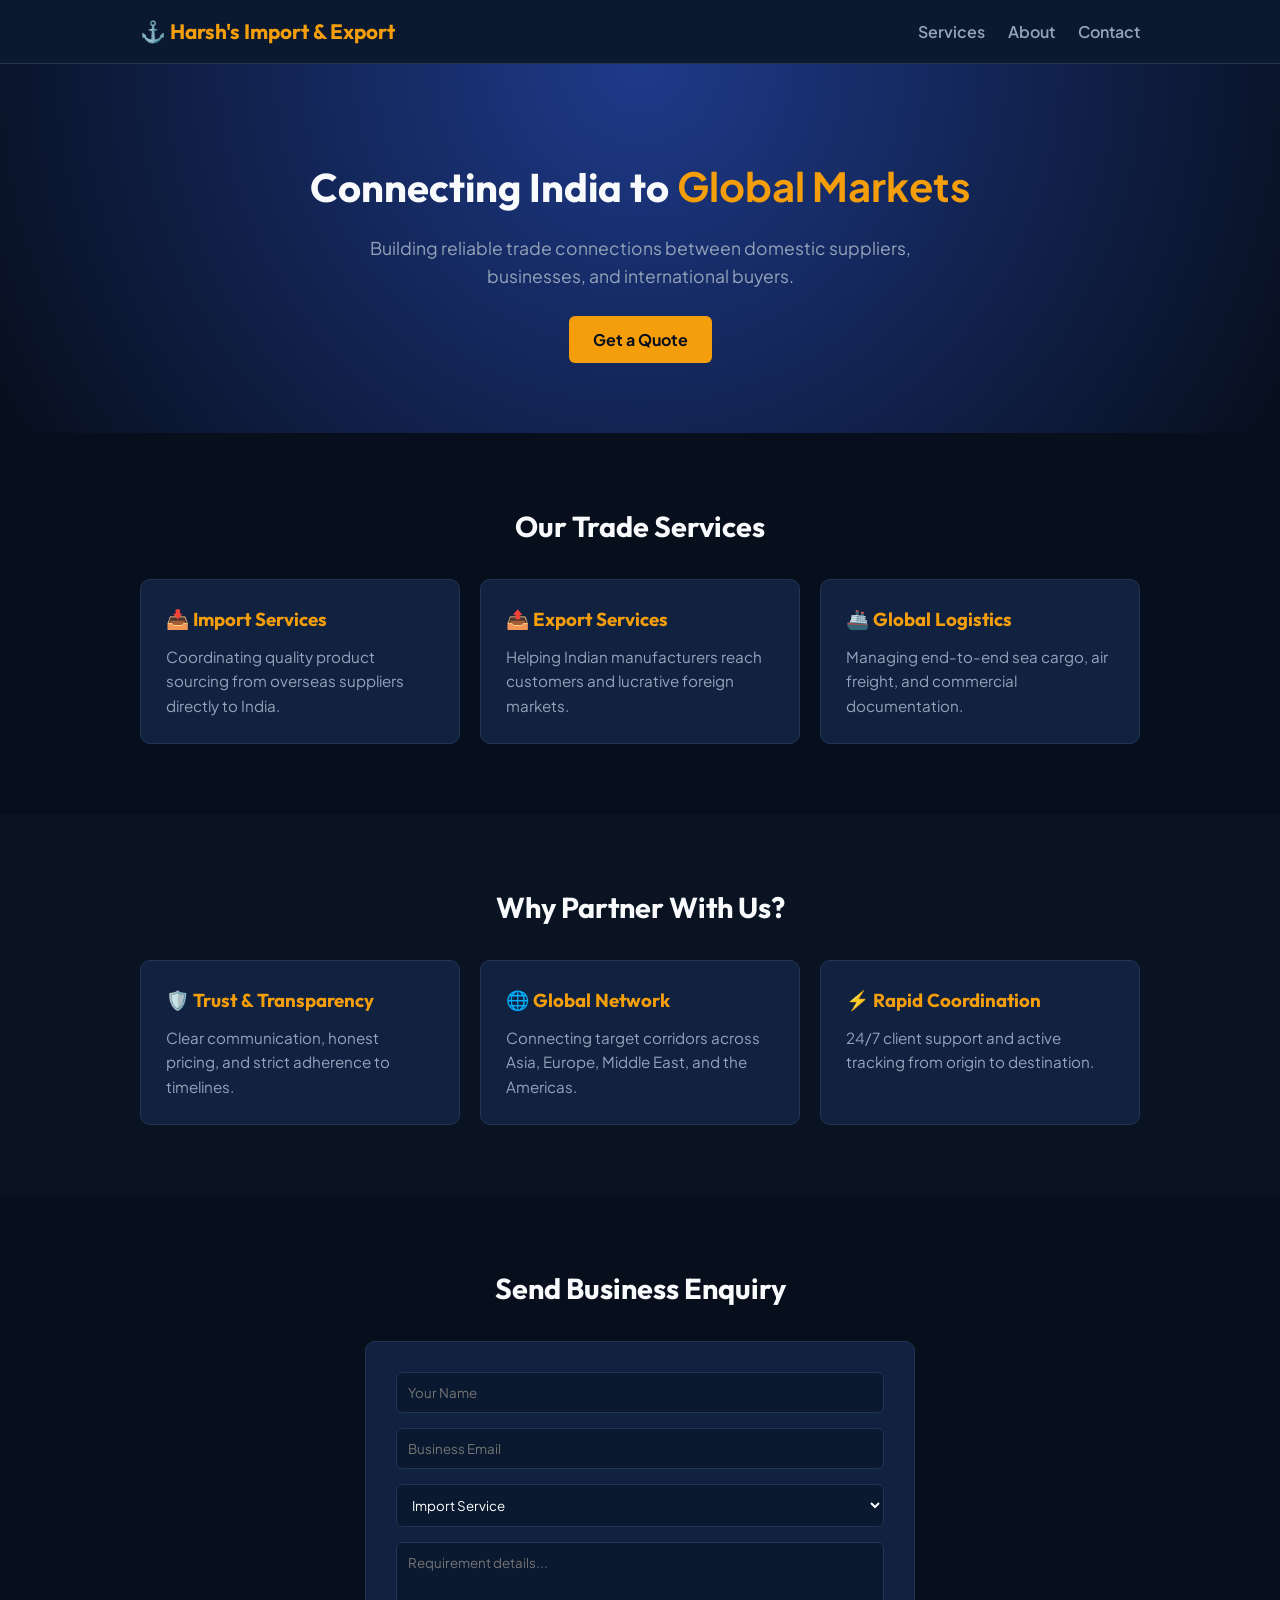
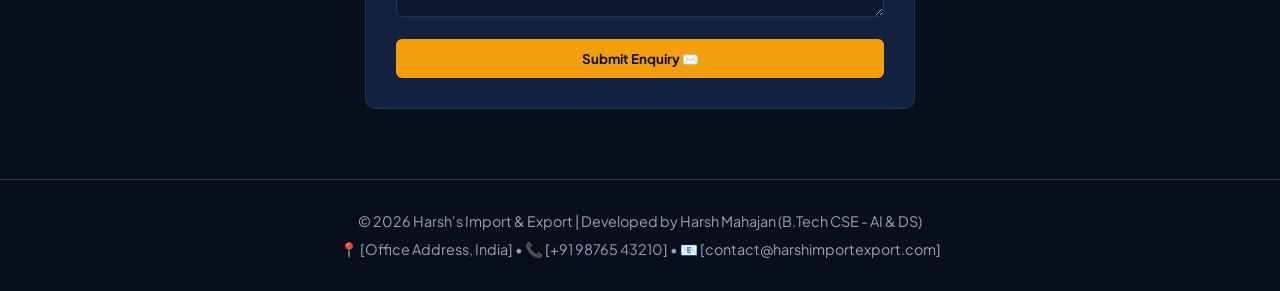
<file: index.html>
<!DOCTYPE html>
<html lang="en">

<head>

  <meta charset="UTF-8">
  <meta name="viewport" content="width=device-width, initial-scale=1.0">
  <title>Harsh's Import & Export | Connecting India to Global Markets</title>
  <!-- Modern Google Fonts: Outfit for titles, Plus Jakarta Sans for body text -->
  <link
    href="https://fonts.googleapis.com/css2?family=Outfit:wght@600;700&family=Plus+Jakarta+Sans:wght@400;600&display=swap"
    rel="stylesheet">
  <style>
    /* 1. COLOR VARIABLES & BASE RESET */
    :root {
      --navy: #0a192f;
      --card-bg: #112240;
      --gold: #f59e0b;
      --text: #f8fafc;
      --muted: #94a3b8;
    }

    * {
      margin: 0;
      padding: 0;
      box-sizing: border-box;
      font-family: 'Plus Jakarta Sans', sans-serif;
    }

    body {
      background: #070e1c;
      color: var(--text);
      line-height: 1.6;
    }

    .container {
      width: 90%;
      max-width: 1000px;
      margin: auto;
      padding: 20px 0;
    }

    /* 2. NAVIGATION BAR */
    header {
      background: var(--navy);
      border-bottom: 1px solid #233554;
      position: sticky;
      top: 0;
      z-index: 100;
    }

    .nav {
      display: flex;
      justify-content: space-between;
      align-items: center;
      padding: 15px 0;
    }

    .logo {
      font-family: 'Outfit', sans-serif;
      font-size: 1.3rem;
      font-weight: 700;
      color: var(--gold);
    }

    .nav a {
      color: var(--muted);
      text-decoration: none;
      margin-left: 20px;
      font-weight: 600;
      transition: 0.3s;
    }

    .nav a:hover {
      color: var(--gold);
    }

    /* 3. HERO SECTION */
    .hero {
      text-align: center;
      padding: 70px 0 50px;
      background: radial-gradient(circle at top, #1e3a8a, #070e1c);
    }

    .hero h1 {
      font-family: 'Outfit', sans-serif;
      font-size: 2.5rem;
      margin-bottom: 15px;
    }

    .hero span {
      color: var(--gold);
    }

    .hero p {
      color: var(--muted);
      max-width: 600px;
      margin: auto auto 25px;
      font-size: 1.1rem;
    }

    /* 4. BUTTONS */
    .btn {
      background: var(--gold);
      color: #070e1c;
      padding: 11px 24px;
      border-radius: 6px;
      text-decoration: none;
      font-weight: 700;
      border: none;
      cursor: pointer;
      transition: 0.3s;
      display: inline-block;
    }

    .btn:hover {
      background: #d97706;
      transform: translateY(-2px);
    }

    /* 5. SECTIONS & RESPONSIVE CARDS GRID */
    .section {
      padding: 50px 0;
    }

    .section-title {
      font-family: 'Outfit', sans-serif;
      text-align: center;
      font-size: 1.8rem;
      margin-bottom: 30px;
    }

    .grid {
      display: grid;
      grid-template-columns: repeat(auto-fit, minmax(260px, 1fr));
      gap: 20px;
    }

    .card {
      background: var(--card-bg);
      border: 1px solid #233554;
      border-radius: 10px;
      padding: 25px;
      transition: 0.3s;
    }

    .card:hover {
      transform: translateY(-5px);
      border-color: var(--gold);
    }

    .card h3 {
      color: var(--gold);
      margin-bottom: 10px;
      font-family: 'Outfit', sans-serif;
    }

    .card p {
      color: var(--muted);
      font-size: 0.95rem;
    }

    /* 6. BUSINESS ENQUIRY FORM */
    .form-box {
      background: var(--card-bg);
      border: 1px solid #233554;
      padding: 30px;
      border-radius: 10px;
      max-width: 550px;
      margin: auto;
    }

    .form-box input,
    .form-box textarea,
    .form-box select {
      width: 100%;
      padding: 11px;
      margin-bottom: 15px;
      border-radius: 6px;
      border: 1px solid #233554;
      background: #0a192f;
      color: #fff;
      outline: none;
    }

    .form-box input:focus,
    .form-box textarea:focus {
      border-color: var(--gold);
    }

    /* 7. FOOTER */
    footer {
      text-align: center;
      padding: 30px 0;
      border-top: 1px solid #233554;
      color: var(--muted);
      font-size: 0.9rem;
    }
  </style>
</head>

<body>
  <!-- HEADER NAVIGATION -->
  <header>
    <div class="container nav">
      <div class="logo">⚓ Harsh's Import & Export</div>
      <nav>
        <a href="#services">Services</a>
        <a href="#about">About</a>
        <a href="#contact">Contact</a>
      </nav>
    </div>
  </header>
  <!-- HERO SECTION -->
  <section class="hero">
    <div class="container">
      <h1>Connecting India to <span>Global Markets</span></h1>
      <p>Building reliable trade connections between domestic suppliers, businesses, and international buyers.</p>
      <a href="#contact" class="btn">Get a Quote</a>
    </div>
  </section>
  <!-- SERVICES SECTION -->
  <section id="services" class="section">
    <div class="container">
      <h2 class="section-title">Our Trade Services</h2>
      <div class="grid">
        <div class="card">
          <h3>📥 Import Services</h3>
          <p>Coordinating quality product sourcing from overseas suppliers directly to India.</p>
        </div>
        <div class="card">
          <h3>📤 Export Services</h3>
          <p>Helping Indian manufacturers reach customers and lucrative foreign markets.</p>
        </div>
        <div class="card">
          <h3>🚢 Global Logistics</h3>
          <p>Managing end-to-end sea cargo, air freight, and commercial documentation.</p>
        </div>
      </div>
    </div>
  </section>
  <!-- ABOUT SECTION -->
  <section id="about" class="section" style="background: #091322;">
    <div class="container">
      <h2 class="section-title">Why Partner With Us?</h2>
      <div class="grid">
        <div class="card">
          <h3>🛡️ Trust & Transparency</h3>
          <p>Clear communication, honest pricing, and strict adherence to timelines.</p>
        </div>
        <div class="card">
          <h3>🌐 Global Network</h3>
          <p>Connecting target corridors across Asia, Europe, Middle East, and the Americas.</p>
        </div>
        <div class="card">
          <h3>⚡ Rapid Coordination</h3>
          <p>24/7 client support and active tracking from origin to destination.</p>
        </div>
      </div>
    </div>
  </section>
  <!-- CONTACT ENQUIRY FORM -->
  <section id="contact" class="section">
    <div class="container">
      <h2 class="section-title">Send Business Enquiry</h2>
      <form class="form-box" id="tradeForm">
        <input type="text" id="name" placeholder="Your Name" required>
        <input type="email" id="email" placeholder="Business Email" required>
        <select id="service">
          <option value="Import">Import Service</option>
          <option value="Export">Export Service</option>
          <option value="Logistics">Logistics</option>
        </select>
        <textarea id="msg" rows="3" placeholder="Requirement details..." required></textarea>
        <button type="submit" class="btn" style="width: 100%;">Submit Enquiry ✉️</button>
      </form>
    </div>
  </section>
  <!-- FOOTER -->
  <footer>
    <p>© 2026 Harsh's Import & Export | Developed by Harsh Mahajan (B.Tech CSE - AI & DS)</p>
    <p style="margin-top: 5px;">📍 [Office Address, India] • 📞 [+91 98765 43210] • 📧 [contact@harshimportexport.com]
    </p>
  </footer>
  <!-- JAVASCRIPT LOGIC -->
  <script>
    document.getElementById('tradeForm').addEventListener('submit', function (e) {
      e.preventDefault();
      const clientName = document.getElementById('name').value;
      alert('Thank you ' + clientName + '! Your trade enquiry has been received. We will contact you soon.');
      this.reset();
    });
  </script>
</body>

</html>
</file>
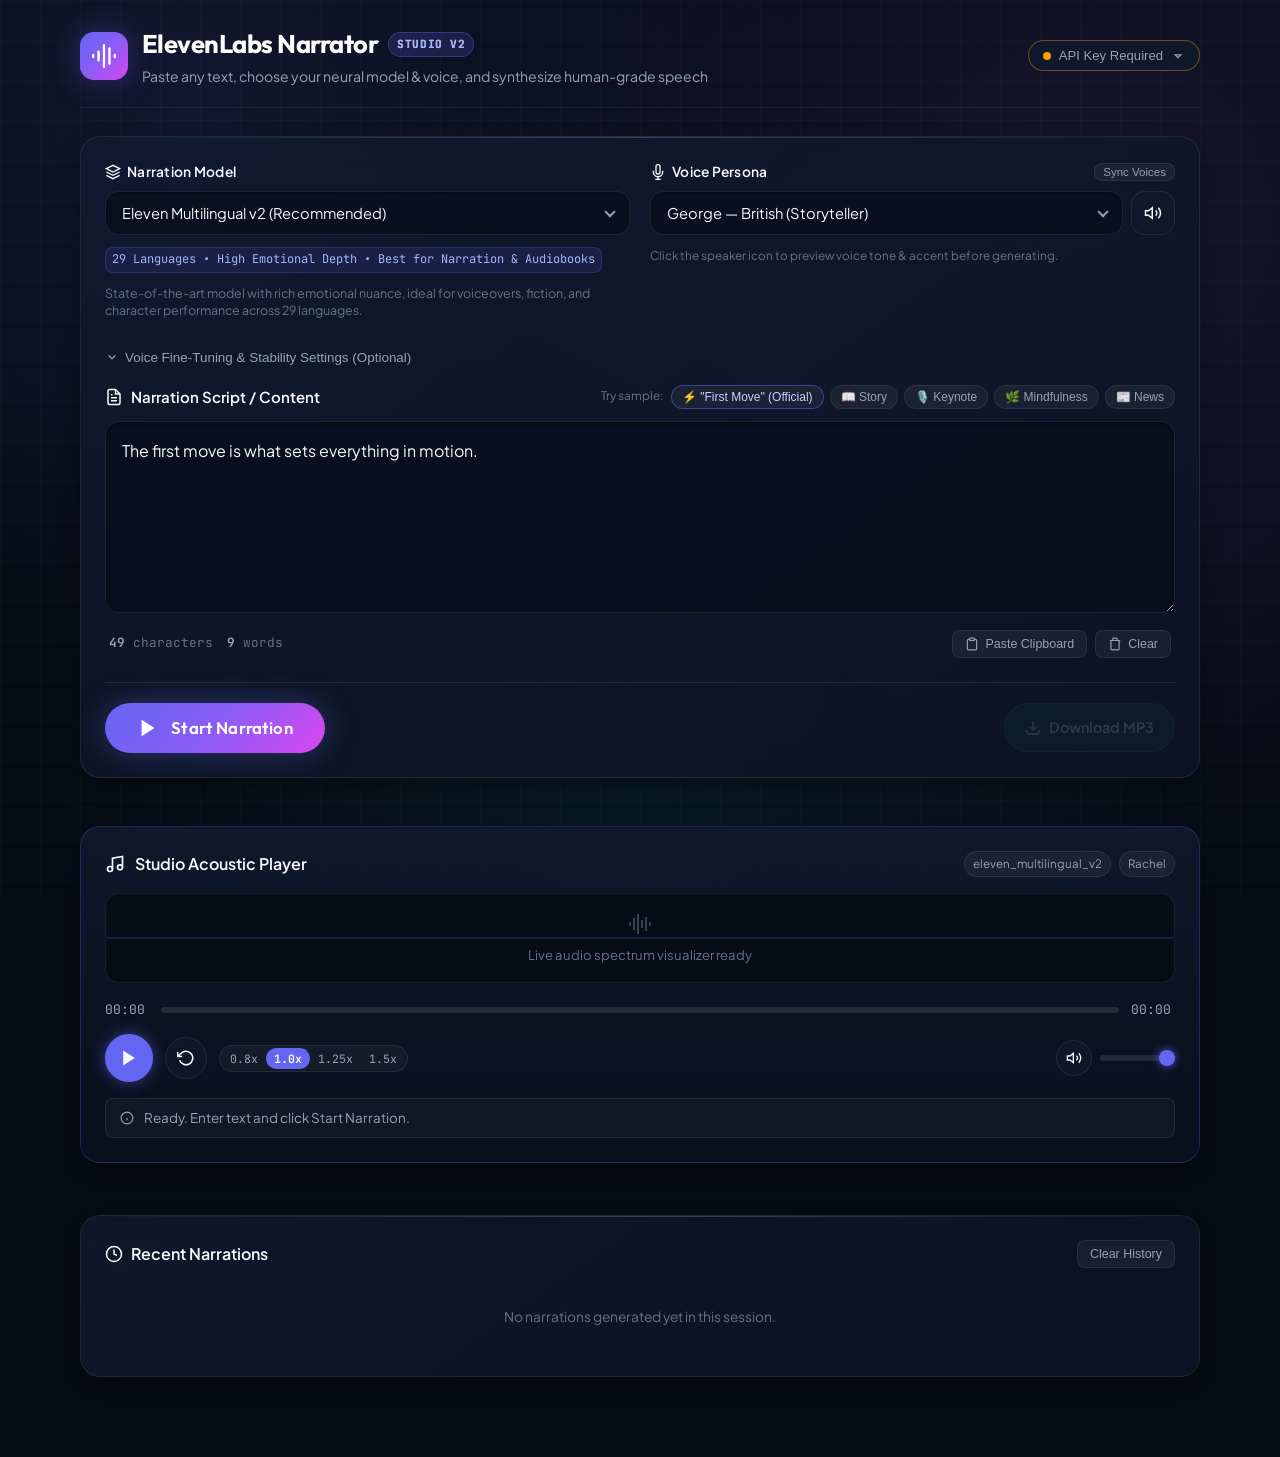
<file: elevenlabs-narrator/index.html>
<!DOCTYPE html>
<html lang="en">

<head>
  <meta charset="UTF-8">
  <meta name="viewport" content="width=device-width, initial-scale=1.0">
  <meta name="description"
    content="ElevenLabs Voice Narrator Studio — Synthesize lifelike speech from any text using ElevenLabs deep-learning TTS models with real-time waveform visualization.">
  <title>ElevenLabs Voice Narrator Studio</title>

  <!-- Premium Typography: Outfit for headers, Plus Jakarta Sans for UI, JetBrains Mono for stats -->
  <link rel="preconnect" href="https://fonts.googleapis.com">
  <link rel="preconnect" href="https://fonts.gstatic.com" crossorigin>
  <link
    href="https://fonts.googleapis.com/css2?family=JetBrains+Mono:wght@400;500;600&family=Outfit:wght@500;600;700;800&family=Plus+Jakarta+Sans:wght@400;500;600;700&display=swap"
    rel="stylesheet">

  <link rel="stylesheet" href="style.css">

  <!-- Import Map to resolve '@elevenlabs/elevenlabs-js' in standard ES Module imports -->
  <script type="importmap">
  {
    "imports": {
      "@elevenlabs/elevenlabs-js": "./elevenlabs-sdk.js",
      "elevenlabs": "./elevenlabs-sdk.js"
    }
  }
  </script>
</head>

<body>
  <div class="app-container">

    <!-- Top Header -->
    <header class="app-header">
      <div class="brand-section">
        <div class="brand-icon-box" aria-hidden="true">
          <!-- Sound Wave Icon -->
          <svg viewBox="0 0 24 24" fill="none" stroke="currentColor" stroke-width="2.2" stroke-linecap="round"
            stroke-linejoin="round">
            <path d="M12 2v20M17 5v14M7 8v8M2 11v2M22 11v2"></path>
          </svg>
        </div>
        <div class="brand-text">
          <h1>
            ElevenLabs Narrator
            <span class="badge-tag">Studio v2</span>
          </h1>
          <p class="brand-subtitle">Paste any text, choose your neural model & voice, and synthesize human-grade speech
          </p>
        </div>
      </div>

      <div class="header-actions">
        <!-- API Status Indicator & Toggle -->
        <button id="apiStatusPill" class="api-status-pill" title="Click to configure your ElevenLabs API Key"
          aria-expanded="false">
          <span id="statusDot" class="status-dot"></span>
          <span id="statusText">API Key Required</span>
          <svg width="14" height="14" viewBox="0 0 24 24" fill="none" stroke="currentColor" stroke-width="2">
            <path d="M12 15l-5-5h10l-5 5z"></path>
          </svg>
        </button>
      </div>
    </header>

    <!-- Collapsible API Key Configuration Drawer -->
    <section id="apiDrawer" class="api-config-drawer" aria-label="ElevenLabs API Configuration">
      <div class="drawer-header">
        <h3>
          <svg width="18" height="18" viewBox="0 0 24 24" fill="none" stroke="currentColor" stroke-width="2">
            <rect x="3" y="11" width="18" height="11" rx="2" ry="2"></rect>
            <path d="M7 11V7a5 5 0 0 1 10 0v4"></path>
          </svg>
          ElevenLabs API Authentication
        </h3>
        <button id="closeDrawerBtn" class="btn-secondary-sm" title="Close API Drawer">
          <svg width="14" height="14" viewBox="0 0 24 24" fill="none" stroke="currentColor" stroke-width="2">
            <line x1="18" y1="6" x2="6" y2="18"></line>
            <line x1="6" y1="6" x2="18" y2="18"></line>
          </svg>
          Close
        </button>
      </div>
      <p class="drawer-help-text">
        Your API key communicates directly with the official ElevenLabs endpoint (<code>api.elevenlabs.io</code>). It is
        securely stored only in your local browser storage.
        Don't have an API key? Get one for free at <a href="https://elevenlabs.io/app/speech-synthesis" target="_blank"
          rel="noopener noreferrer">elevenlabs.io</a>.
      </p>
      <div class="api-input-group">
        <div class="input-wrapper-key">
          <input type="password" id="apiKeyInput" placeholder="sk_... Enter your ElevenLabs API Key" autocomplete="off"
            spellcheck="false">
          <button id="toggleKeyVisibilityBtn" class="toggle-visibility-btn" type="button" title="Toggle visibility">
            <svg width="16" height="16" viewBox="0 0 24 24" fill="none" stroke="currentColor" stroke-width="2">
              <path d="M1 12s4-8 11-8 11 8 11 8-4 8-11 8-11-8-11-8z"></path>
              <circle cx="12" cy="12" r="3"></circle>
            </svg>
          </button>
        </div>
        <button id="saveApiKeyBtn" class="btn-secondary-sm"
          style="background: var(--accent-primary); color: #fff; border: none; padding: 10px 18px;">
          Save Key
        </button>
        <button id="testKeyBtn" class="btn-secondary-sm">
          Test & Sync
        </button>
        <button id="clearKeyBtn" class="btn-secondary-sm" style="color: var(--accent-rose);">
          Clear
        </button>
        <div id="keyQuotaBadge" class="key-badge-quota"></div>
      </div>
    </section>

    <!-- Main Workspace Studio Grid -->
    <main class="studio-grid">

      <!-- Studio Configuration Card -->
      <section class="glass-card">

        <!-- Model and Voice Selectors -->
        <div class="controls-row">

          <!-- ElevenLabs Model Selection -->
          <div class="control-group">
            <label class="control-label" for="modelSelect">
              <span>
                <svg width="16" height="16" viewBox="0 0 24 24" fill="none" stroke="currentColor" stroke-width="2">
                  <polygon points="12 2 2 7 12 12 22 7 12 2"></polygon>
                  <polyline points="2 17 12 22 22 17"></polyline>
                  <polyline points="2 12 12 17 22 12"></polyline>
                </svg>
                Narration Model
              </span>
            </label>
            <div class="select-wrapper">
              <select id="modelSelect" class="custom-select" aria-label="Select ElevenLabs Narration Model">
                <!-- Dynamically populated via app.js with ElevenLabs models -->
              </select>
            </div>
            <div class="model-meta-info">
              <span id="modelMetaBadge" class="model-tag">Loading models...</span>
            </div>
            <p id="modelDescription"
              style="font-size: 0.78rem; color: var(--text-dim); margin-top: 4px; line-height: 1.4;"></p>
          </div>

          <!-- ElevenLabs Voice Selection -->
          <div class="control-group">
            <label class="control-label" for="voiceSelect">
              <span>
                <svg width="16" height="16" viewBox="0 0 24 24" fill="none" stroke="currentColor" stroke-width="2">
                  <path d="M12 1a3 3 0 0 0-3 3v8a3 3 0 0 0 6 0V4a3 3 0 0 0-3-3z"></path>
                  <path d="M19 10v2a7 7 0 0 1-14 0v-2"></path>
                  <line x1="12" y1="19" x2="12" y2="23"></line>
                  <line x1="8" y1="23" x2="16" y2="23"></line>
                </svg>
                Voice Persona
              </span>
              <button id="refreshVoicesBtn" class="btn-secondary-sm" style="padding: 2px 8px; font-size: 0.72rem;"
                title="Fetch all voices from ElevenLabs account">
                Sync Voices
              </button>
            </label>
            <div class="voice-select-row">
              <div class="select-wrapper" style="flex: 1;">
                <select id="voiceSelect" class="custom-select" aria-label="Select ElevenLabs Voice">
                  <!-- Dynamically populated via app.js -->
                </select>
              </div>
              <button id="previewVoiceBtn" class="preview-voice-btn" type="button"
                title="Listen to voice preview sample">
                <svg width="18" height="18" viewBox="0 0 24 24" fill="none" stroke="currentColor" stroke-width="2">
                  <polygon points="11 5 6 9 2 9 2 15 6 15 11 19 11 5"></polygon>
                  <path d="M15.54 8.46a5 5 0 0 1 0 7.07"></path>
                  <path d="M19.07 4.93a10 10 0 0 1 0 14.14"></path>
                </svg>
              </button>
            </div>
            <div style="font-size: 0.74rem; color: var(--text-dim); margin-top: 4px;">
              Click the speaker icon to preview voice tone & accent before generating.
            </div>
          </div>

        </div>

        <!-- Advanced Voice Tuning Accordion -->
        <button id="tuningToggleBtn" class="accordion-toggle" type="button" aria-expanded="false">
          <svg width="14" height="14" viewBox="0 0 24 24" fill="none" stroke="currentColor" stroke-width="2">
            <polyline points="6 9 12 15 18 9"></polyline>
          </svg>
          Voice Fine-Tuning & Stability Settings (Optional)
        </button>

        <div id="tuningDrawer" class="tuning-drawer">
          <!-- Stability Slider -->
          <div class="slider-group">
            <div class="slider-label">
              <span>Stability (Consistency vs Expressiveness)</span>
              <span id="stabilityVal" class="slider-val">0.50</span>
            </div>
            <input type="range" id="stabilitySlider" min="0" max="1" step="0.05" value="0.50">
          </div>

          <!-- Similarity Slider -->
          <div class="slider-group">
            <div class="slider-label">
              <span>Clarity & Similarity Boost</span>
              <span id="similarityVal" class="slider-val">0.75</span>
            </div>
            <input type="range" id="similaritySlider" min="0" max="1" step="0.05" value="0.75">
          </div>

          <!-- Style Exaggeration Slider -->
          <div class="slider-group">
            <div class="slider-label">
              <span>Style Exaggeration</span>
              <span id="styleVal" class="slider-val">0.00</span>
            </div>
            <input type="range" id="styleSlider" min="0" max="1" step="0.05" value="0.00">
          </div>

          <!-- Speaker Boost Checkbox -->
          <div style="display: flex; align-items: center; justify-content: space-between; padding-top: 14px;">
            <label
              style="font-size: 0.82rem; color: var(--text-muted); display: flex; align-items: center; gap: 8px; cursor: pointer;">
              <input type="checkbox" id="speakerBoostCheckbox" checked
                style="accent-color: var(--accent-primary); width: 16px; height: 16px;">
              Enable Speaker Boost (Improves similarity)
            </label>
            <button id="resetTuningBtn" class="btn-secondary-sm" type="button">Reset</button>
          </div>
        </div>

        <!-- Text Input Area -->
        <div class="input-header">
          <label for="textInput" class="input-header-title">
            <svg width="18" height="18" viewBox="0 0 24 24" fill="none" stroke="currentColor" stroke-width="2">
              <path d="M14 2H6a2 2 0 0 0-2 2v16a2 2 0 0 0 2 2h12a2 2 0 0 0 2-2V8z"></path>
              <polyline points="14 2 14 8 20 8"></polyline>
              <line x1="16" y1="13" x2="8" y2="13"></line>
              <line x1="16" y1="17" x2="8" y2="17"></line>
              <polyline points="10 9 9 9 8 9"></polyline>
            </svg>
            Narration Script / Content
          </label>

          <!-- Quick Preset Prompts -->
          <div class="sample-prompts-bar">
            <span style="font-size: 0.74rem; color: var(--text-dim); margin-right: 2px;">Try sample:</span>
            <button class="preset-chip" data-preset="firstMove" type="button"
              style="border-color: rgba(99, 102, 241, 0.5); color: #c7d2fe;">⚡ "First Move" (Official)</button>
            <button class="preset-chip" data-preset="fantasy" type="button">📖 Story</button>
            <button class="preset-chip" data-preset="tech" type="button">🎙️ Keynote</button>
            <button class="preset-chip" data-preset="meditation" type="button">🌿 Mindfulness</button>
            <button class="preset-chip" data-preset="news" type="button">📰 News</button>
          </div>
        </div>

        <div class="textarea-container">
          <textarea id="textInput" class="main-textarea" rows="6"
            placeholder="Paste any article, dialogue, book chapter, speech, or script here to narrate using ElevenLabs AI..."
            aria-label="Text to narrate">The first move is what sets everything in motion.</textarea>
        </div>

        <!-- Textarea Toolbar -->
        <div class="textarea-toolbar">
          <div class="text-stats">
            <span class="stat-item"><strong id="charCount">0</strong> characters</span>
            <span class="stat-item"><strong id="wordCount">0</strong> words</span>
          </div>

          <div class="textarea-actions">
            <button id="pasteTextBtn" class="btn-secondary-sm" type="button">
              <svg width="14" height="14" viewBox="0 0 24 24" fill="none" stroke="currentColor" stroke-width="2">
                <path d="M16 4h2a2 2 0 0 1 2 2v14a2 2 0 0 1-2 2H6a2 2 0 0 1-2-2V6a2 2 0 0 1 2-2h2"></path>
                <rect x="8" y="2" width="8" height="4" rx="1" ry="1"></rect>
              </svg>
              Paste Clipboard
            </button>
            <button id="clearTextBtn" class="btn-secondary-sm" type="button">
              <svg width="14" height="14" viewBox="0 0 24 24" fill="none" stroke="currentColor" stroke-width="2">
                <polyline points="3 6 5 6 21 6"></polyline>
                <path d="M19 6v14a2 2 0 0 1-2 2H7a2 2 0 0 1-2-2V6m3 0V4a2 2 0 0 1 2-2h4a2 2 0 0 1 2 2v2"></path>
              </svg>
              Clear
            </button>
          </div>
        </div>

        <!-- Primary Action Trigger -->
        <div class="action-bar">
          <button id="playNarrationBtn" class="play-narration-btn" type="button">
            <span class="spinner" aria-hidden="true"></span>
            <svg class="btn-icon" width="22" height="22" viewBox="0 0 24 24" fill="currentColor">
              <polygon points="5 3 19 12 5 21 5 3"></polygon>
            </svg>
            <span id="btnText">Start Narration</span>
          </button>

          <div class="action-auxiliary">
            <a id="downloadBtn" class="download-btn disabled" href="#" download="narration.mp3">
              <svg width="16" height="16" viewBox="0 0 24 24" fill="none" stroke="currentColor" stroke-width="2">
                <path d="M21 15v4a2 2 0 0 1-2 2H5a2 2 0 0 1-2-2v-4"></path>
                <polyline points="7 10 12 15 17 10"></polyline>
                <line x1="12" y1="15" x2="12" y2="3"></line>
              </svg>
              Download MP3
            </a>
          </div>
        </div>

      </section>

      <!-- Audio Player & Live Visualizer Card -->
      <section id="playerCard" class="player-card" aria-label="Audio Playback & Visualization">
        <div class="player-header">
          <div class="player-title">
            <svg width="20" height="20" viewBox="0 0 24 24" fill="none" stroke="currentColor" stroke-width="2">
              <path d="M9 18V5l12-2v13"></path>
              <circle cx="6" cy="18" r="3"></circle>
              <circle cx="18" cy="16" r="3"></circle>
            </svg>
            Studio Acoustic Player
          </div>

          <div class="player-meta-badges">
            <span id="playerModelBadge" class="badge-info">eleven_multilingual_v2</span>
            <span id="playerVoiceBadge" class="badge-info">Rachel</span>
          </div>
        </div>

        <!-- Real-Time Waveform Visualizer Canvas -->
        <div class="waveform-container">
          <canvas id="waveformCanvas"></canvas>
          <div id="waveformPlaceholder" class="waveform-placeholder">
            <svg viewBox="0 0 24 24" fill="none" stroke="currentColor" stroke-width="2">
              <path d="M2 10v4M6 6v12M10 2v20M14 8v8M18 5v14M22 10v4"></path>
            </svg>
            <span>Live audio spectrum visualizer ready</span>
          </div>
        </div>

        <!-- Playback Timeline / Scrubber -->
        <div class="playback-timeline">
          <span id="currentTimeDisplay" class="time-display">00:00</span>
          <div class="timeline-slider-wrap">
            <div id="timelineProgressBar" class="timeline-progress-bar">
              <div id="timelineFilled" class="timeline-filled"></div>
            </div>
          </div>
          <span id="totalDurationDisplay" class="time-display">00:00</span>
        </div>

        <!-- Player Controls -->
        <div class="player-controls">
          <div class="left-controls">
            <!-- Play / Pause Main Button -->
            <button id="playerPlayBtn" class="audio-ctrl-btn play-pause-main" type="button" title="Play / Pause Audio">
              <svg width="20" height="20" viewBox="0 0 24 24" fill="currentColor">
                <polygon points="5 3 19 12 5 21 5 3"></polygon>
              </svg>
            </button>

            <!-- Replay Button -->
            <button id="playerReplayBtn" class="audio-ctrl-btn" type="button" title="Replay from beginning">
              <svg width="18" height="18" viewBox="0 0 24 24" fill="none" stroke="currentColor" stroke-width="2">
                <polyline points="1 4 1 10 7 10"></polyline>
                <path d="M3.51 15a9 9 0 1 0 2.13-9.36L1 10"></path>
              </svg>
            </button>

            <!-- Speed Chips -->
            <div class="speed-group" title="Playback speed">
              <button class="speed-chip" data-speed="0.8">0.8x</button>
              <button class="speed-chip active" data-speed="1.0">1.0x</button>
              <button class="speed-chip" data-speed="1.25">1.25x</button>
              <button class="speed-chip" data-speed="1.5">1.5x</button>
            </div>
          </div>

          <div class="right-controls">
            <!-- Volume Control -->
            <div class="volume-group">
              <button id="muteBtn" class="audio-ctrl-btn" style="width: 36px; height: 36px;" type="button"
                title="Mute / Unmute">
                <svg width="16" height="16" viewBox="0 0 24 24" fill="none" stroke="currentColor" stroke-width="2">
                  <polygon points="11 5 6 9 2 9 2 15 6 15 11 19 11 5"></polygon>
                  <path d="M19.07 4.93a10 10 0 0 1 0 14.14M15.54 8.46a5 5 0 0 1 0 7.07"></path>
                </svg>
              </button>
              <input type="range" id="volumeSlider" class="volume-slider" min="0" max="1" step="0.05" value="1"
                title="Volume">
            </div>
          </div>
        </div>

        <!-- Status & Telemetry Bar -->
        <div id="statusBar" class="status-bar">
          <svg width="14" height="14" viewBox="0 0 24 24" fill="none" stroke="currentColor" stroke-width="2">
            <circle cx="12" cy="12" r="10"></circle>
            <line x1="12" y1="16" x2="12" y2="12"></line>
            <line x1="12" y1="8" x2="12.01" y2="8"></line>
          </svg>
          <span id="statusLogText">Ready. Enter text and click Start Narration.</span>
        </div>
      </section>

      <!-- Narration Session History -->
      <section class="glass-card history-section" aria-label="Session Audio History">
        <div class="history-header">
          <h3>
            <svg width="18" height="18" viewBox="0 0 24 24" fill="none" stroke="currentColor" stroke-width="2">
              <circle cx="12" cy="12" r="10"></circle>
              <polyline points="12 6 12 12 16 14"></polyline>
            </svg>
            Recent Narrations
          </h3>
          <button id="clearHistoryBtn" class="btn-secondary-sm" type="button">Clear History</button>
        </div>
        <div id="historyList" class="history-list">
          <!-- Populated by app.js -->
        </div>
      </section>

    </main>

  </div>

  <!-- Floating Toast Notifications Container -->
  <div id="toastContainer" class="toast-container" aria-live="polite"></div>

  <!-- ElevenLabs Official SDK Browser Interface & Application Engine -->
  <script src="elevenlabs-sdk.js"></script>
  <script type="module" src="app.js"></script>
</body>

</html>
</file>
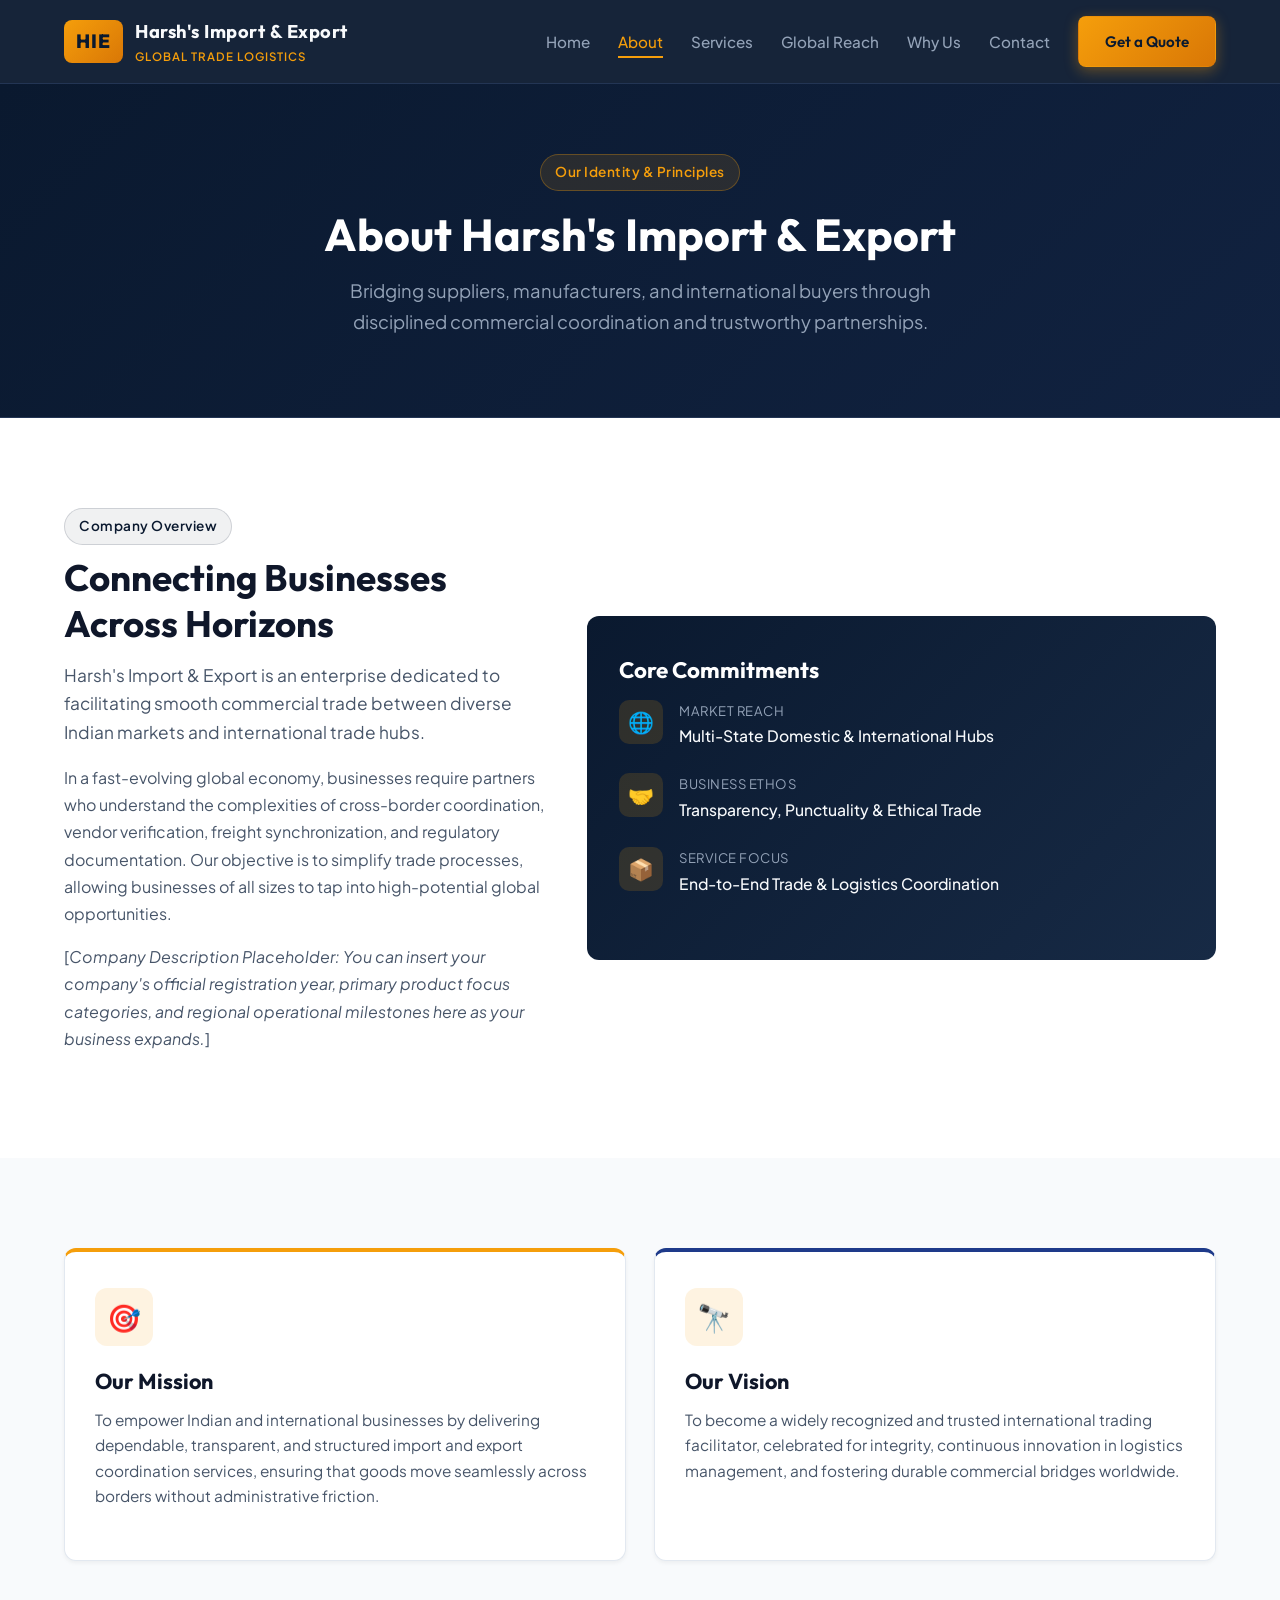
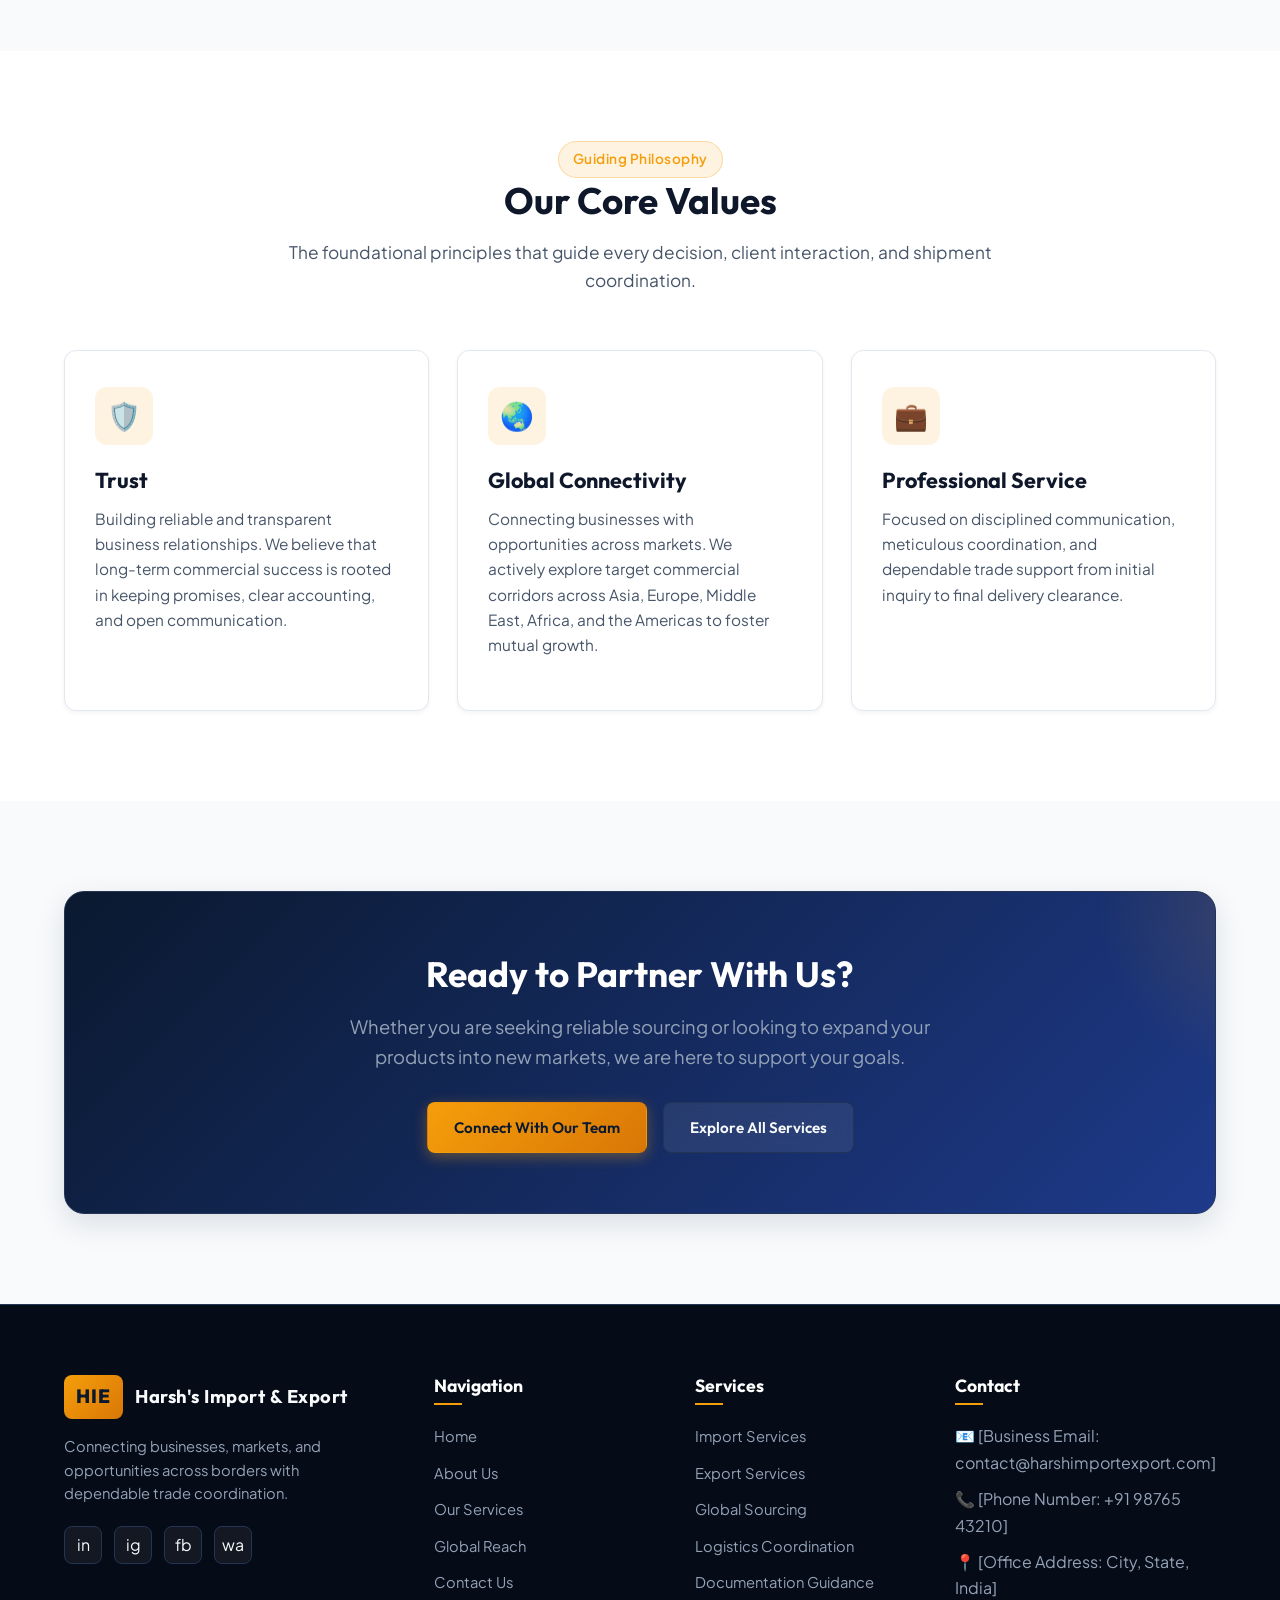
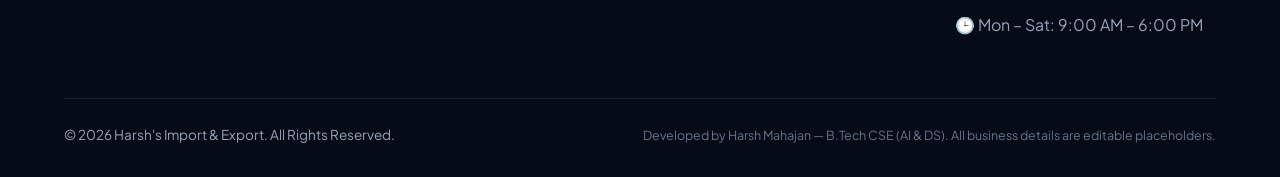
<file: about.html>
<!DOCTYPE html>
<html lang="en">
<head>
  <meta charset="UTF-8" />
  <meta name="viewport" content="width=device-width, initial-scale=1.0" />
  <title>About Us | Harsh's Import & Export — Global Trading Partner</title>
  
  <meta name="description" content="Learn about Harsh's Import & Export — our mission, vision, and core values in bridging Indian domestic markets with international commercial opportunities." />
  <meta name="author" content="Harsh's Import & Export" />

  <!-- Google Fonts -->
  <link rel="preconnect" href="https://fonts.googleapis.com" />
  <link rel="preconnect" href="https://fonts.gstatic.com" crossorigin />
  <link href="https://fonts.googleapis.com/css2?family=Outfit:wght@500;600;700;800&family=Plus+Jakarta+Sans:wght@400;500;600;700&display=swap" rel="stylesheet" />

  <!-- Stylesheet -->
  <link rel="stylesheet" href="css/style.css" />
</head>
<body>

  <!-- Navigation Bar -->
  <header class="header" id="header">
    <div class="container nav-container">
      <a href="index.html" class="logo" aria-label="Harsh's Import & Export Homepage">
        <div class="logo-badge">HIE</div>
        <div class="logo-text">
          <span class="logo-name">Harsh's Import & Export</span>
          <span class="logo-tagline">Global Trade Logistics</span>
        </div>
      </a>

      <nav class="nav-menu" id="navMenu">
        <a href="index.html" class="nav-link">Home</a>
        <a href="about.html" class="nav-link active">About</a>
        <a href="services.html" class="nav-link">Services</a>
        <a href="index.html#global-reach" class="nav-link">Global Reach</a>
        <a href="index.html#why-us" class="nav-link">Why Us</a>
        <a href="contact.html" class="nav-link">Contact</a>
        <a href="contact.html" class="btn btn-primary nav-cta-btn">Get a Quote</a>
      </nav>

      <button class="hamburger" id="hamburger" aria-label="Open Navigation Menu" aria-expanded="false">
        <span class="hamburger-line"></span>
        <span class="hamburger-line"></span>
        <span class="hamburger-line"></span>
      </button>
    </div>
  </header>

  <!-- Page Header -->
  <section class="page-hero">
    <div class="container">
      <div class="badge badge-gold" style="margin-bottom: 16px;">Our Identity & Principles</div>
      <h1 class="page-hero-title">About Harsh's Import & Export</h1>
      <p class="page-hero-subtitle">
        Bridging suppliers, manufacturers, and international buyers through disciplined commercial coordination and trustworthy partnerships.
      </p>
    </div>
  </section>

  <!-- Company Overview -->
  <section class="section section-white">
    <div class="container">
      <div class="contact-layout" style="align-items: center;">
        <div class="reveal">
          <div class="badge badge-navy">Company Overview</div>
          <h2 class="section-title" style="margin-top: 10px;">Connecting Businesses Across Horizons</h2>
          <p class="section-description" style="margin-bottom: 18px;">
            Harsh's Import & Export is an enterprise dedicated to facilitating smooth commercial trade between diverse Indian markets and international trade hubs.
          </p>
          <p style="color: var(--text-dark-body); line-height: 1.7;">
            In a fast-evolving global economy, businesses require partners who understand the complexities of cross-border coordination, vendor verification, freight synchronization, and regulatory documentation. Our objective is to simplify trade processes, allowing businesses of all sizes to tap into high-potential global opportunities.
          </p>
          <p style="color: var(--text-dark-body); line-height: 1.7;">
            [<em>Company Description Placeholder: You can insert your company's official registration year, primary product focus categories, and regional operational milestones here as your business expands.</em>]
          </p>
        </div>

        <div class="contact-info-card reveal" style="background: linear-gradient(135deg, #0a192f 0%, #172a45 100%);">
          <h3 style="color: #ffffff; font-size: 1.4rem; margin-bottom: 16px;">Core Commitments</h3>
          
          <div class="contact-item">
            <div class="contact-icon">🌐</div>
            <div>
              <div class="contact-label">Market Reach</div>
              <p class="contact-value">Multi-State Domestic & International Hubs</p>
            </div>
          </div>

          <div class="contact-item">
            <div class="contact-icon">🤝</div>
            <div>
              <div class="contact-label">Business Ethos</div>
              <p class="contact-value">Transparency, Punctuality & Ethical Trade</p>
            </div>
          </div>

          <div class="contact-item">
            <div class="contact-icon">📦</div>
            <div>
              <div class="contact-label">Service Focus</div>
              <p class="contact-value">End-to-End Trade & Logistics Coordination</p>
            </div>
          </div>
        </div>
      </div>
    </div>
  </section>

  <!-- Mission & Vision -->
  <section class="section section-light">
    <div class="container">
      <div class="cards-grid">
        <!-- Mission Card -->
        <div class="card reveal" style="border-top: 4px solid var(--accent-gold);">
          <div class="card-icon">🎯</div>
          <h3 class="card-title">Our Mission</h3>
          <p class="card-text">
            To empower Indian and international businesses by delivering dependable, transparent, and structured import and export coordination services, ensuring that goods move seamlessly across borders without administrative friction.
          </p>
        </div>

        <!-- Vision Card -->
        <div class="card reveal" style="border-top: 4px solid var(--primary-blue);">
          <div class="card-icon">🔭</div>
          <h3 class="card-title">Our Vision</h3>
          <p class="card-text">
            To become a widely recognized and trusted international trading facilitator, celebrated for integrity, continuous innovation in logistics management, and fostering durable commercial bridges worldwide.
          </p>
        </div>
      </div>
    </div>
  </section>

  <!-- Core Values (3 Value Cards) -->
  <section class="section section-white">
    <div class="container">
      <div class="section-header reveal">
        <div class="badge badge-gold">Guiding Philosophy</div>
        <h2 class="section-title">Our Core Values</h2>
        <p class="section-description">
          The foundational principles that guide every decision, client interaction, and shipment coordination.
        </p>
      </div>

      <div class="cards-grid">
        <!-- Value 1: Trust -->
        <div class="card reveal">
          <div class="card-icon">🛡️</div>
          <h3 class="card-title">Trust</h3>
          <p class="card-text">
            Building reliable and transparent business relationships. We believe that long-term commercial success is rooted in keeping promises, clear accounting, and open communication.
          </p>
        </div>

        <!-- Value 2: Global Connectivity -->
        <div class="card reveal">
          <div class="card-icon">🌏</div>
          <h3 class="card-title">Global Connectivity</h3>
          <p class="card-text">
            Connecting businesses with opportunities across markets. We actively explore target commercial corridors across Asia, Europe, Middle East, Africa, and the Americas to foster mutual growth.
          </p>
        </div>

        <!-- Value 3: Professional Service -->
        <div class="card reveal">
          <div class="card-icon">💼</div>
          <h3 class="card-title">Professional Service</h3>
          <p class="card-text">
            Focused on disciplined communication, meticulous coordination, and dependable trade support from initial inquiry to final delivery clearance.
          </p>
        </div>
      </div>
    </div>
  </section>

  <!-- CTA Banner -->
  <section class="section section-light">
    <div class="container">
      <div class="cta-banner reveal">
        <h2 class="cta-title">Ready to Partner With Us?</h2>
        <p class="cta-text">
          Whether you are seeking reliable sourcing or looking to expand your products into new markets, we are here to support your goals.
        </p>
        <div class="cta-actions">
          <a href="contact.html" class="btn btn-primary">Connect With Our Team</a>
          <a href="services.html" class="btn btn-secondary">Explore All Services</a>
        </div>
      </div>
    </div>
  </section>

  <!-- Footer -->
  <footer class="footer">
    <div class="container">
      <div class="footer-grid">
        <div class="footer-brand">
          <div class="logo">
            <div class="logo-badge">HIE</div>
            <div class="logo-text">
              <span class="logo-name">Harsh's Import & Export</span>
            </div>
          </div>
          <p class="footer-desc">
            Connecting businesses, markets, and opportunities across borders with dependable trade coordination.
          </p>
          <div class="social-links">
            <a href="https://linkedin.com" target="_blank" rel="noopener" class="social-link" aria-label="LinkedIn">in</a>
            <a href="https://instagram.com" target="_blank" rel="noopener" class="social-link" aria-label="Instagram">ig</a>
            <a href="https://facebook.com" target="_blank" rel="noopener" class="social-link" aria-label="Facebook">fb</a>
            <a href="https://whatsapp.com" target="_blank" rel="noopener" class="social-link" aria-label="WhatsApp">wa</a>
          </div>
        </div>

        <div>
          <h4 class="footer-title">Navigation</h4>
          <ul class="footer-links">
            <li><a href="index.html">Home</a></li>
            <li><a href="about.html">About Us</a></li>
            <li><a href="services.html">Our Services</a></li>
            <li><a href="index.html#global-reach">Global Reach</a></li>
            <li><a href="contact.html">Contact Us</a></li>
          </ul>
        </div>

        <div>
          <h4 class="footer-title">Services</h4>
          <ul class="footer-links">
            <li><a href="services.html#import">Import Services</a></li>
            <li><a href="services.html#export">Export Services</a></li>
            <li><a href="services.html#sourcing">Global Sourcing</a></li>
            <li><a href="services.html#logistics">Logistics Coordination</a></li>
            <li><a href="services.html#documentation">Documentation Guidance</a></li>
          </ul>
        </div>

        <div>
          <h4 class="footer-title">Contact</h4>
          <ul class="footer-links">
            <li>📧 [Business Email: contact@harshimportexport.com]</li>
            <li>📞 [Phone Number: +91 98765 43210]</li>
            <li>📍 [Office Address: City, State, India]</li>
            <li>🕒 Mon – Sat: 9:00 AM – 6:00 PM</li>
          </ul>
        </div>
      </div>

      <div class="footer-bottom">
        <p class="copyright">© 2026 Harsh's Import & Export. All Rights Reserved.</p>
        <p class="disclaimer">Developed by Harsh Mahajan — B.Tech CSE (AI & DS). All business details are editable placeholders.</p>
      </div>
    </div>
  </footer>

  <button class="back-to-top" id="backToTop" aria-label="Scroll back to top">↑</button>
  <script src="js/script.js"></script>
</body>
</html>
</file>
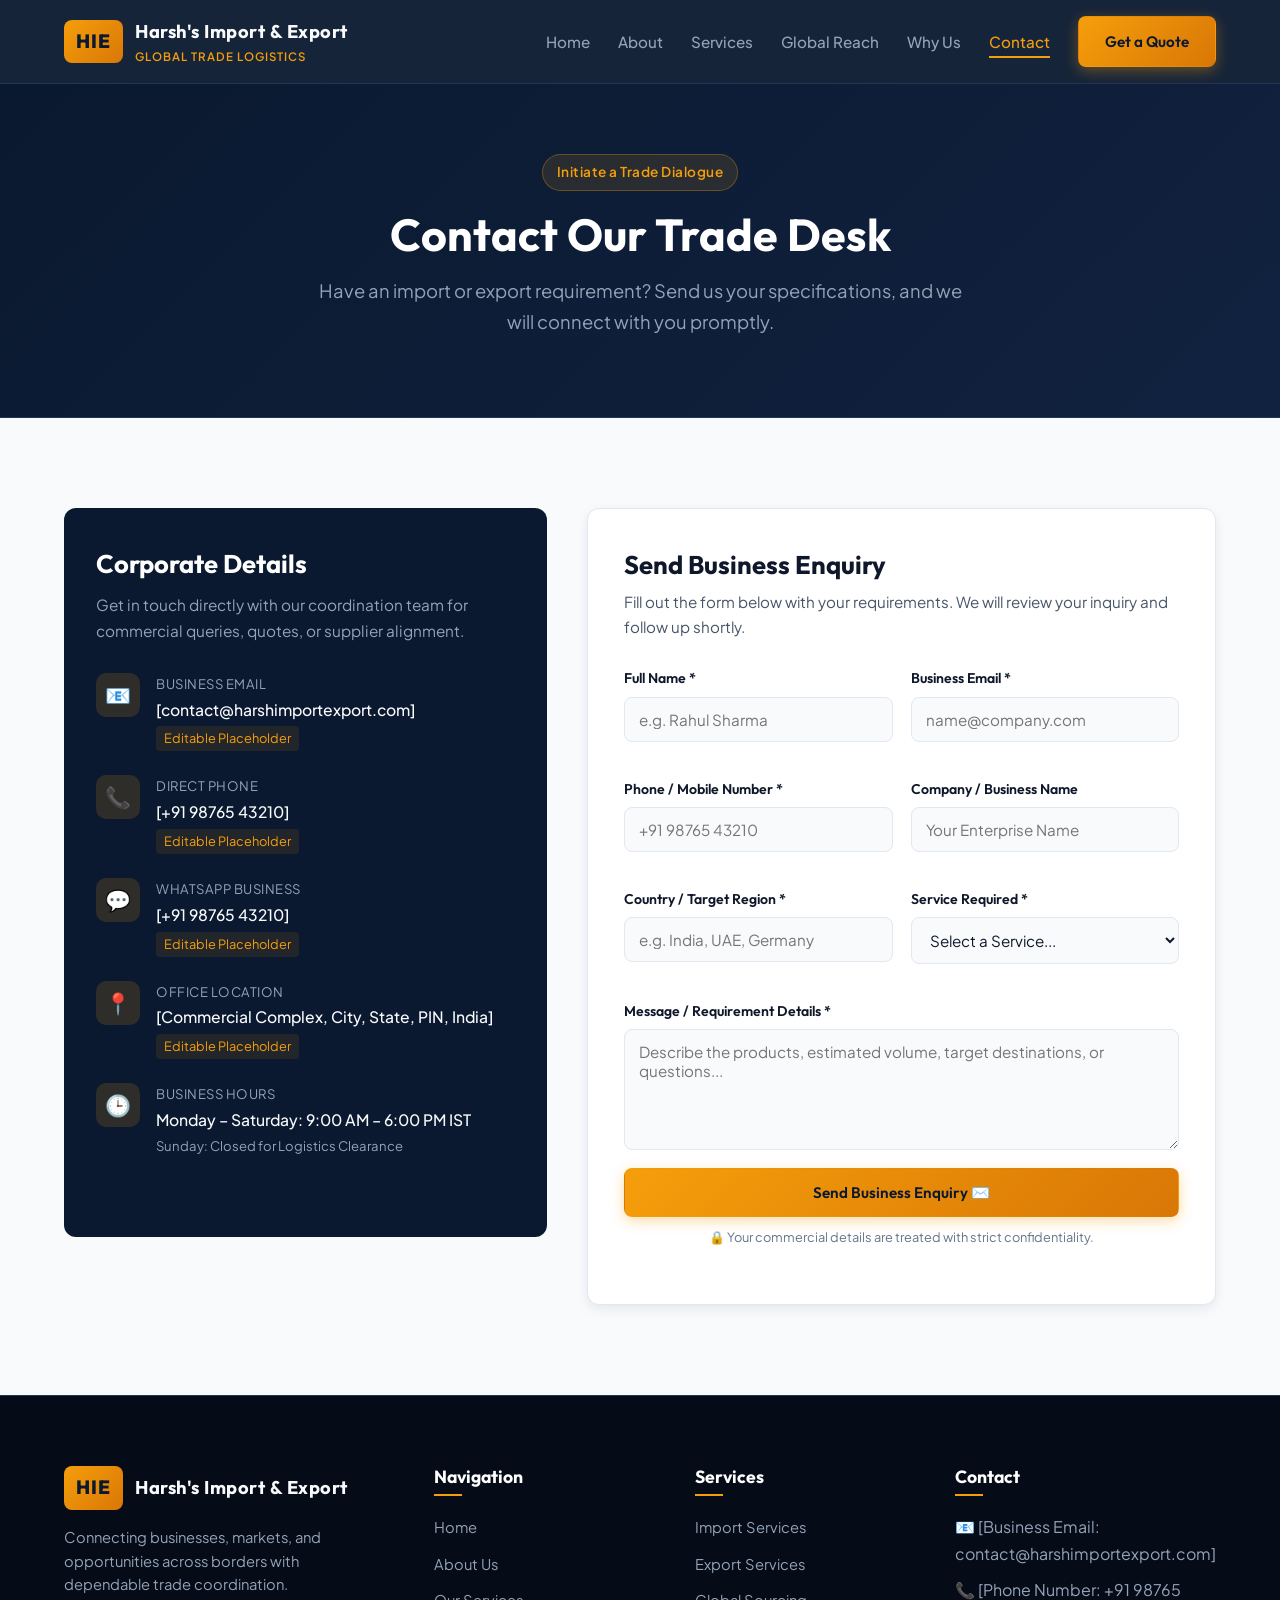
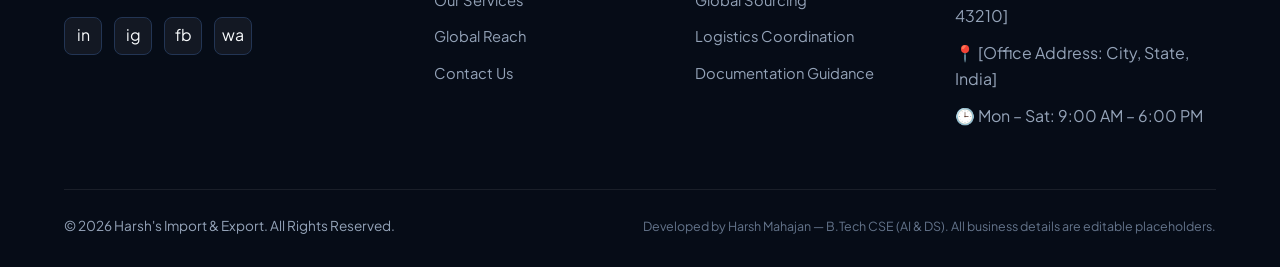
<file: contact.html>
<!DOCTYPE html>
<html lang="en">
<head>
  <meta charset="UTF-8" />
  <meta name="viewport" content="width=device-width, initial-scale=1.0" />
  <title>Contact Us | Harsh's Import & Export — Business Enquiries</title>
  
  <meta name="description" content="Reach out to Harsh's Import & Export for trade inquiries, sourcing requests, and international logistics coordination." />
  <meta name="author" content="Harsh's Import & Export" />

  <!-- Google Fonts -->
  <link rel="preconnect" href="https://fonts.googleapis.com" />
  <link rel="preconnect" href="https://fonts.gstatic.com" crossorigin />
  <link href="https://fonts.googleapis.com/css2?family=Outfit:wght@500;600;700;800&family=Plus+Jakarta+Sans:wght@400;500;600;700&display=swap" rel="stylesheet" />

  <!-- Stylesheet -->
  <link rel="stylesheet" href="css/style.css" />
</head>
<body>

  <!-- Navigation Bar -->
  <header class="header" id="header">
    <div class="container nav-container">
      <a href="index.html" class="logo" aria-label="Harsh's Import & Export Homepage">
        <div class="logo-badge">HIE</div>
        <div class="logo-text">
          <span class="logo-name">Harsh's Import & Export</span>
          <span class="logo-tagline">Global Trade Logistics</span>
        </div>
      </a>

      <nav class="nav-menu" id="navMenu">
        <a href="index.html" class="nav-link">Home</a>
        <a href="about.html" class="nav-link">About</a>
        <a href="services.html" class="nav-link">Services</a>
        <a href="index.html#global-reach" class="nav-link">Global Reach</a>
        <a href="index.html#why-us" class="nav-link">Why Us</a>
        <a href="contact.html" class="nav-link active">Contact</a>
        <a href="contact.html" class="btn btn-primary nav-cta-btn">Get a Quote</a>
      </nav>

      <button class="hamburger" id="hamburger" aria-label="Open Navigation Menu" aria-expanded="false">
        <span class="hamburger-line"></span>
        <span class="hamburger-line"></span>
        <span class="hamburger-line"></span>
      </button>
    </div>
  </header>

  <!-- Page Hero -->
  <section class="page-hero">
    <div class="container">
      <div class="badge badge-gold" style="margin-bottom: 16px;">Initiate a Trade Dialogue</div>
      <h1 class="page-hero-title">Contact Our Trade Desk</h1>
      <p class="page-hero-subtitle">
        Have an import or export requirement? Send us your specifications, and we will connect with you promptly.
      </p>
    </div>
  </section>

  <!-- Main Contact Section -->
  <section class="section section-light" id="contact-info">
    <div class="container">
      <div class="contact-layout">

        <!-- Column 1: Company Contact Details & Placeholders -->
        <div class="contact-info-card reveal">
          <h2 class="contact-info-title">Corporate Details</h2>
          <p class="contact-info-desc">
            Get in touch directly with our coordination team for commercial queries, quotes, or supplier alignment.
          </p>

          <!-- Email -->
          <div class="contact-item">
            <div class="contact-icon">📧</div>
            <div>
              <div class="contact-label">Business Email</div>
              <p class="contact-value">[contact@harshimportexport.com]</p>
              <span class="contact-placeholder-tag">Editable Placeholder</span>
            </div>
          </div>

          <!-- Phone -->
          <div class="contact-item">
            <div class="contact-icon">📞</div>
            <div>
              <div class="contact-label">Direct Phone</div>
              <p class="contact-value">[+91 98765 43210]</p>
              <span class="contact-placeholder-tag">Editable Placeholder</span>
            </div>
          </div>

          <!-- WhatsApp -->
          <div class="contact-item">
            <div class="contact-icon">💬</div>
            <div>
              <div class="contact-label">WhatsApp Business</div>
              <p class="contact-value">[+91 98765 43210]</p>
              <span class="contact-placeholder-tag">Editable Placeholder</span>
            </div>
          </div>

          <!-- Office Address -->
          <div class="contact-item">
            <div class="contact-icon">📍</div>
            <div>
              <div class="contact-label">Office Location</div>
              <p class="contact-value">[Commercial Complex, City, State, PIN, India]</p>
              <span class="contact-placeholder-tag">Editable Placeholder</span>
            </div>
          </div>

          <!-- Operating Hours -->
          <div class="contact-item">
            <div class="contact-icon">🕒</div>
            <div>
              <div class="contact-label">Business Hours</div>
              <p class="contact-value">Monday – Saturday: 9:00 AM – 6:00 PM IST</p>
              <p style="color: #94a3b8; font-size: 0.82rem; margin-top: 2px;">Sunday: Closed for Logistics Clearance</p>
            </div>
          </div>
        </div>

        <!-- Column 2: Business Enquiry Form (With Frontend JS Validation) -->
        <div class="form-card reveal">
          <h2 class="form-title">Send Business Enquiry</h2>
          <p class="form-subtitle">
            Fill out the form below with your requirements. We will review your inquiry and follow up shortly.
          </p>

          <!-- Success Alert Notification (Triggered by JS) -->
          <div class="form-alert-success" id="formSuccessAlert" role="alert">
            <strong>✓ Enquiry Received!</strong> Thank you for reaching out to Harsh's Import & Export. Your inquiry has been registered locally. (Note: This is a frontend demo and will connect to your email server once backend/form service is configured.)
          </div>

          <form id="businessEnquiryForm" novalidate>
            <div class="form-grid">
              <!-- Full Name -->
              <div class="form-group">
                <label for="fullName" class="form-label">Full Name *</label>
                <input type="text" id="fullName" class="form-control" placeholder="e.g. Rahul Sharma" required />
                <span class="error-message" id="nameError">Please enter your full name (minimum 2 characters).</span>
              </div>

              <!-- Email Address -->
              <div class="form-group">
                <label for="email" class="form-label">Business Email *</label>
                <input type="email" id="email" class="form-control" placeholder="name@company.com" required />
                <span class="error-message" id="emailError">Please enter a valid business email address.</span>
              </div>

              <!-- Phone Number -->
              <div class="form-group">
                <label for="phone" class="form-label">Phone / Mobile Number *</label>
                <input type="tel" id="phone" class="form-control" placeholder="+91 98765 43210" required />
                <span class="error-message" id="phoneError">Please enter a valid phone number (at least 7 digits).</span>
              </div>

              <!-- Company Name -->
              <div class="form-group">
                <label for="company" class="form-label">Company / Business Name</label>
                <input type="text" id="company" class="form-control" placeholder="Your Enterprise Name" />
              </div>

              <!-- Country -->
              <div class="form-group">
                <label for="country" class="form-label">Country / Target Region *</label>
                <input type="text" id="country" class="form-control" placeholder="e.g. India, UAE, Germany" required />
                <span class="error-message" id="countryError">Please specify your country or market.</span>
              </div>

              <!-- Service Required -->
              <div class="form-group">
                <label for="service" class="form-label">Service Required *</label>
                <select id="service" class="form-control" required>
                  <option value="">Select a Service...</option>
                  <option value="import">Import Services</option>
                  <option value="export">Export Services</option>
                  <option value="sourcing">Global Sourcing</option>
                  <option value="coordination">Trade Coordination</option>
                  <option value="logistics">Logistics Support</option>
                  <option value="documentation">Documentation Guidance</option>
                  <option value="other">General Commercial Inquiry</option>
                </select>
                <span class="error-message" id="serviceError">Please select a service category.</span>
              </div>

              <!-- Message -->
              <div class="form-group full-width">
                <label for="message" class="form-label">Message / Requirement Details *</label>
                <textarea id="message" class="form-control" rows="5" placeholder="Describe the products, estimated volume, target destinations, or questions..." required></textarea>
                <span class="error-message" id="messageError">Please provide at least 10 characters describing your inquiry.</span>
              </div>
            </div>

            <button type="submit" class="btn btn-primary" style="width: 100%; padding: 14px;">
              Send Business Enquiry ✉️
            </button>
            <p style="font-size: 0.8rem; color: #64748b; margin-top: 10px; text-align: center;">
              🔒 Your commercial details are treated with strict confidentiality.
            </p>
          </form>
        </div>

      </div>
    </div>
  </section>

  <!-- Footer -->
  <footer class="footer">
    <div class="container">
      <div class="footer-grid">
        <div class="footer-brand">
          <div class="logo">
            <div class="logo-badge">HIE</div>
            <div class="logo-text">
              <span class="logo-name">Harsh's Import & Export</span>
            </div>
          </div>
          <p class="footer-desc">
            Connecting businesses, markets, and opportunities across borders with dependable trade coordination.
          </p>
          <div class="social-links">
            <a href="https://linkedin.com" target="_blank" rel="noopener" class="social-link" aria-label="LinkedIn">in</a>
            <a href="https://instagram.com" target="_blank" rel="noopener" class="social-link" aria-label="Instagram">ig</a>
            <a href="https://facebook.com" target="_blank" rel="noopener" class="social-link" aria-label="Facebook">fb</a>
            <a href="https://whatsapp.com" target="_blank" rel="noopener" class="social-link" aria-label="WhatsApp">wa</a>
          </div>
        </div>

        <div>
          <h4 class="footer-title">Navigation</h4>
          <ul class="footer-links">
            <li><a href="index.html">Home</a></li>
            <li><a href="about.html">About Us</a></li>
            <li><a href="services.html">Our Services</a></li>
            <li><a href="index.html#global-reach">Global Reach</a></li>
            <li><a href="contact.html">Contact Us</a></li>
          </ul>
        </div>

        <div>
          <h4 class="footer-title">Services</h4>
          <ul class="footer-links">
            <li><a href="services.html#import">Import Services</a></li>
            <li><a href="services.html#export">Export Services</a></li>
            <li><a href="services.html#sourcing">Global Sourcing</a></li>
            <li><a href="services.html#logistics">Logistics Coordination</a></li>
            <li><a href="services.html#documentation">Documentation Guidance</a></li>
          </ul>
        </div>

        <div>
          <h4 class="footer-title">Contact</h4>
          <ul class="footer-links">
            <li>📧 [Business Email: contact@harshimportexport.com]</li>
            <li>📞 [Phone Number: +91 98765 43210]</li>
            <li>📍 [Office Address: City, State, India]</li>
            <li>🕒 Mon – Sat: 9:00 AM – 6:00 PM</li>
          </ul>
        </div>
      </div>

      <div class="footer-bottom">
        <p class="copyright">© 2026 Harsh's Import & Export. All Rights Reserved.</p>
        <p class="disclaimer">Developed by Harsh Mahajan — B.Tech CSE (AI & DS). All business details are editable placeholders.</p>
      </div>
    </div>
  </footer>

  <button class="back-to-top" id="backToTop" aria-label="Scroll back to top">↑</button>
  <script src="js/script.js"></script>
</body>
</html>
</file>
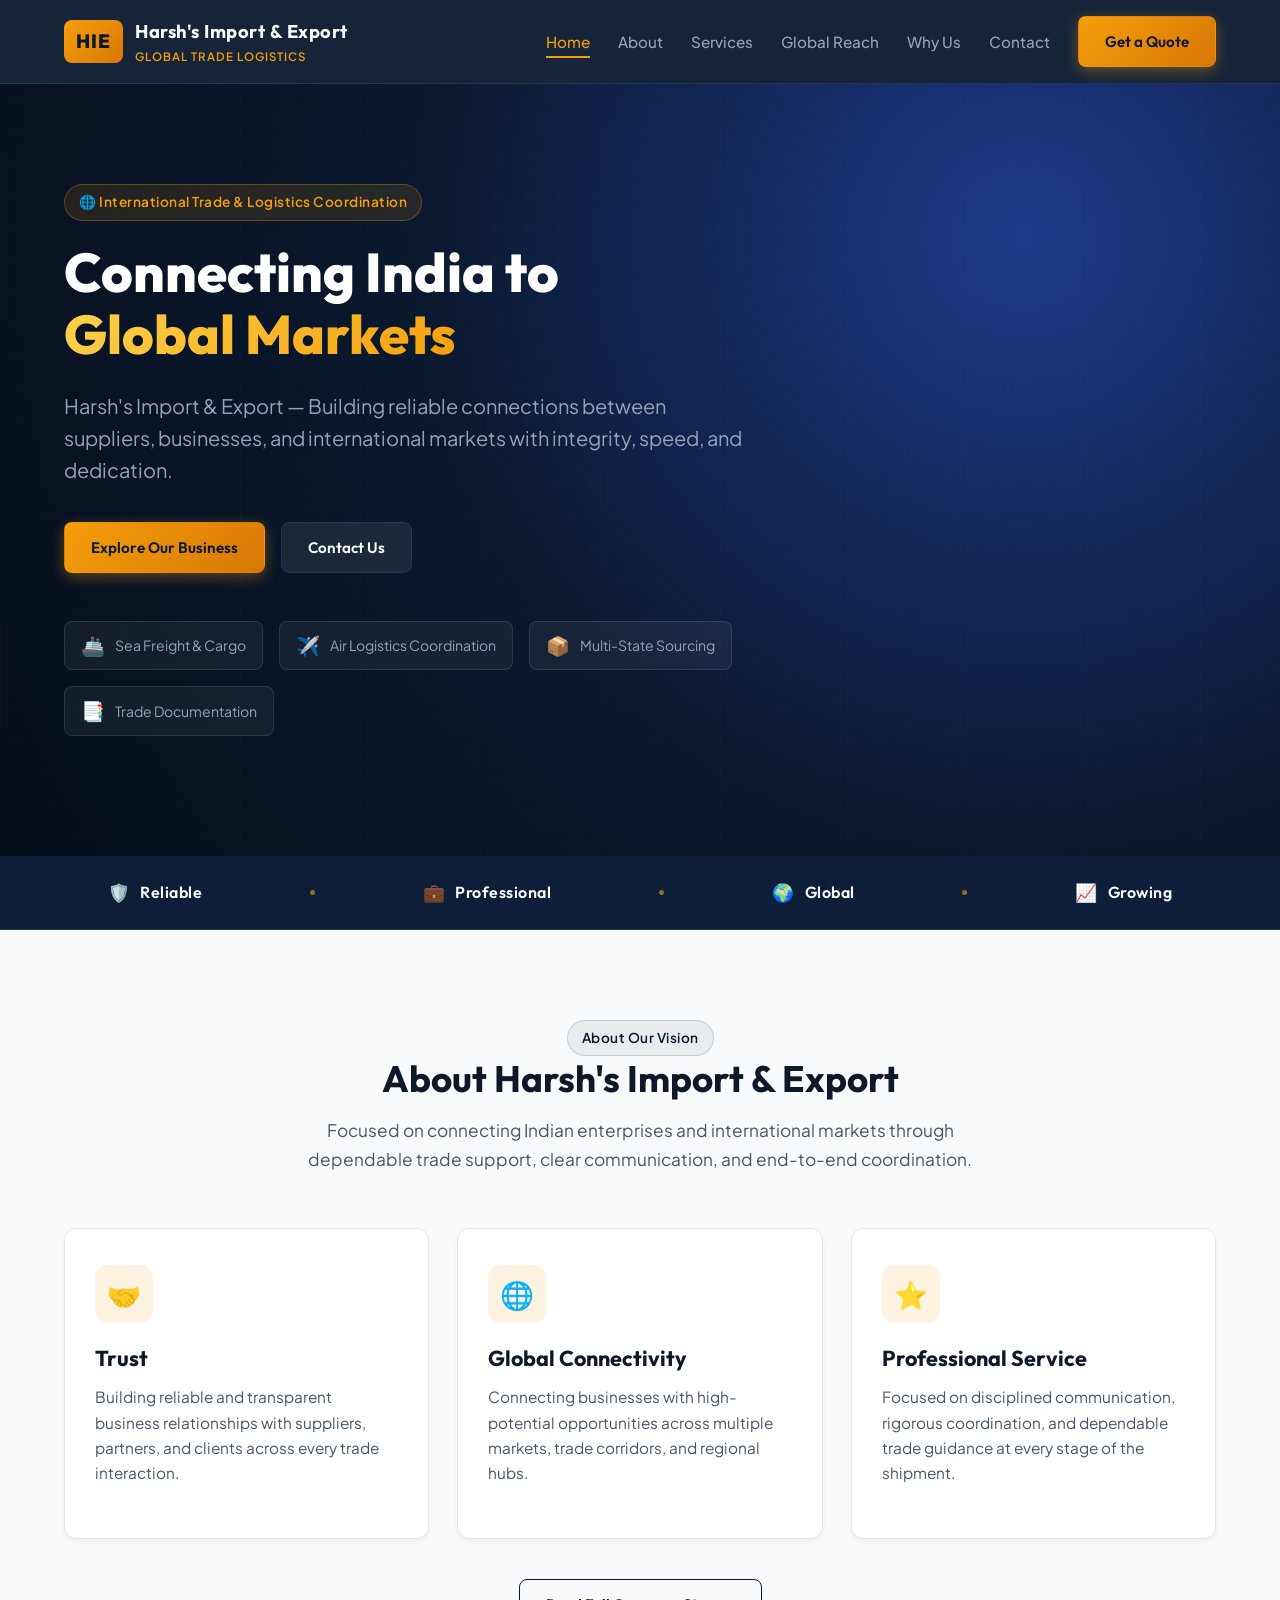
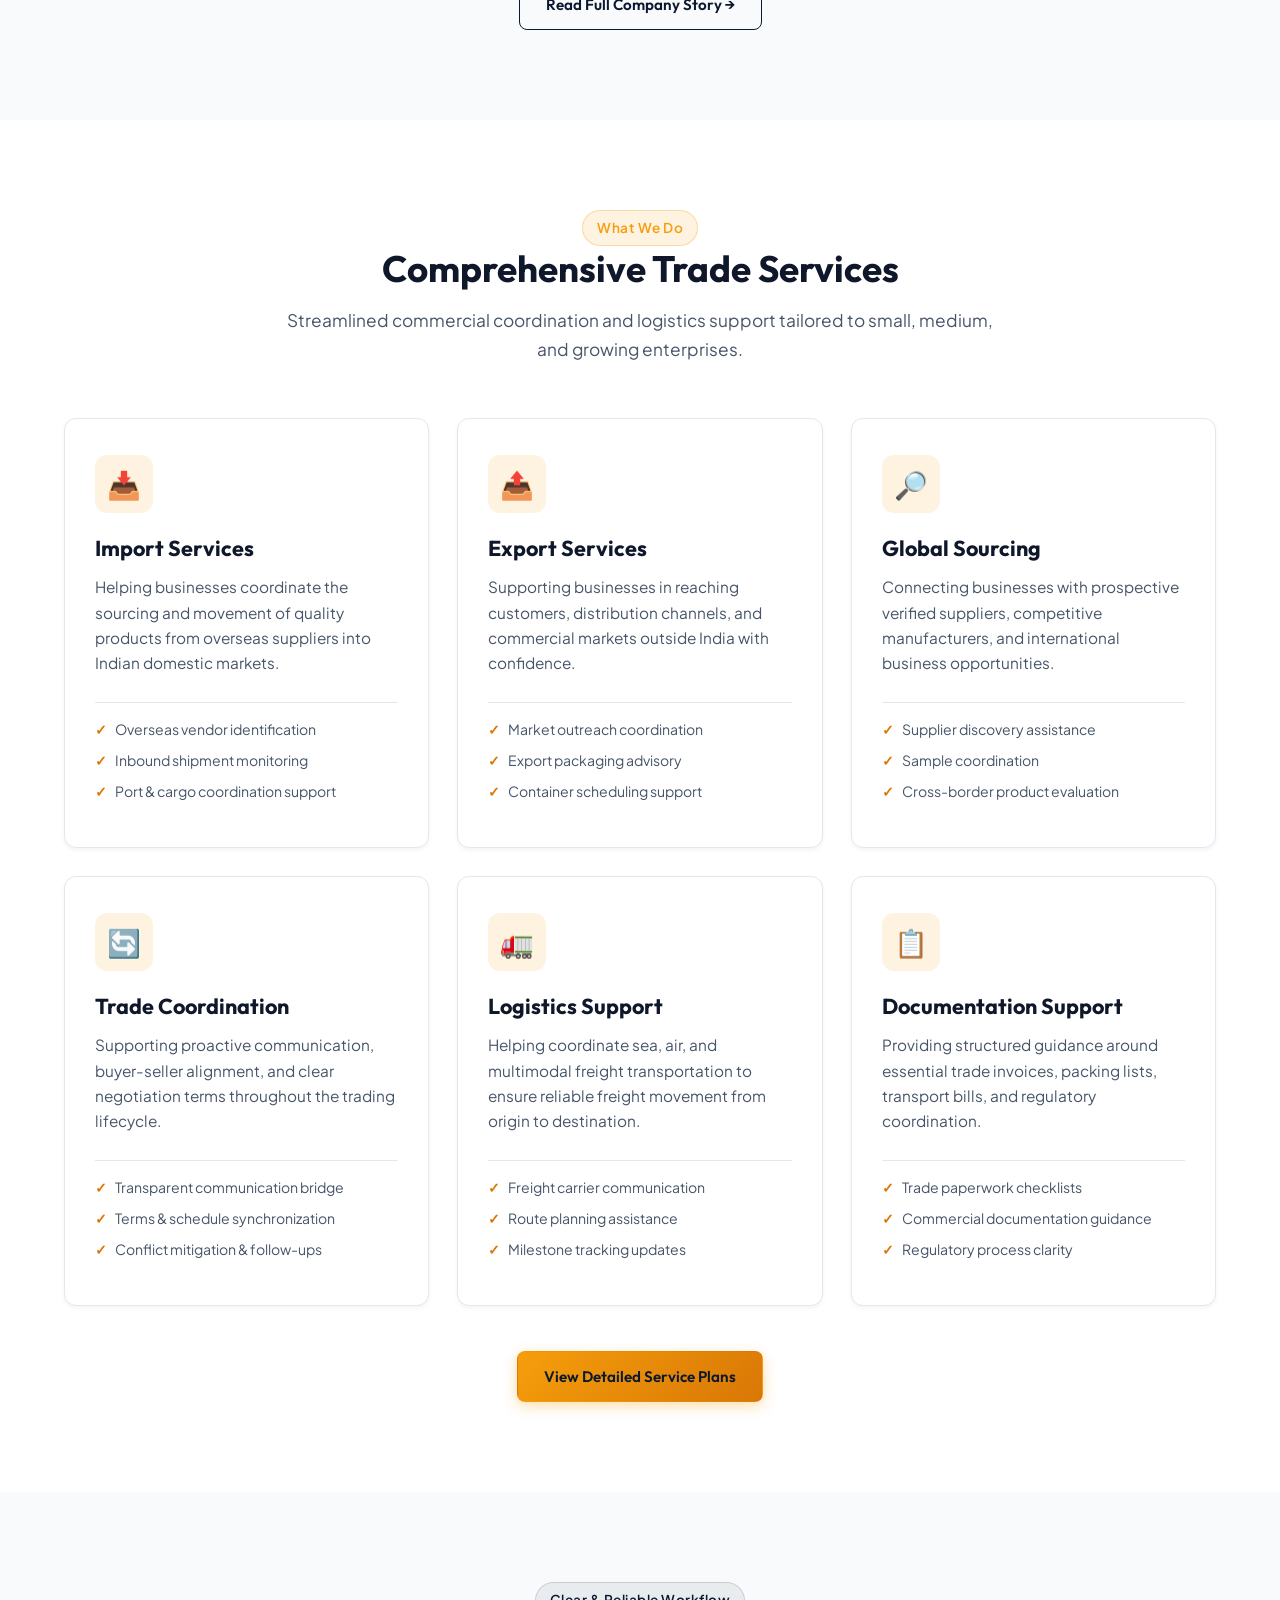
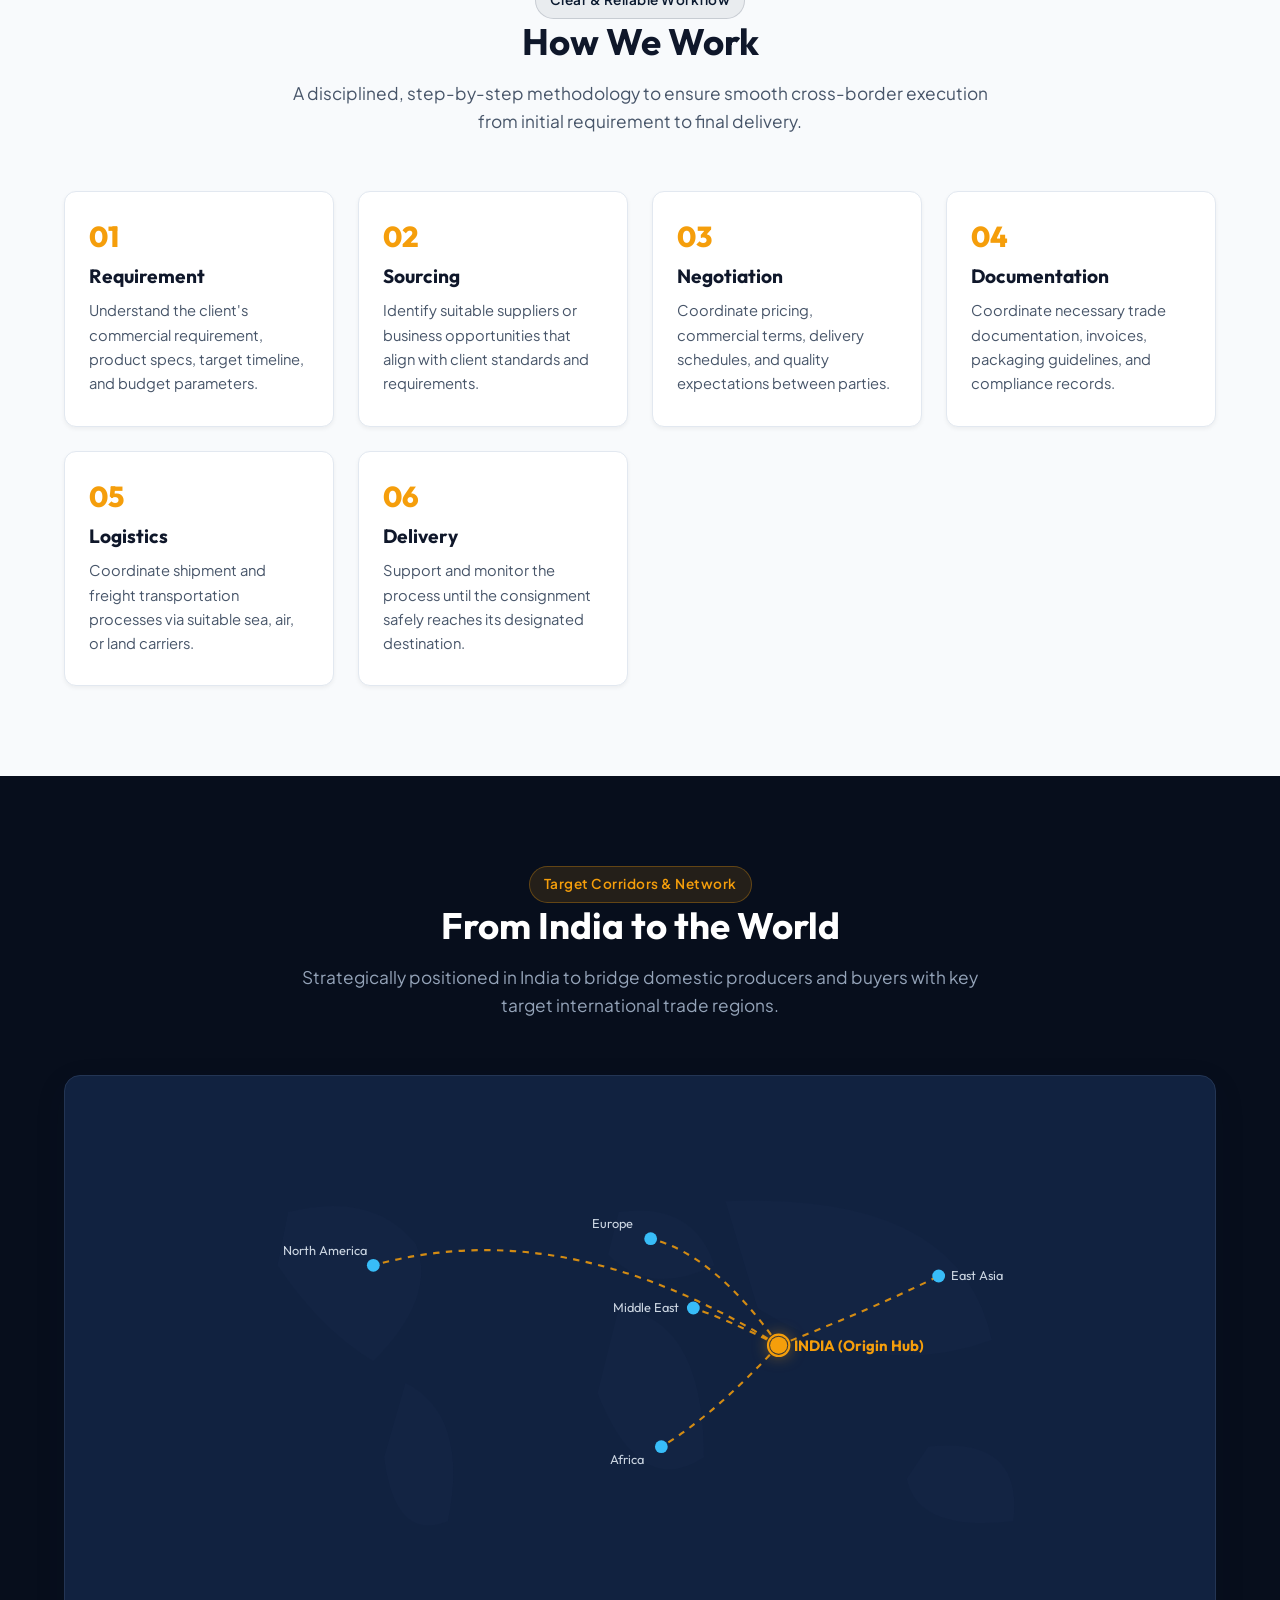
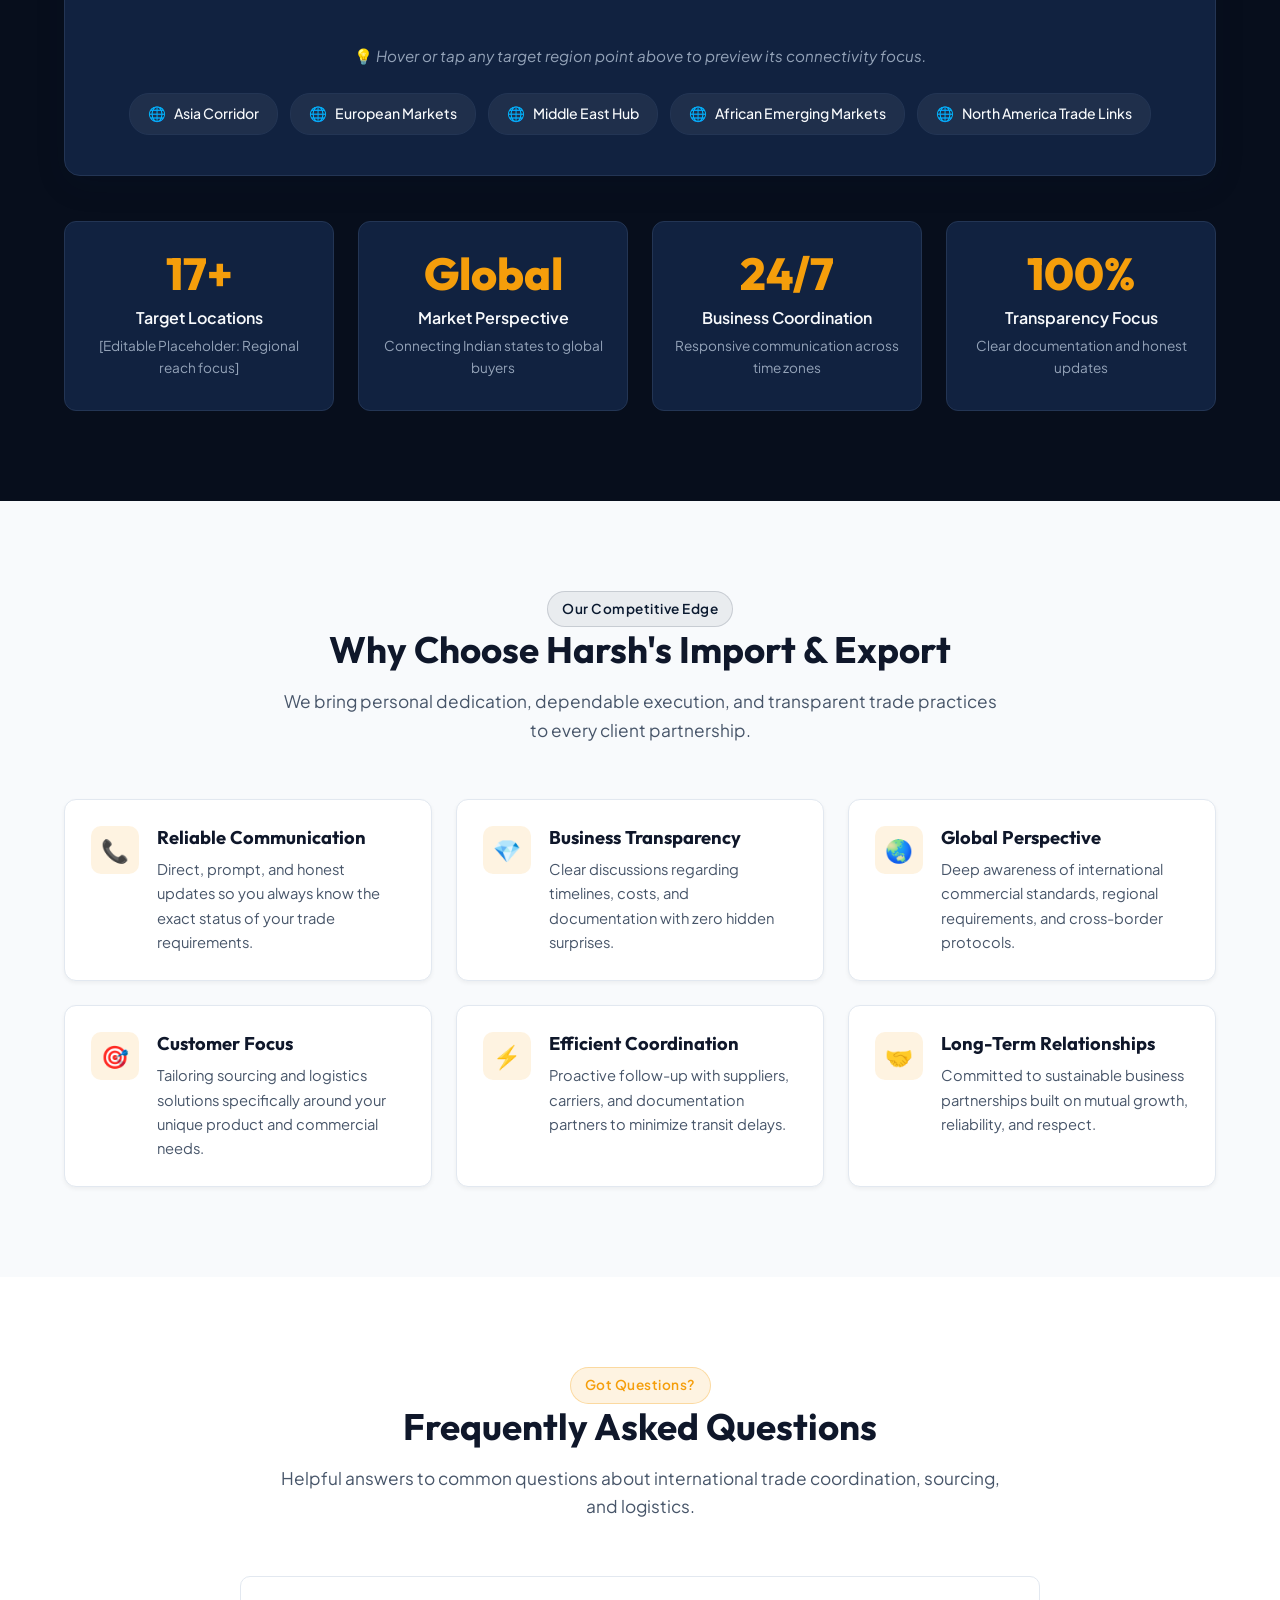
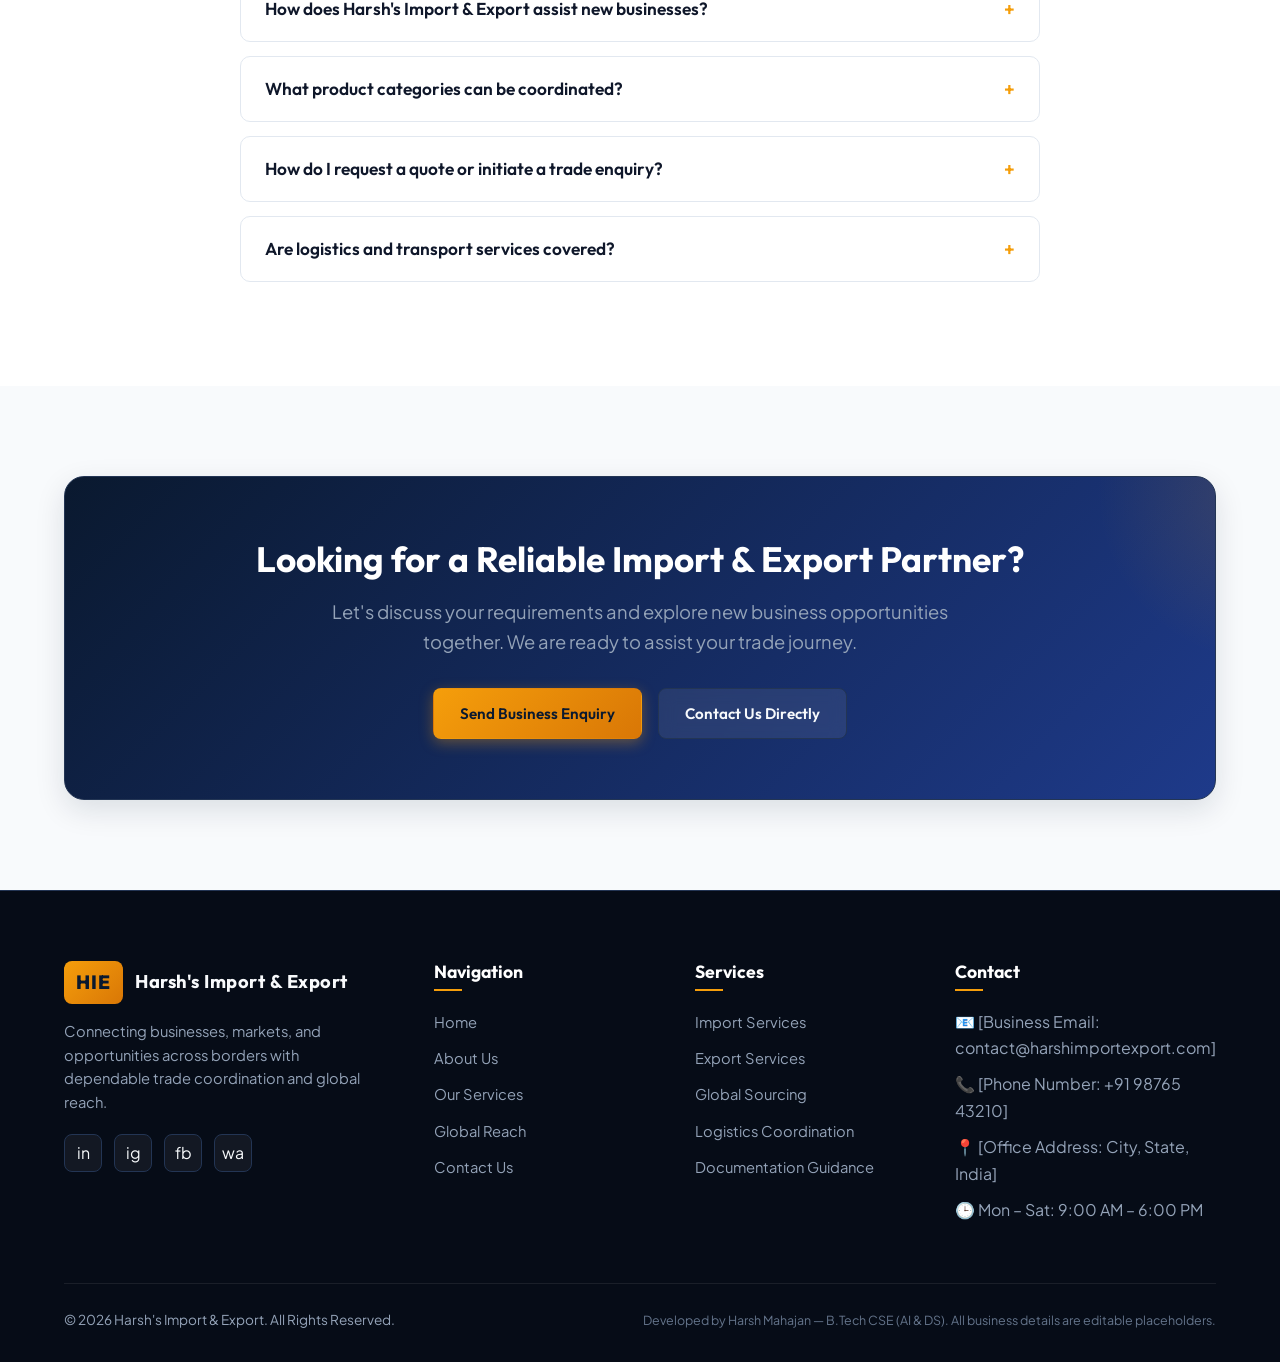
<file: index-full.html>
<!DOCTYPE html>
<html lang="en">
<head>
  <meta charset="UTF-8" />
  <meta name="viewport" content="width=device-width, initial-scale=1.0" />
  <title>Harsh's Import & Export | Connecting India to Global Markets</title>
  
  <!-- SEO Meta Tags -->
  <meta name="description" content="Harsh's Import & Export — Building reliable connections between suppliers, businesses, and international markets across India and worldwide." />
  <meta name="keywords" content="Harsh Import Export, international trade India, global sourcing, logistics support, export import services, trade coordination" />
  <meta name="author" content="Harsh's Import & Export" />
  
  <!-- Open Graph for Social Sharing -->
  <meta property="og:title" content="Harsh's Import & Export | Connecting India to Global Markets" />
  <meta property="og:description" content="Building reliable connections between suppliers, businesses, and international markets." />
  <meta property="og:type" content="website" />

  <!-- Google Fonts: Outfit (Headings) & Plus Jakarta Sans (Body) -->
  <link rel="preconnect" href="https://fonts.googleapis.com" />
  <link rel="preconnect" href="https://fonts.gstatic.com" crossorigin />
  <link href="https://fonts.googleapis.com/css2?family=Outfit:wght@500;600;700;800&family=Plus+Jakarta+Sans:wght@400;500;600;700&display=swap" rel="stylesheet" />

  <!-- Main Stylesheet -->
  <link rel="stylesheet" href="css/style.css" />
</head>
<body>

  <!-- ==========================================================================
       1. NAVIGATION BAR
       Sticky navigation with logo, navigation links, and mobile menu toggle.
       ========================================================================== -->
  <header class="header" id="header">
    <div class="container nav-container">
      <a href="index.html" class="logo" aria-label="Harsh's Import & Export Homepage">
        <div class="logo-badge">HIE</div>
        <div class="logo-text">
          <span class="logo-name">Harsh's Import & Export</span>
          <span class="logo-tagline">Global Trade Logistics</span>
        </div>
      </a>

      <!-- Navigation Links -->
      <nav class="nav-menu" id="navMenu">
        <a href="index.html" class="nav-link active">Home</a>
        <a href="about.html" class="nav-link">About</a>
        <a href="services.html" class="nav-link">Services</a>
        <a href="#global-reach" class="nav-link">Global Reach</a>
        <a href="#why-us" class="nav-link">Why Us</a>
        <a href="contact.html" class="nav-link">Contact</a>
        <a href="contact.html" class="btn btn-primary nav-cta-btn">Get a Quote</a>
      </nav>

      <!-- Hamburger Menu Button for Mobile -->
      <button class="hamburger" id="hamburger" aria-label="Open Navigation Menu" aria-expanded="false">
        <span class="hamburger-line"></span>
        <span class="hamburger-line"></span>
        <span class="hamburger-line"></span>
      </button>
    </div>
  </header>

  <!-- ==========================================================================
       2. HERO SECTION
       Headline, call-to-action buttons, and international logistics motif.
       ========================================================================== -->
  <section class="hero" id="home">
    <div class="container">
      <div class="hero-content reveal">
        <div class="badge badge-gold hero-badge">
          🌐 International Trade & Logistics Coordination
        </div>
        
        <h1 class="hero-title">
          Connecting India to <br />
          <span class="highlight">Global Markets</span>
        </h1>
        
        <p class="hero-subtitle">
          Harsh's Import & Export — Building reliable connections between suppliers, businesses, and international markets with integrity, speed, and dedication.
        </p>

        <div class="hero-actions">
          <a href="services.html" class="btn btn-primary">Explore Our Business</a>
          <a href="contact.html" class="btn btn-secondary">Contact Us</a>
        </div>

        <!-- Floating Badges for Visual Trade Theme -->
        <div class="hero-floating-pills">
          <div class="hero-pill">
            <span>🚢</span> Sea Freight & Cargo
          </div>
          <div class="hero-pill">
            <span>✈️</span> Air Logistics Coordination
          </div>
          <div class="hero-pill">
            <span>📦</span> Multi-State Sourcing
          </div>
          <div class="hero-pill">
            <span>📑</span> Trade Documentation
          </div>
        </div>
      </div>
    </div>
  </section>

  <!-- ==========================================================================
       3. TRUST STRIP
       Highlights core foundational values: Reliable, Professional, Global, Growing.
       ========================================================================== -->
  <div class="trust-strip">
    <div class="container">
      <div class="trust-wrapper">
        <div class="trust-item">
          <span class="trust-icon">🛡️</span>
          <span>Reliable</span>
        </div>
        <div class="trust-divider"></div>

        <div class="trust-item">
          <span class="trust-icon">💼</span>
          <span>Professional</span>
        </div>
        <div class="trust-divider"></div>

        <div class="trust-item">
          <span class="trust-icon">🌍</span>
          <span>Global</span>
        </div>
        <div class="trust-divider"></div>

        <div class="trust-item">
          <span class="trust-icon">📈</span>
          <span>Growing</span>
        </div>
      </div>
    </div>
  </div>

  <!-- ==========================================================================
       4. ABOUT US (Overview & 3 Core Values)
       ========================================================================== -->
  <section class="section section-light" id="about">
    <div class="container">
      <div class="section-header reveal">
        <div class="badge badge-navy">About Our Vision</div>
        <h2 class="section-title">About Harsh's Import & Export</h2>
        <p class="section-description">
          Focused on connecting Indian enterprises and international markets through dependable trade support, clear communication, and end-to-end coordination.
        </p>
      </div>

      <!-- 3 Value Cards -->
      <div class="cards-grid">
        <!-- Value 1: Trust -->
        <div class="card reveal">
          <div class="card-icon">🤝</div>
          <h3 class="card-title">Trust</h3>
          <p class="card-text">
            Building reliable and transparent business relationships with suppliers, partners, and clients across every trade interaction.
          </p>
        </div>

        <!-- Value 2: Global Connectivity -->
        <div class="card reveal">
          <div class="card-icon">🌐</div>
          <h3 class="card-title">Global Connectivity</h3>
          <p class="card-text">
            Connecting businesses with high-potential opportunities across multiple markets, trade corridors, and regional hubs.
          </p>
        </div>

        <!-- Value 3: Professional Service -->
        <div class="card reveal">
          <div class="card-icon">⭐</div>
          <h3 class="card-title">Professional Service</h3>
          <p class="card-text">
            Focused on disciplined communication, rigorous coordination, and dependable trade guidance at every stage of the shipment.
          </p>
        </div>
      </div>

      <div style="text-align: center; margin-top: 40px;" class="reveal">
        <a href="about.html" class="btn btn-outline">Read Full Company Story →</a>
      </div>
    </div>
  </section>

  <!-- ==========================================================================
       5. OUR SERVICES (6 Core Services Grid)
       ========================================================================== -->
  <section class="section section-white" id="services">
    <div class="container">
      <div class="section-header reveal">
        <div class="badge badge-gold">What We Do</div>
        <h2 class="section-title">Comprehensive Trade Services</h2>
        <p class="section-description">
          Streamlined commercial coordination and logistics support tailored to small, medium, and growing enterprises.
        </p>
      </div>

      <div class="cards-grid">
        <!-- Service 1: Import Services -->
        <div class="card reveal">
          <div class="card-icon">📥</div>
          <h3 class="card-title">Import Services</h3>
          <p class="card-text">
            Helping businesses coordinate the sourcing and movement of quality products from overseas suppliers into Indian domestic markets.
          </p>
          <ul class="service-features">
            <li>Overseas vendor identification</li>
            <li>Inbound shipment monitoring</li>
            <li>Port & cargo coordination support</li>
          </ul>
        </div>

        <!-- Service 2: Export Services -->
        <div class="card reveal">
          <div class="card-icon">📤</div>
          <h3 class="card-title">Export Services</h3>
          <p class="card-text">
            Supporting businesses in reaching customers, distribution channels, and commercial markets outside India with confidence.
          </p>
          <ul class="service-features">
            <li>Market outreach coordination</li>
            <li>Export packaging advisory</li>
            <li>Container scheduling support</li>
          </ul>
        </div>

        <!-- Service 3: Global Sourcing -->
        <div class="card reveal">
          <div class="card-icon">🔎</div>
          <h3 class="card-title">Global Sourcing</h3>
          <p class="card-text">
            Connecting businesses with prospective verified suppliers, competitive manufacturers, and international business opportunities.
          </p>
          <ul class="service-features">
            <li>Supplier discovery assistance</li>
            <li>Sample coordination</li>
            <li>Cross-border product evaluation</li>
          </ul>
        </div>

        <!-- Service 4: Trade Coordination -->
        <div class="card reveal">
          <div class="card-icon">🔄</div>
          <h3 class="card-title">Trade Coordination</h3>
          <p class="card-text">
            Supporting proactive communication, buyer-seller alignment, and clear negotiation terms throughout the trading lifecycle.
          </p>
          <ul class="service-features">
            <li>Transparent communication bridge</li>
            <li>Terms & schedule synchronization</li>
            <li>Conflict mitigation & follow-ups</li>
          </ul>
        </div>

        <!-- Service 5: Logistics Support -->
        <div class="card reveal">
          <div class="card-icon">🚛</div>
          <h3 class="card-title">Logistics Support</h3>
          <p class="card-text">
            Helping coordinate sea, air, and multimodal freight transportation to ensure reliable freight movement from origin to destination.
          </p>
          <ul class="service-features">
            <li>Freight carrier communication</li>
            <li>Route planning assistance</li>
            <li>Milestone tracking updates</li>
          </ul>
        </div>

        <!-- Service 6: Documentation Support -->
        <div class="card reveal">
          <div class="card-icon">📋</div>
          <h3 class="card-title">Documentation Support</h3>
          <p class="card-text">
            Providing structured guidance around essential trade invoices, packing lists, transport bills, and regulatory coordination.
          </p>
          <ul class="service-features">
            <li>Trade paperwork checklists</li>
            <li>Commercial documentation guidance</li>
            <li>Regulatory process clarity</li>
          </ul>
        </div>
      </div>

      <div style="text-align: center; margin-top: 45px;" class="reveal">
        <a href="services.html" class="btn btn-primary">View Detailed Service Plans</a>
      </div>
    </div>
  </section>

  <!-- ==========================================================================
       6. HOW WE WORK (6-Step Timeline)
       ========================================================================== -->
  <section class="section section-light" id="process">
    <div class="container">
      <div class="section-header reveal">
        <div class="badge badge-navy">Clear & Reliable Workflow</div>
        <h2 class="section-title">How We Work</h2>
        <p class="section-description">
          A disciplined, step-by-step methodology to ensure smooth cross-border execution from initial requirement to final delivery.
        </p>
      </div>

      <div class="timeline">
        <!-- Step 1 -->
        <div class="timeline-card reveal">
          <span class="timeline-step">01</span>
          <h3 class="timeline-title">Requirement</h3>
          <p class="timeline-text">Understand the client's commercial requirement, product specs, target timeline, and budget parameters.</p>
        </div>

        <!-- Step 2 -->
        <div class="timeline-card reveal">
          <span class="timeline-step">02</span>
          <h3 class="timeline-title">Sourcing</h3>
          <p class="timeline-text">Identify suitable suppliers or business opportunities that align with client standards and requirements.</p>
        </div>

        <!-- Step 3 -->
        <div class="timeline-card reveal">
          <span class="timeline-step">03</span>
          <h3 class="timeline-title">Negotiation</h3>
          <p class="timeline-text">Coordinate pricing, commercial terms, delivery schedules, and quality expectations between parties.</p>
        </div>

        <!-- Step 4 -->
        <div class="timeline-card reveal">
          <span class="timeline-step">04</span>
          <h3 class="timeline-title">Documentation</h3>
          <p class="timeline-text">Coordinate necessary trade documentation, invoices, packaging guidelines, and compliance records.</p>
        </div>

        <!-- Step 5 -->
        <div class="timeline-card reveal">
          <span class="timeline-step">05</span>
          <h3 class="timeline-title">Logistics</h3>
          <p class="timeline-text">Coordinate shipment and freight transportation processes via suitable sea, air, or land carriers.</p>
        </div>

        <!-- Step 6 -->
        <div class="timeline-card reveal">
          <span class="timeline-step">06</span>
          <h3 class="timeline-title">Delivery</h3>
          <p class="timeline-text">Support and monitor the process until the consignment safely reaches its designated destination.</p>
        </div>
      </div>
    </div>
  </section>

  <!-- ==========================================================================
       7. GLOBAL REACH (Interactive SVG Map & Animated Trade Routes)
       Presents India as the central trade hub with routes to target regions.
       ========================================================================== -->
  <section class="section section-dark" id="global-reach">
    <div class="container">
      <div class="section-header reveal">
        <div class="badge badge-gold">Target Corridors & Network</div>
        <h2 class="section-title" style="color: #ffffff;">From India to the World</h2>
        <p class="section-description" style="color: var(--text-light-body);">
          Strategically positioned in India to bridge domestic producers and buyers with key target international trade regions.
        </p>
      </div>

      <!-- Interactive SVG Trade Map -->
      <div class="global-map-wrapper reveal">
        <div class="map-svg-container">
          <svg class="trade-map-svg" viewBox="0 0 900 480" xmlns="http://www.w3.org/2000/svg" aria-label="World Trade Map showing India connecting to global regions">
            <defs>
              <linearGradient id="routeGrad" x1="0%" y1="0%" x2="100%" y2="100%">
                <stop offset="0%" stop-color="#f59e0b" />
                <stop offset="100%" stop-color="#38bdf8" />
              </linearGradient>
            </defs>

            <!-- Background World Outline (Simplified schematic geography) -->
            <!-- North America -->
            <path d="M 120 90 Q 200 70 240 120 Q 260 170 200 230 Q 150 200 110 140 Z" fill="#142645" opacity="0.6" />
            <!-- South America -->
            <path d="M 230 250 Q 290 280 270 380 Q 220 400 210 320 Z" fill="#142645" opacity="0.6" />
            <!-- Europe -->
            <path d="M 430 90 Q 500 80 520 140 Q 460 170 420 130 Z" fill="#142645" opacity="0.6" />
            <!-- Africa -->
            <path d="M 430 180 Q 510 190 510 320 Q 450 360 410 260 Z" fill="#142645" opacity="0.6" />
            <!-- Asia -->
            <path d="M 530 80 Q 750 70 780 210 Q 670 250 560 180 Z" fill="#142645" opacity="0.6" />
            <!-- Australia -->
            <path d="M 720 310 Q 810 300 800 380 Q 710 390 700 340 Z" fill="#142645" opacity="0.6" />

            <!-- Animated Trade Route Lines originating from India (x: 580, y: 215) -->
            <!-- Route 1: India -> Europe -->
            <path class="trade-path" d="M 580 215 Q 520 130 460 115" />
            <!-- Route 2: India -> Middle East -->
            <path class="trade-path" d="M 580 215 Q 530 190 500 180" />
            <!-- Route 3: India -> East Asia -->
            <path class="trade-path" d="M 580 215 Q 670 180 730 150" />
            <!-- Route 4: India -> Africa -->
            <path class="trade-path" d="M 580 215 Q 520 280 470 310" />
            <!-- Route 5: India -> North America -->
            <path class="trade-path" d="M 580 215 Q 380 90 200 140" />

            <!-- Central Hub: INDIA (Coordinates: 580, 215) -->
            <g transform="translate(580, 215)">
              <circle class="pulse-circle" r="10" fill="none" stroke="#f59e0b" stroke-width="2" />
              <circle class="hub-india" r="8" />
              <text x="14" y="5" fill="#f59e0b" font-family="'Outfit', sans-serif" font-weight="700" font-size="14">INDIA (Origin Hub)</text>
            </g>

            <!-- Target Hub: EUROPE -->
            <g transform="translate(460, 115)" class="target-hub" data-region="Europe" data-info="Target commercial corridor for engineering, textiles, and specialty goods.">
              <circle r="6" fill="#38bdf8" />
              <text x="-55" y="-10" fill="#cbd5e1" font-size="12" font-family="'Outfit', sans-serif">Europe</text>
            </g>

            <!-- Target Hub: MIDDLE EAST -->
            <g transform="translate(500, 180)" class="target-hub" data-region="Middle East" data-info="Fast-growing commercial trade link for consumer products, commodities, and logistics.">
              <circle r="6" fill="#38bdf8" />
              <text x="-75" y="4" fill="#cbd5e1" font-size="12" font-family="'Outfit', sans-serif">Middle East</text>
            </g>

            <!-- Target Hub: EAST ASIA -->
            <g transform="translate(730, 150)" class="target-hub" data-region="East Asia" data-info="High-volume sourcing and raw material corridor across regional manufacturing hubs.">
              <circle r="6" fill="#38bdf8" />
              <text x="12" y="4" fill="#cbd5e1" font-size="12" font-family="'Outfit', sans-serif">East Asia</text>
            </g>

            <!-- Target Hub: AFRICA -->
            <g transform="translate(470, 310)" class="target-hub" data-region="Africa" data-info="Emerging bilateral export corridor with rising industrial and commercial demand.">
              <circle r="6" fill="#38bdf8" />
              <text x="-48" y="16" fill="#cbd5e1" font-size="12" font-family="'Outfit', sans-serif">Africa</text>
            </g>

            <!-- Target Hub: NORTH AMERICA -->
            <g transform="translate(200, 140)" class="target-hub" data-region="North America" data-info="Major trans-oceanic commercial corridor for long-term export relationships.">
              <circle r="6" fill="#38bdf8" />
              <text x="-85" y="-10" fill="#cbd5e1" font-size="12" font-family="'Outfit', sans-serif">North America</text>
            </g>
          </svg>
        </div>

        <!-- Interactive hover display banner -->
        <div id="regionInfoDisplay" style="text-align: center; color: #94a3b8; font-size: 0.95rem; margin-top: 15px;">
          💡 <em>Hover or tap any target region point above to preview its connectivity focus.</em>
        </div>

        <!-- Target Regions Badges -->
        <div class="regions-badges">
          <span class="region-tag">Asia Corridor</span>
          <span class="region-tag">European Markets</span>
          <span class="region-tag">Middle East Hub</span>
          <span class="region-tag">African Emerging Markets</span>
          <span class="region-tag">North America Trade Links</span>
        </div>
      </div>

      <!-- Editable Business Statistics (Clearly marked placeholders for student customization) -->
      <div class="stats-grid">
        <div class="stat-card reveal">
          <span class="stat-number">17+</span>
          <div class="stat-label">Target Locations</div>
          <p class="stat-subtext">[Editable Placeholder: Regional reach focus]</p>
        </div>

        <div class="stat-card reveal">
          <span class="stat-number">Global</span>
          <div class="stat-label">Market Perspective</div>
          <p class="stat-subtext">Connecting Indian states to global buyers</p>
        </div>

        <div class="stat-card reveal">
          <span class="stat-number">24/7</span>
          <div class="stat-label">Business Coordination</div>
          <p class="stat-subtext">Responsive communication across time zones</p>
        </div>

        <div class="stat-card reveal">
          <span class="stat-number">100%</span>
          <div class="stat-label">Transparency Focus</div>
          <p class="stat-subtext">Clear documentation and honest updates</p>
        </div>
      </div>
    </div>
  </section>

  <!-- ==========================================================================
       8. WHY CHOOSE US (6 Professional Advantage Cards)
       ========================================================================== -->
  <section class="section section-light" id="why-us">
    <div class="container">
      <div class="section-header reveal">
        <div class="badge badge-navy">Our Competitive Edge</div>
        <h2 class="section-title">Why Choose Harsh's Import & Export</h2>
        <p class="section-description">
          We bring personal dedication, dependable execution, and transparent trade practices to every client partnership.
        </p>
      </div>

      <div class="why-us-grid">
        <!-- Reason 1 -->
        <div class="why-card reveal">
          <div class="why-icon">📞</div>
          <div>
            <h3 class="why-title">Reliable Communication</h3>
            <p class="why-text">Direct, prompt, and honest updates so you always know the exact status of your trade requirements.</p>
          </div>
        </div>

        <!-- Reason 2 -->
        <div class="why-card reveal">
          <div class="why-icon">💎</div>
          <div>
            <h3 class="why-title">Business Transparency</h3>
            <p class="why-text">Clear discussions regarding timelines, costs, and documentation with zero hidden surprises.</p>
          </div>
        </div>

        <!-- Reason 3 -->
        <div class="why-card reveal">
          <div class="why-icon">🌏</div>
          <div>
            <h3 class="why-title">Global Perspective</h3>
            <p class="why-text">Deep awareness of international commercial standards, regional requirements, and cross-border protocols.</p>
          </div>
        </div>

        <!-- Reason 4 -->
        <div class="why-card reveal">
          <div class="why-icon">🎯</div>
          <div>
            <h3 class="why-title">Customer Focus</h3>
            <p class="why-text">Tailoring sourcing and logistics solutions specifically around your unique product and commercial needs.</p>
          </div>
        </div>

        <!-- Reason 5 -->
        <div class="why-card reveal">
          <div class="why-icon">⚡</div>
          <div>
            <h3 class="why-title">Efficient Coordination</h3>
            <p class="why-text">Proactive follow-up with suppliers, carriers, and documentation partners to minimize transit delays.</p>
          </div>
        </div>

        <!-- Reason 6 -->
        <div class="why-card reveal">
          <div class="why-icon">🤝</div>
          <div>
            <h3 class="why-title">Long-Term Relationships</h3>
            <p class="why-text">Committed to sustainable business partnerships built on mutual growth, reliability, and respect.</p>
          </div>
        </div>
      </div>
    </div>
  </section>

  <!-- ==========================================================================
       9. FAQ SECTION (Accordion)
       ========================================================================== -->
  <section class="section section-white" id="faq">
    <div class="container">
      <div class="section-header reveal">
        <div class="badge badge-gold">Got Questions?</div>
        <h2 class="section-title">Frequently Asked Questions</h2>
        <p class="section-description">
          Helpful answers to common questions about international trade coordination, sourcing, and logistics.
        </p>
      </div>

      <div class="faq-container reveal">
        <!-- FAQ 1 -->
        <div class="faq-item">
          <button class="faq-question" aria-expanded="false">
            <span>How does Harsh's Import & Export assist new businesses?</span>
            <span class="faq-icon">+</span>
          </button>
          <div class="faq-answer">
            <p>We provide end-to-end guidance for emerging businesses—from identifying overseas sourcing opportunities or export buyers, to coordinating documentation, freight scheduling, and customs guidance.</p>
          </div>
        </div>

        <!-- FAQ 2 -->
        <div class="faq-item">
          <button class="faq-question" aria-expanded="false">
            <span>What product categories can be coordinated?</span>
            <span class="faq-icon">+</span>
          </button>
          <div class="faq-answer">
            <p>We handle commercial coordination across various non-restricted goods, agricultural products, manufactured items, and consumer merchandise. Specific product availability depends on current market regulations.</p>
          </div>
        </div>

        <!-- FAQ 3 -->
        <div class="faq-item">
          <button class="faq-question" aria-expanded="false">
            <span>How do I request a quote or initiate a trade enquiry?</span>
            <span class="faq-icon">+</span>
          </button>
          <div class="faq-answer">
            <p>You can use our online business enquiry form on the Contact page, or reach out directly via email or WhatsApp. Provide your product specifications, target volume, and destination to get started.</p>
          </div>
        </div>

        <!-- FAQ 4 -->
        <div class="faq-item">
          <button class="faq-question" aria-expanded="false">
            <span>Are logistics and transport services covered?</span>
            <span class="faq-icon">+</span>
          </button>
          <div class="faq-answer">
            <p>Yes, we coordinate with reputable freight carriers and logistics operators for ocean container shipping, air freight, and inland transportation to ensure seamless end-to-end delivery.</p>
          </div>
        </div>
      </div>
    </div>
  </section>

  <!-- ==========================================================================
       10. BUSINESS ENQUIRY BANNER (CTA)
       ========================================================================== -->
  <section class="section section-light">
    <div class="container">
      <div class="cta-banner reveal">
        <h2 class="cta-title">Looking for a Reliable Import & Export Partner?</h2>
        <p class="cta-text">
          Let's discuss your requirements and explore new business opportunities together. We are ready to assist your trade journey.
        </p>
        <div class="cta-actions">
          <a href="contact.html" class="btn btn-primary">Send Business Enquiry</a>
          <a href="contact.html#contact-info" class="btn btn-secondary">Contact Us Directly</a>
        </div>
      </div>
    </div>
  </section>

  <!-- ==========================================================================
       11. FOOTER
       Company info, quick links, social placeholders, and student copyright.
       ========================================================================== -->
  <footer class="footer">
    <div class="container">
      <div class="footer-grid">
        <!-- Brand Info -->
        <div class="footer-brand">
          <div class="logo">
            <div class="logo-badge">HIE</div>
            <div class="logo-text">
              <span class="logo-name">Harsh's Import & Export</span>
            </div>
          </div>
          <p class="footer-desc">
            Connecting businesses, markets, and opportunities across borders with dependable trade coordination and global reach.
          </p>
          <div class="social-links">
            <a href="https://linkedin.com" target="_blank" rel="noopener" class="social-link" aria-label="LinkedIn">in</a>
            <a href="https://instagram.com" target="_blank" rel="noopener" class="social-link" aria-label="Instagram">ig</a>
            <a href="https://facebook.com" target="_blank" rel="noopener" class="social-link" aria-label="Facebook">fb</a>
            <a href="https://whatsapp.com" target="_blank" rel="noopener" class="social-link" aria-label="WhatsApp">wa</a>
          </div>
        </div>

        <!-- Quick Navigation Links -->
        <div>
          <h4 class="footer-title">Navigation</h4>
          <ul class="footer-links">
            <li><a href="index.html">Home</a></li>
            <li><a href="about.html">About Us</a></li>
            <li><a href="services.html">Our Services</a></li>
            <li><a href="index.html#global-reach">Global Reach</a></li>
            <li><a href="contact.html">Contact Us</a></li>
          </ul>
        </div>

        <!-- Services Links -->
        <div>
          <h4 class="footer-title">Services</h4>
          <ul class="footer-links">
            <li><a href="services.html#import">Import Services</a></li>
            <li><a href="services.html#export">Export Services</a></li>
            <li><a href="services.html#sourcing">Global Sourcing</a></li>
            <li><a href="services.html#logistics">Logistics Coordination</a></li>
            <li><a href="services.html#documentation">Documentation Guidance</a></li>
          </ul>
        </div>

        <!-- Direct Contact Placeholders -->
        <div>
          <h4 class="footer-title">Contact</h4>
          <ul class="footer-links">
            <li>📧 [Business Email: contact@harshimportexport.com]</li>
            <li>📞 [Phone Number: +91 98765 43210]</li>
            <li>📍 [Office Address: City, State, India]</li>
            <li>🕒 Mon – Sat: 9:00 AM – 6:00 PM</li>
          </ul>
        </div>
      </div>

      <div class="footer-bottom">
        <p class="copyright">
          © 2026 Harsh's Import & Export. All Rights Reserved.
        </p>
        <p class="disclaimer">
          Developed by Harsh Mahajan — B.Tech CSE (AI & DS). All business details are editable placeholders.
        </p>
      </div>
    </div>
  </footer>

  <!-- Floating Back-to-Top Button -->
  <button class="back-to-top" id="backToTop" aria-label="Scroll back to top">↑</button>

  <!-- Main JavaScript File -->
  <script src="js/script.js"></script>
</body>
</html>
</file>
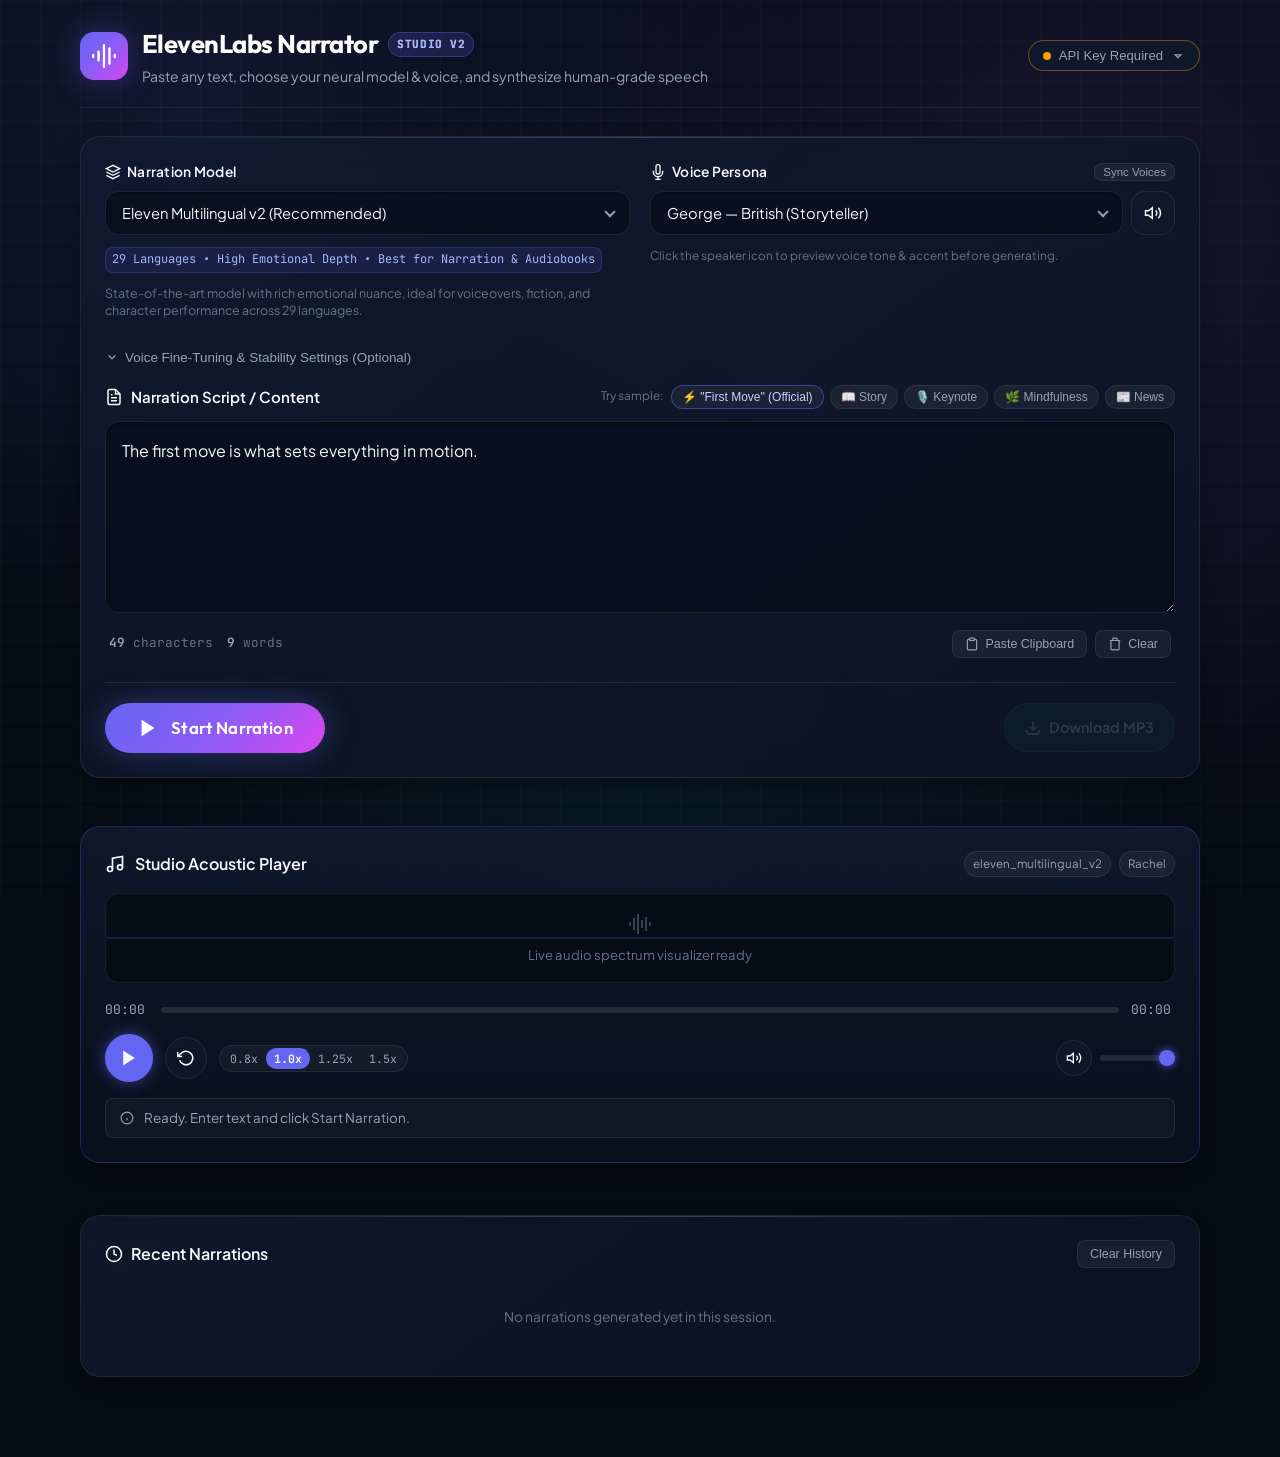
<file: narrator.html>
<!DOCTYPE html>
<html lang="en">
<head>
  <meta charset="UTF-8">
  <meta http-equiv="refresh" content="0; url=elevenlabs-narrator/index.html">
  <title>Redirecting to ElevenLabs Narrator Studio...</title>
  <script>
    window.location.href = "elevenlabs-narrator/index.html";
  </script>
</head>
<body style="background: #070b14; color: #fff; font-family: sans-serif; display: flex; align-items: center; justify-content: center; height: 100vh; margin: 0;">
  <p>Loading ElevenLabs Voice Narrator Studio... <a href="elevenlabs-narrator/index.html" style="color: #818cf8;">Click here if not redirected automatically.</a></p>
</body>
</html>
</file>
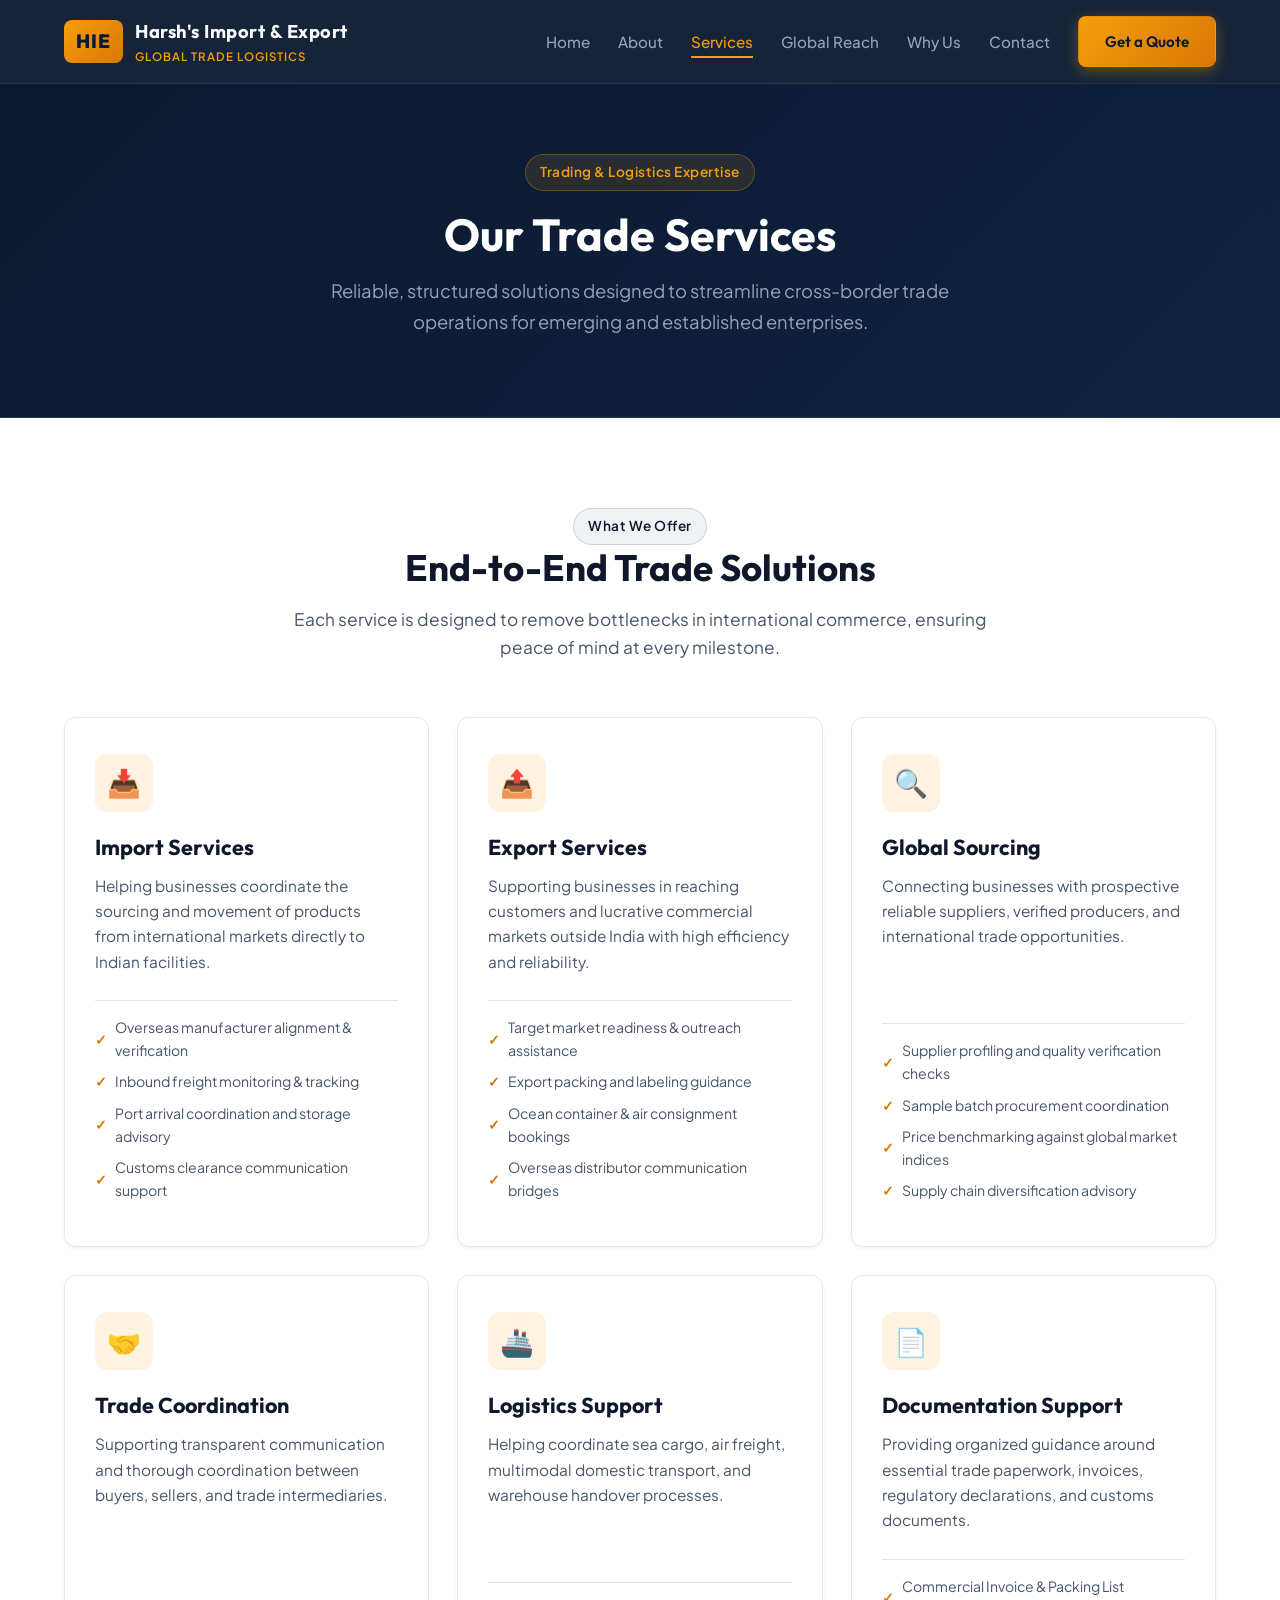
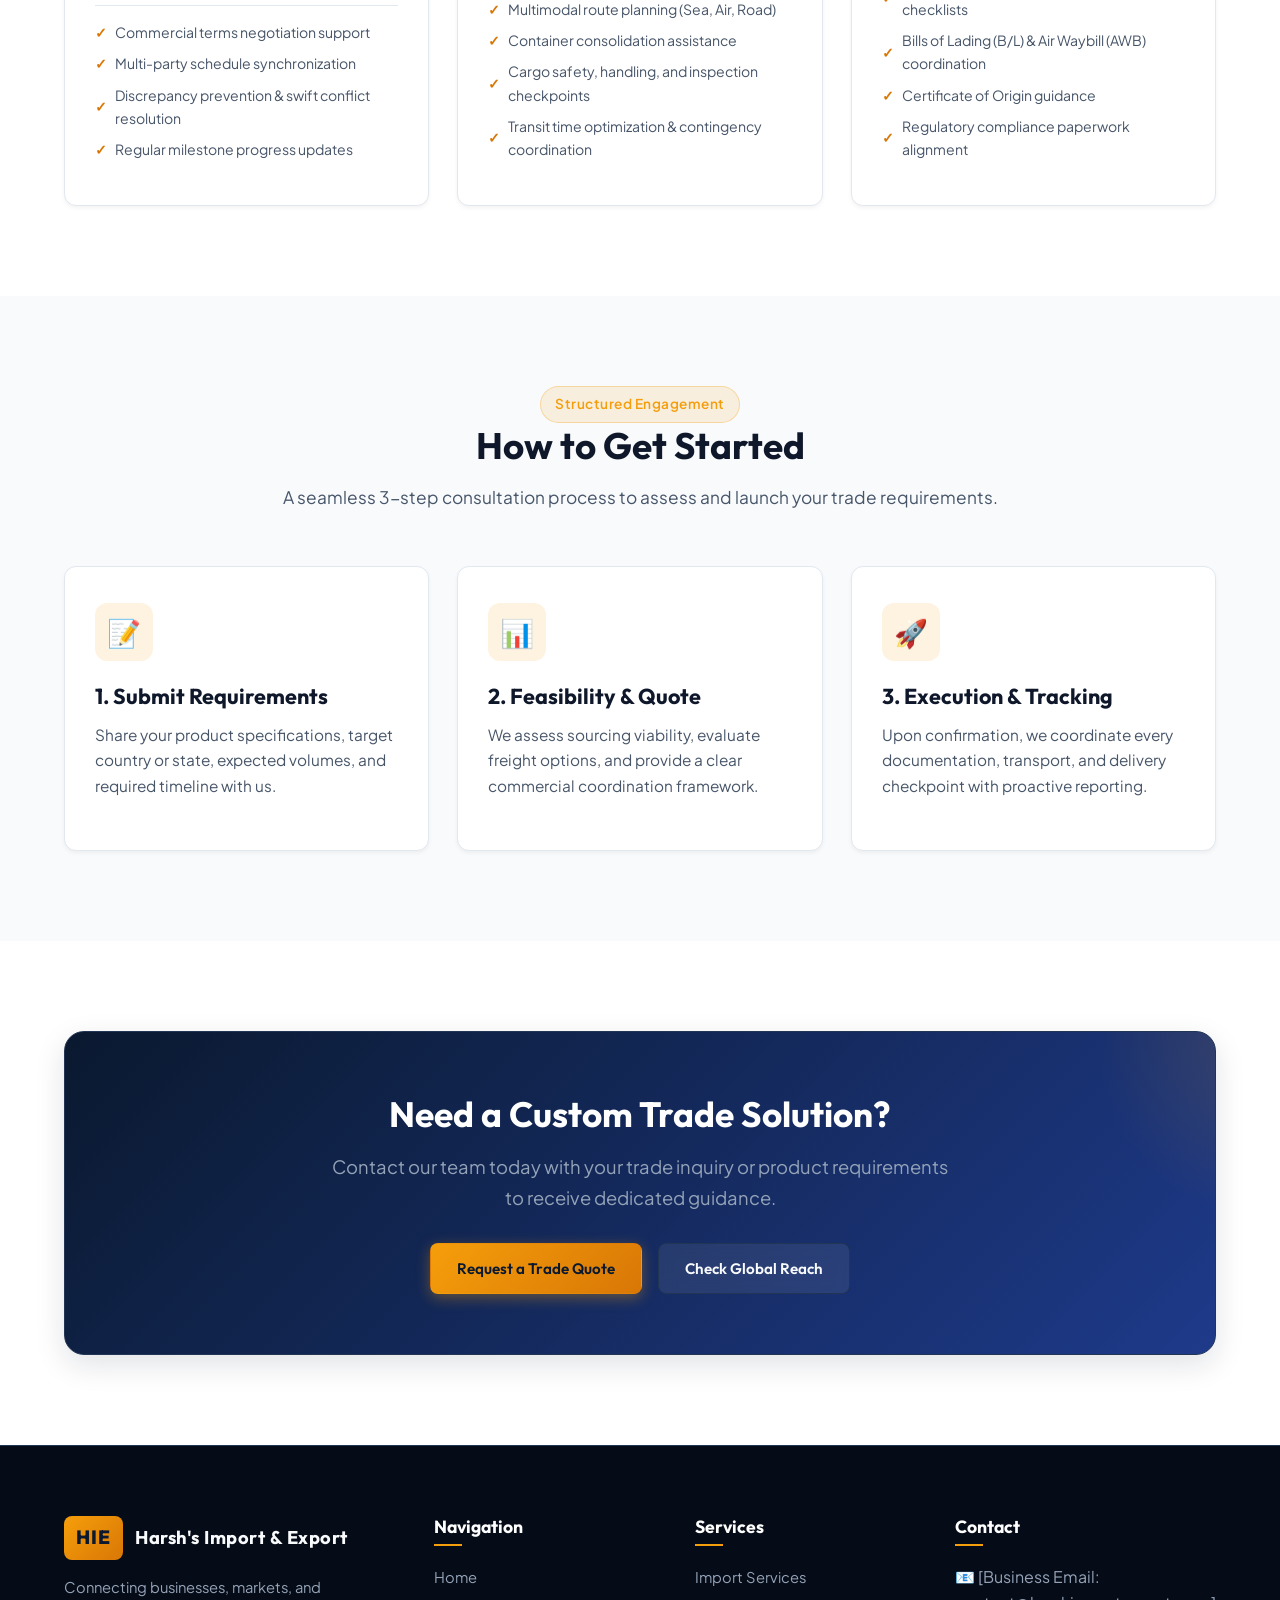
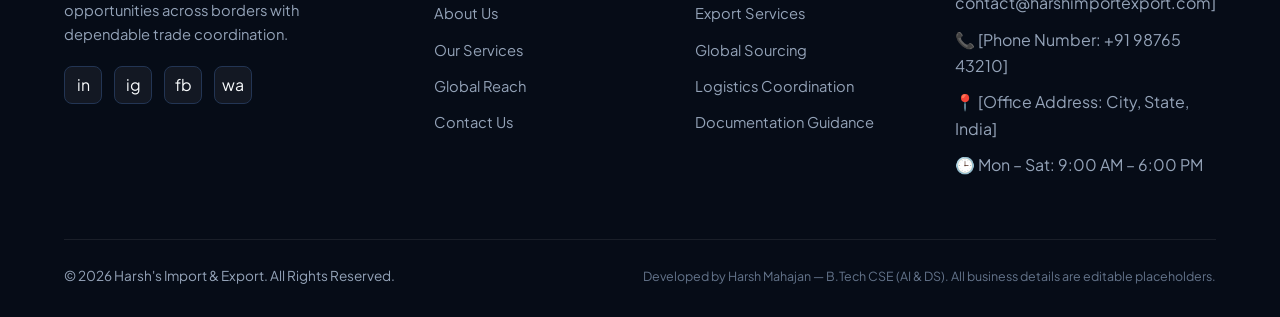
<file: services.html>
<!DOCTYPE html>
<html lang="en">
<head>
  <meta charset="UTF-8" />
  <meta name="viewport" content="width=device-width, initial-scale=1.0" />
  <title>Our Services | Harsh's Import & Export — Comprehensive Trade Solutions</title>
  
  <meta name="description" content="Explore our specialized import, export, global sourcing, trade coordination, logistics support, and documentation guidance services." />
  <meta name="author" content="Harsh's Import & Export" />

  <!-- Google Fonts -->
  <link rel="preconnect" href="https://fonts.googleapis.com" />
  <link rel="preconnect" href="https://fonts.gstatic.com" crossorigin />
  <link href="https://fonts.googleapis.com/css2?family=Outfit:wght@500;600;700;800&family=Plus+Jakarta+Sans:wght@400;500;600;700&display=swap" rel="stylesheet" />

  <!-- Stylesheet -->
  <link rel="stylesheet" href="css/style.css" />
</head>
<body>

  <!-- Navigation Bar -->
  <header class="header" id="header">
    <div class="container nav-container">
      <a href="index.html" class="logo" aria-label="Harsh's Import & Export Homepage">
        <div class="logo-badge">HIE</div>
        <div class="logo-text">
          <span class="logo-name">Harsh's Import & Export</span>
          <span class="logo-tagline">Global Trade Logistics</span>
        </div>
      </a>

      <nav class="nav-menu" id="navMenu">
        <a href="index.html" class="nav-link">Home</a>
        <a href="about.html" class="nav-link">About</a>
        <a href="services.html" class="nav-link active">Services</a>
        <a href="index.html#global-reach" class="nav-link">Global Reach</a>
        <a href="index.html#why-us" class="nav-link">Why Us</a>
        <a href="contact.html" class="nav-link">Contact</a>
        <a href="contact.html" class="btn btn-primary nav-cta-btn">Get a Quote</a>
      </nav>

      <button class="hamburger" id="hamburger" aria-label="Open Navigation Menu" aria-expanded="false">
        <span class="hamburger-line"></span>
        <span class="hamburger-line"></span>
        <span class="hamburger-line"></span>
      </button>
    </div>
  </header>

  <!-- Page Hero -->
  <section class="page-hero">
    <div class="container">
      <div class="badge badge-gold" style="margin-bottom: 16px;">Trading & Logistics Expertise</div>
      <h1 class="page-hero-title">Our Trade Services</h1>
      <p class="page-hero-subtitle">
        Reliable, structured solutions designed to streamline cross-border trade operations for emerging and established enterprises.
      </p>
    </div>
  </section>

  <!-- Detailed Services Grid -->
  <section class="section section-white">
    <div class="container">
      <div class="section-header reveal">
        <div class="badge badge-navy">What We Offer</div>
        <h2 class="section-title">End-to-End Trade Solutions</h2>
        <p class="section-description">
          Each service is designed to remove bottlenecks in international commerce, ensuring peace of mind at every milestone.
        </p>
      </div>

      <div class="cards-grid">
        <!-- 1. Import Services -->
        <div class="card reveal" id="import">
          <div class="card-icon">📥</div>
          <h3 class="card-title">Import Services</h3>
          <p class="card-text">
            Helping businesses coordinate the sourcing and movement of products from international markets directly to Indian facilities.
          </p>
          <ul class="service-features">
            <li>Overseas manufacturer alignment & verification</li>
            <li>Inbound freight monitoring & tracking</li>
            <li>Port arrival coordination and storage advisory</li>
            <li>Customs clearance communication support</li>
          </ul>
        </div>

        <!-- 2. Export Services -->
        <div class="card reveal" id="export">
          <div class="card-icon">📤</div>
          <h3 class="card-title">Export Services</h3>
          <p class="card-text">
            Supporting businesses in reaching customers and lucrative commercial markets outside India with high efficiency and reliability.
          </p>
          <ul class="service-features">
            <li>Target market readiness & outreach assistance</li>
            <li>Export packing and labeling guidance</li>
            <li>Ocean container & air consignment bookings</li>
            <li>Overseas distributor communication bridges</li>
          </ul>
        </div>

        <!-- 3. Global Sourcing -->
        <div class="card reveal" id="sourcing">
          <div class="card-icon">🔍</div>
          <h3 class="card-title">Global Sourcing</h3>
          <p class="card-text">
            Connecting businesses with prospective reliable suppliers, verified producers, and international trade opportunities.
          </p>
          <ul class="service-features">
            <li>Supplier profiling and quality verification checks</li>
            <li>Sample batch procurement coordination</li>
            <li>Price benchmarking against global market indices</li>
            <li>Supply chain diversification advisory</li>
          </ul>
        </div>

        <!-- 4. Trade Coordination -->
        <div class="card reveal" id="coordination">
          <div class="card-icon">🤝</div>
          <h3 class="card-title">Trade Coordination</h3>
          <p class="card-text">
            Supporting transparent communication and thorough coordination between buyers, sellers, and trade intermediaries.
          </p>
          <ul class="service-features">
            <li>Commercial terms negotiation support</li>
            <li>Multi-party schedule synchronization</li>
            <li>Discrepancy prevention & swift conflict resolution</li>
            <li>Regular milestone progress updates</li>
          </ul>
        </div>

        <!-- 5. Logistics Support -->
        <div class="card reveal" id="logistics">
          <div class="card-icon">🚢</div>
          <h3 class="card-title">Logistics Support</h3>
          <p class="card-text">
            Helping coordinate sea cargo, air freight, multimodal domestic transport, and warehouse handover processes.
          </p>
          <ul class="service-features">
            <li>Multimodal route planning (Sea, Air, Road)</li>
            <li>Container consolidation assistance</li>
            <li>Cargo safety, handling, and inspection checkpoints</li>
            <li>Transit time optimization & contingency coordination</li>
          </ul>
        </div>

        <!-- 6. Documentation Support -->
        <div class="card reveal" id="documentation">
          <div class="card-icon">📄</div>
          <h3 class="card-title">Documentation Support</h3>
          <p class="card-text">
            Providing organized guidance around essential trade paperwork, invoices, regulatory declarations, and customs documents.
          </p>
          <ul class="service-features">
            <li>Commercial Invoice & Packing List checklists</li>
            <li>Bills of Lading (B/L) & Air Waybill (AWB) coordination</li>
            <li>Certificate of Origin guidance</li>
            <li>Regulatory compliance paperwork alignment</li>
          </ul>
        </div>
      </div>
    </div>
  </section>

  <!-- Service Engagement Process Summary -->
  <section class="section section-light">
    <div class="container">
      <div class="section-header reveal">
        <div class="badge badge-gold">Structured Engagement</div>
        <h2 class="section-title">How to Get Started</h2>
        <p class="section-description">
          A seamless 3-step consultation process to assess and launch your trade requirements.
        </p>
      </div>

      <div class="cards-grid" style="grid-template-columns: repeat(auto-fit, minmax(280px, 1fr));">
        <div class="card reveal">
          <div class="card-icon">📝</div>
          <h3 class="card-title">1. Submit Requirements</h3>
          <p class="card-text">Share your product specifications, target country or state, expected volumes, and required timeline with us.</p>
        </div>

        <div class="card reveal">
          <div class="card-icon">📊</div>
          <h3 class="card-title">2. Feasibility & Quote</h3>
          <p class="card-text">We assess sourcing viability, evaluate freight options, and provide a clear commercial coordination framework.</p>
        </div>

        <div class="card reveal">
          <div class="card-icon">🚀</div>
          <h3 class="card-title">3. Execution & Tracking</h3>
          <p class="card-text">Upon confirmation, we coordinate every documentation, transport, and delivery checkpoint with proactive reporting.</p>
        </div>
      </div>
    </div>
  </section>

  <!-- CTA Banner -->
  <section class="section section-white">
    <div class="container">
      <div class="cta-banner reveal">
        <h2 class="cta-title">Need a Custom Trade Solution?</h2>
        <p class="cta-text">
          Contact our team today with your trade inquiry or product requirements to receive dedicated guidance.
        </p>
        <div class="cta-actions">
          <a href="contact.html" class="btn btn-primary">Request a Trade Quote</a>
          <a href="index.html#global-reach" class="btn btn-secondary">Check Global Reach</a>
        </div>
      </div>
    </div>
  </section>

  <!-- Footer -->
  <footer class="footer">
    <div class="container">
      <div class="footer-grid">
        <div class="footer-brand">
          <div class="logo">
            <div class="logo-badge">HIE</div>
            <div class="logo-text">
              <span class="logo-name">Harsh's Import & Export</span>
            </div>
          </div>
          <p class="footer-desc">
            Connecting businesses, markets, and opportunities across borders with dependable trade coordination.
          </p>
          <div class="social-links">
            <a href="https://linkedin.com" target="_blank" rel="noopener" class="social-link" aria-label="LinkedIn">in</a>
            <a href="https://instagram.com" target="_blank" rel="noopener" class="social-link" aria-label="Instagram">ig</a>
            <a href="https://facebook.com" target="_blank" rel="noopener" class="social-link" aria-label="Facebook">fb</a>
            <a href="https://whatsapp.com" target="_blank" rel="noopener" class="social-link" aria-label="WhatsApp">wa</a>
          </div>
        </div>

        <div>
          <h4 class="footer-title">Navigation</h4>
          <ul class="footer-links">
            <li><a href="index.html">Home</a></li>
            <li><a href="about.html">About Us</a></li>
            <li><a href="services.html">Our Services</a></li>
            <li><a href="index.html#global-reach">Global Reach</a></li>
            <li><a href="contact.html">Contact Us</a></li>
          </ul>
        </div>

        <div>
          <h4 class="footer-title">Services</h4>
          <ul class="footer-links">
            <li><a href="services.html#import">Import Services</a></li>
            <li><a href="services.html#export">Export Services</a></li>
            <li><a href="services.html#sourcing">Global Sourcing</a></li>
            <li><a href="services.html#logistics">Logistics Coordination</a></li>
            <li><a href="services.html#documentation">Documentation Guidance</a></li>
          </ul>
        </div>

        <div>
          <h4 class="footer-title">Contact</h4>
          <ul class="footer-links">
            <li>📧 [Business Email: contact@harshimportexport.com]</li>
            <li>📞 [Phone Number: +91 98765 43210]</li>
            <li>📍 [Office Address: City, State, India]</li>
            <li>🕒 Mon – Sat: 9:00 AM – 6:00 PM</li>
          </ul>
        </div>
      </div>

      <div class="footer-bottom">
        <p class="copyright">© 2026 Harsh's Import & Export. All Rights Reserved.</p>
        <p class="disclaimer">Developed by Harsh Mahajan — B.Tech CSE (AI & DS). All business details are editable placeholders.</p>
      </div>
    </div>
  </footer>

  <button class="back-to-top" id="backToTop" aria-label="Scroll back to top">↑</button>
  <script src="js/script.js"></script>
</body>
</html>
</file>
<file: elevenlabs-narrator/style.css>
/* ==========================================================================
   ElevenLabs Voice Narrator Studio — Modern Design System & Stylesheet
   Color Palette: Deep Space Slate, Electric Indigo, Cyber Violet, Cyan Glow
   ========================================================================== */

:root {
  /* Core Color Tokens */
  --bg-primary: #070b14;
  --bg-secondary: #0d1424;
  --bg-card: rgba(17, 26, 46, 0.75);
  --bg-card-hover: rgba(23, 35, 62, 0.85);
  --bg-input: rgba(10, 16, 29, 0.85);
  
  --border-subtle: rgba(255, 255, 255, 0.08);
  --border-focus: rgba(99, 102, 241, 0.6);
  --border-accent: rgba(139, 92, 246, 0.4);

  --accent-primary: #6366f1;
  --accent-secondary: #8b5cf6;
  --accent-cyan: #06b6d4;
  --accent-pink: #ec4899;
  --accent-emerald: #10b981;
  --accent-amber: #f59e0b;
  --accent-rose: #f43f5e;

  --gradient-brand: linear-gradient(135deg, #6366f1 0%, #8b5cf6 50%, #d946ef 100%);
  --gradient-glow: linear-gradient(135deg, rgba(99, 102, 241, 0.25), rgba(139, 92, 246, 0.15));
  --gradient-card: linear-gradient(145deg, rgba(18, 28, 51, 0.7) 0%, rgba(13, 20, 36, 0.85) 100%);

  /* Text Colors */
  --text-main: #f8fafc;
  --text-muted: #94a3b8;
  --text-dim: #64748b;
  --text-glow: #ffffff;

  /* Typography */
  --font-main: 'Plus Jakarta Sans', system-ui, -apple-system, sans-serif;
  --font-heading: 'Outfit', system-ui, -apple-system, sans-serif;
  --font-mono: 'JetBrains Mono', 'Fira Code', monospace;

  /* Elevations & Shadows */
  --shadow-sm: 0 2px 8px rgba(0, 0, 0, 0.25);
  --shadow-md: 0 8px 24px -4px rgba(0, 0, 0, 0.45);
  --shadow-lg: 0 16px 40px -8px rgba(0, 0, 0, 0.6);
  --shadow-glow: 0 0 30px rgba(99, 102, 241, 0.35);
  --shadow-glow-pink: 0 0 35px rgba(217, 70, 239, 0.3);

  /* Layout */
  --radius-sm: 8px;
  --radius-md: 14px;
  --radius-lg: 20px;
  --radius-full: 9999px;
  --transition-fast: 0.18s cubic-bezier(0.4, 0, 0.2, 1);
  --transition-base: 0.28s cubic-bezier(0.4, 0, 0.2, 1);
}

/* Base Reset & Styling */
*, *::before, *::after {
  box-sizing: border-box;
  margin: 0;
  padding: 0;
}

html {
  font-size: 16px;
  scroll-behavior: smooth;
  color-scheme: dark;
}

body {
  font-family: var(--font-main);
  background-color: var(--bg-primary);
  color: var(--text-main);
  min-height: 100vh;
  line-height: 1.6;
  position: relative;
  overflow-x: hidden;
  background-image: 
    radial-gradient(circle at 15% 10%, rgba(99, 102, 241, 0.12) 0%, transparent 45%),
    radial-gradient(circle at 85% 25%, rgba(139, 92, 246, 0.12) 0%, transparent 50%),
    radial-gradient(circle at 50% 85%, rgba(6, 182, 212, 0.08) 0%, transparent 60%);
  background-attachment: fixed;
}

/* Ambient Animated Grid Pattern */
body::before {
  content: '';
  position: fixed;
  inset: 0;
  background-image: 
    linear-gradient(rgba(255, 255, 255, 0.02) 1px, transparent 1px),
    linear-gradient(90deg, rgba(255, 255, 255, 0.02) 1px, transparent 1px);
  background-size: 40px 40px;
  pointer-events: none;
  z-index: 0;
}

/* Container */
.app-container {
  width: 100%;
  max-width: 1160px;
  margin: 0 auto;
  padding: 24px 20px 80px;
  position: relative;
  z-index: 1;
}

/* Header & Top Bar */
.app-header {
  display: flex;
  align-items: center;
  justify-content: space-between;
  flex-wrap: wrap;
  gap: 16px;
  margin-bottom: 28px;
  padding-bottom: 20px;
  border-bottom: 1px solid var(--border-subtle);
}

.brand-section {
  display: flex;
  align-items: center;
  gap: 14px;
}

.brand-icon-box {
  width: 48px;
  height: 48px;
  border-radius: var(--radius-md);
  background: var(--gradient-brand);
  display: flex;
  align-items: center;
  justify-content: center;
  box-shadow: var(--shadow-glow);
  color: #fff;
  flex-shrink: 0;
  animation: pulse-glow 4s ease-in-out infinite alternate;
}

@keyframes pulse-glow {
  0% { box-shadow: 0 0 15px rgba(99, 102, 241, 0.4); transform: scale(1); }
  100% { box-shadow: 0 0 30px rgba(217, 70, 239, 0.5); transform: scale(1.03); }
}

.brand-icon-box svg {
  width: 26px;
  height: 26px;
}

.brand-text h1 {
  font-family: var(--font-heading);
  font-size: 1.6rem;
  font-weight: 700;
  letter-spacing: -0.02em;
  background: linear-gradient(135deg, #ffffff 40%, #c7d2fe 100%);
  -webkit-background-clip: text;
  -webkit-text-fill-color: transparent;
  display: flex;
  align-items: center;
  gap: 10px;
}

.badge-tag {
  font-family: var(--font-mono);
  font-size: 0.7rem;
  padding: 3px 8px;
  border-radius: var(--radius-full);
  background: rgba(99, 102, 241, 0.18);
  border: 1px solid rgba(99, 102, 241, 0.35);
  color: #a5b4fc;
  -webkit-text-fill-color: initial;
  text-transform: uppercase;
  letter-spacing: 0.05em;
}

.brand-subtitle {
  font-size: 0.88rem;
  color: var(--text-muted);
}

.header-actions {
  display: flex;
  align-items: center;
  gap: 12px;
}

/* API Key Quick Trigger Pill */
.api-status-pill {
  display: inline-flex;
  align-items: center;
  gap: 8px;
  padding: 7px 14px;
  border-radius: var(--radius-full);
  background: var(--bg-card);
  border: 1px solid var(--border-subtle);
  font-size: 0.82rem;
  color: var(--text-muted);
  cursor: pointer;
  transition: var(--transition-fast);
  backdrop-filter: blur(8px);
}

.api-status-pill:hover {
  background: var(--bg-card-hover);
  border-color: rgba(255, 255, 255, 0.15);
  transform: translateY(-1px);
}

.status-dot {
  width: 8px;
  height: 8px;
  border-radius: 50%;
  background-color: var(--accent-amber);
  position: relative;
}

.status-dot.active {
  background-color: var(--accent-emerald);
  box-shadow: 0 0 8px var(--accent-emerald);
}

.status-dot.active::after {
  content: '';
  position: absolute;
  inset: -2px;
  border-radius: 50%;
  border: 1px solid var(--accent-emerald);
  animation: ping 2s cubic-bezier(0, 0, 0.2, 1) infinite;
}

@keyframes ping {
  75%, 100% {
    transform: scale(2.2);
    opacity: 0;
  }
}

/* Cards & Layout Grid */
.studio-grid {
  display: grid;
  grid-template-columns: 1fr;
  gap: 24px;
}

.glass-card {
  background: var(--gradient-card);
  border: 1px solid var(--border-subtle);
  border-radius: var(--radius-lg);
  padding: 24px;
  backdrop-filter: blur(16px);
  -webkit-backdrop-filter: blur(16px);
  box-shadow: var(--shadow-md);
  transition: var(--transition-base);
  position: relative;
  overflow: hidden;
}

.glass-card:hover {
  border-color: rgba(255, 255, 255, 0.12);
}

.glass-card::before {
  content: '';
  position: absolute;
  top: 0;
  left: 0;
  right: 0;
  height: 1px;
  background: linear-gradient(90deg, transparent, rgba(255, 255, 255, 0.2), transparent);
}

/* Collapsible API Configuration Drawer */
.api-config-drawer {
  background: rgba(13, 20, 36, 0.95);
  border: 1px solid rgba(99, 102, 241, 0.3);
  border-radius: var(--radius-md);
  padding: 20px;
  margin-bottom: 24px;
  box-shadow: 0 10px 30px rgba(0, 0, 0, 0.5);
  transition: var(--transition-base);
  display: none;
}

.api-config-drawer.open {
  display: block;
  animation: slideDown 0.3s cubic-bezier(0.16, 1, 0.3, 1);
}

@keyframes slideDown {
  from { opacity: 0; transform: translateY(-10px); }
  to { opacity: 1; transform: translateY(0); }
}

.drawer-header {
  display: flex;
  align-items: center;
  justify-content: space-between;
  margin-bottom: 14px;
}

.drawer-header h3 {
  font-size: 1rem;
  font-weight: 600;
  display: flex;
  align-items: center;
  gap: 8px;
  color: var(--text-main);
}

.drawer-help-text {
  font-size: 0.82rem;
  color: var(--text-muted);
  margin-bottom: 14px;
}

.drawer-help-text a {
  color: #818cf8;
  text-decoration: underline;
  text-underline-offset: 3px;
}

.drawer-help-text a:hover {
  color: #a5b4fc;
}

.api-input-group {
  display: flex;
  gap: 10px;
  align-items: center;
  flex-wrap: wrap;
}

.input-wrapper-key {
  position: relative;
  flex: 1;
  min-width: 260px;
}

.input-wrapper-key input {
  width: 100%;
  background: var(--bg-input);
  border: 1px solid var(--border-subtle);
  border-radius: var(--radius-sm);
  padding: 10px 42px 10px 14px;
  color: var(--text-main);
  font-family: var(--font-mono);
  font-size: 0.88rem;
  transition: var(--transition-fast);
}

.input-wrapper-key input:focus {
  outline: none;
  border-color: var(--accent-primary);
  box-shadow: 0 0 0 3px rgba(99, 102, 241, 0.2);
}

.toggle-visibility-btn {
  position: absolute;
  right: 10px;
  top: 50%;
  transform: translateY(-50%);
  background: transparent;
  border: none;
  color: var(--text-muted);
  cursor: pointer;
  padding: 4px;
  display: flex;
  align-items: center;
  transition: var(--transition-fast);
}

.toggle-visibility-btn:hover {
  color: var(--text-main);
}

.key-badge-quota {
  font-family: var(--font-mono);
  font-size: 0.78rem;
  color: #38bdf8;
  background: rgba(56, 189, 248, 0.1);
  padding: 6px 12px;
  border-radius: var(--radius-sm);
  border: 1px solid rgba(56, 189, 248, 0.25);
  display: none;
  align-items: center;
  gap: 6px;
}

/* Control Panel Section (Model & Voice Selection) */
.controls-row {
  display: grid;
  grid-template-columns: repeat(auto-fit, minmax(280px, 1fr));
  gap: 20px;
  margin-bottom: 22px;
}

.control-group {
  display: flex;
  flex-direction: column;
  gap: 8px;
}

.control-label {
  display: flex;
  align-items: center;
  justify-content: space-between;
  font-size: 0.86rem;
  font-weight: 600;
  color: var(--text-muted);
  letter-spacing: 0.02em;
}

.control-label span {
  display: flex;
  align-items: center;
  gap: 6px;
  color: var(--text-main);
}

.select-wrapper {
  position: relative;
  width: 100%;
}

.custom-select {
  width: 100%;
  appearance: none;
  -webkit-appearance: none;
  background: var(--bg-input);
  border: 1px solid var(--border-subtle);
  border-radius: var(--radius-md);
  padding: 12px 40px 12px 16px;
  color: var(--text-main);
  font-size: 0.92rem;
  font-family: var(--font-main);
  cursor: pointer;
  transition: var(--transition-fast);
  box-shadow: inset 0 1px 2px rgba(0, 0, 0, 0.4);
}

.custom-select:hover {
  border-color: rgba(255, 255, 255, 0.18);
  background: rgba(14, 23, 42, 0.9);
}

.custom-select:focus {
  outline: none;
  border-color: var(--accent-primary);
  box-shadow: 0 0 0 3px rgba(99, 102, 241, 0.2);
}

.select-wrapper::after {
  content: '';
  position: absolute;
  right: 16px;
  top: 50%;
  transform: translateY(-50%);
  width: 8px;
  height: 8px;
  border-right: 2px solid var(--text-muted);
  border-bottom: 2px solid var(--text-muted);
  transform: translateY(-65%) rotate(45deg);
  pointer-events: none;
  transition: var(--transition-fast);
}

.model-meta-info {
  display: flex;
  align-items: center;
  gap: 8px;
  font-size: 0.75rem;
  color: #a5b4fc;
  margin-top: 4px;
}

.model-tag {
  background: rgba(99, 102, 241, 0.12);
  border: 1px solid rgba(99, 102, 241, 0.25);
  border-radius: var(--radius-sm);
  padding: 2px 6px;
  font-family: var(--font-mono);
}

/* Voice Row with Preview Button */
.voice-select-row {
  display: flex;
  gap: 8px;
  align-items: center;
}

.preview-voice-btn {
  background: var(--bg-card);
  border: 1px solid var(--border-subtle);
  color: var(--text-main);
  width: 44px;
  height: 44px;
  border-radius: var(--radius-md);
  display: flex;
  align-items: center;
  justify-content: center;
  cursor: pointer;
  transition: var(--transition-fast);
  flex-shrink: 0;
}

.preview-voice-btn:hover {
  background: rgba(99, 102, 241, 0.2);
  border-color: var(--accent-primary);
  color: #fff;
  transform: scale(1.05);
}

.preview-voice-btn.playing {
  background: var(--accent-primary);
  box-shadow: 0 0 12px var(--accent-primary);
  color: #fff;
}

/* Accordion Advanced Voice Tuning */
.accordion-toggle {
  background: transparent;
  border: none;
  color: var(--text-muted);
  font-size: 0.84rem;
  cursor: pointer;
  display: flex;
  align-items: center;
  gap: 6px;
  padding: 8px 0;
  margin-top: 4px;
  margin-bottom: 12px;
  transition: var(--transition-fast);
}

.accordion-toggle:hover {
  color: var(--text-main);
}

.accordion-toggle svg {
  transition: transform var(--transition-fast);
}

.accordion-toggle.open svg {
  transform: rotate(180deg);
}

.tuning-drawer {
  display: none;
  padding: 16px;
  background: rgba(10, 16, 29, 0.6);
  border: 1px solid var(--border-subtle);
  border-radius: var(--radius-md);
  margin-bottom: 22px;
  animation: fadeIn 0.2s ease-in;
}

.tuning-drawer.open {
  display: grid;
  grid-template-columns: repeat(auto-fit, minmax(220px, 1fr));
  gap: 16px;
}

@keyframes fadeIn {
  from { opacity: 0; }
  to { opacity: 1; }
}

.slider-group {
  display: flex;
  flex-direction: column;
  gap: 6px;
}

.slider-label {
  display: flex;
  justify-content: space-between;
  font-size: 0.78rem;
  color: var(--text-muted);
}

.slider-val {
  font-family: var(--font-mono);
  color: var(--accent-cyan);
  font-weight: 600;
}

input[type="range"] {
  -webkit-appearance: none;
  width: 100%;
  height: 6px;
  background: rgba(255, 255, 255, 0.1);
  border-radius: var(--radius-full);
  outline: none;
  cursor: pointer;
}

input[type="range"]::-webkit-slider-thumb {
  -webkit-appearance: none;
  width: 16px;
  height: 16px;
  border-radius: 50%;
  background: var(--accent-primary);
  cursor: pointer;
  box-shadow: 0 0 10px rgba(99, 102, 241, 0.8);
  transition: transform 0.1s;
}

input[type="range"]::-webkit-slider-thumb:hover {
  transform: scale(1.2);
}

/* Text Input Area Card */
.input-header {
  display: flex;
  align-items: center;
  justify-content: space-between;
  flex-wrap: wrap;
  gap: 10px;
  margin-bottom: 12px;
}

.input-header-title {
  font-size: 0.94rem;
  font-weight: 600;
  display: flex;
  align-items: center;
  gap: 8px;
}

.sample-prompts-bar {
  display: flex;
  align-items: center;
  gap: 6px;
  flex-wrap: wrap;
}

.preset-chip {
  font-size: 0.75rem;
  padding: 4px 10px;
  border-radius: var(--radius-full);
  background: rgba(255, 255, 255, 0.05);
  border: 1px solid var(--border-subtle);
  color: var(--text-muted);
  cursor: pointer;
  transition: var(--transition-fast);
  white-space: nowrap;
}

.preset-chip:hover {
  background: rgba(99, 102, 241, 0.18);
  color: #fff;
  border-color: rgba(99, 102, 241, 0.4);
  transform: translateY(-1px);
}

/* Textarea Container */
.textarea-container {
  position: relative;
  width: 100%;
}

.main-textarea {
  width: 100%;
  min-height: 160px;
  max-height: 480px;
  background: var(--bg-input);
  border: 1px solid var(--border-subtle);
  border-radius: var(--radius-md);
  padding: 16px;
  color: var(--text-main);
  font-size: 1rem;
  line-height: 1.65;
  font-family: var(--font-main);
  resize: vertical;
  transition: var(--transition-fast);
  box-shadow: inset 0 2px 4px rgba(0, 0, 0, 0.4);
}

.main-textarea:focus {
  outline: none;
  border-color: var(--border-focus);
  background: rgba(13, 20, 36, 0.95);
  box-shadow: 0 0 0 3px rgba(99, 102, 241, 0.18), inset 0 2px 4px rgba(0, 0, 0, 0.4);
}

.main-textarea::placeholder {
  color: var(--text-dim);
  font-style: normal;
}

/* Textarea Bottom Toolbar */
.textarea-toolbar {
  display: flex;
  align-items: center;
  justify-content: space-between;
  margin-top: 10px;
  padding: 0 4px;
  flex-wrap: wrap;
  gap: 10px;
}

.text-stats {
  display: flex;
  align-items: center;
  gap: 14px;
  font-size: 0.8rem;
  color: var(--text-dim);
  font-family: var(--font-mono);
}

.stat-item strong {
  color: var(--text-muted);
}

.textarea-actions {
  display: flex;
  align-items: center;
  gap: 8px;
}

.btn-secondary-sm {
  background: rgba(255, 255, 255, 0.05);
  border: 1px solid var(--border-subtle);
  color: var(--text-muted);
  border-radius: var(--radius-sm);
  padding: 6px 12px;
  font-size: 0.78rem;
  font-weight: 500;
  cursor: pointer;
  display: flex;
  align-items: center;
  gap: 6px;
  transition: var(--transition-fast);
}

.btn-secondary-sm:hover {
  background: rgba(255, 255, 255, 0.1);
  color: var(--text-main);
  border-color: rgba(255, 255, 255, 0.2);
}

/* Primary Play / Action Bar */
.action-bar {
  display: flex;
  align-items: center;
  justify-content: space-between;
  flex-wrap: wrap;
  gap: 16px;
  margin-top: 24px;
  padding-top: 20px;
  border-top: 1px solid var(--border-subtle);
}

.play-narration-btn {
  display: inline-flex;
  align-items: center;
  justify-content: center;
  gap: 12px;
  padding: 14px 32px;
  border-radius: var(--radius-full);
  background: var(--gradient-brand);
  border: none;
  color: #fff;
  font-family: var(--font-heading);
  font-size: 1.05rem;
  font-weight: 600;
  letter-spacing: 0.01em;
  cursor: pointer;
  box-shadow: var(--shadow-glow);
  transition: all var(--transition-base);
  position: relative;
  overflow: hidden;
  min-width: 220px;
}

.play-narration-btn:hover {
  transform: translateY(-2px) scale(1.02);
  box-shadow: 0 0 35px rgba(139, 92, 246, 0.6);
}

.play-narration-btn:active {
  transform: translateY(1px) scale(0.99);
}

.play-narration-btn:disabled {
  opacity: 0.6;
  cursor: not-allowed;
  transform: none;
  box-shadow: none;
}

/* Button Loading Spinner */
.spinner {
  width: 20px;
  height: 20px;
  border: 2px solid rgba(255, 255, 255, 0.3);
  border-top-color: #fff;
  border-radius: 50%;
  animation: spin 0.8s linear infinite;
  display: none;
}

@keyframes spin {
  to { transform: rotate(360deg); }
}

.play-narration-btn.loading .spinner {
  display: inline-block;
}

.play-narration-btn.loading .btn-icon {
  display: none;
}

.action-auxiliary {
  display: flex;
  align-items: center;
  gap: 10px;
  flex-wrap: wrap;
}

.download-btn {
  display: inline-flex;
  align-items: center;
  gap: 8px;
  padding: 12px 20px;
  border-radius: var(--radius-full);
  background: rgba(16, 185, 129, 0.12);
  border: 1px solid rgba(16, 185, 129, 0.3);
  color: #34d399;
  font-size: 0.9rem;
  font-weight: 600;
  cursor: pointer;
  transition: var(--transition-fast);
  text-decoration: none;
}

.download-btn:hover {
  background: rgba(16, 185, 129, 0.22);
  border-color: rgba(16, 185, 129, 0.5);
  color: #6ee7b7;
  transform: translateY(-1px);
}

.download-btn.disabled {
  opacity: 0.4;
  pointer-events: none;
  border-color: var(--border-subtle);
  color: var(--text-dim);
}

/* Audio Player & Waveform Visualizer Card */
.player-card {
  margin-top: 24px;
  background: linear-gradient(180deg, rgba(17, 26, 46, 0.85) 0%, rgba(10, 16, 29, 0.95) 100%);
  border: 1px solid rgba(99, 102, 241, 0.25);
  border-radius: var(--radius-lg);
  padding: 24px;
  box-shadow: var(--shadow-md);
  position: relative;
}

.player-header {
  display: flex;
  align-items: center;
  justify-content: space-between;
  margin-bottom: 16px;
}

.player-title {
  display: flex;
  align-items: center;
  gap: 10px;
  font-size: 1rem;
  font-weight: 600;
}

.player-meta-badges {
  display: flex;
  align-items: center;
  gap: 8px;
}

.badge-info {
  font-size: 0.72rem;
  padding: 3px 8px;
  border-radius: var(--radius-full);
  background: rgba(255, 255, 255, 0.05);
  border: 1px solid var(--border-subtle);
  color: var(--text-muted);
}

/* Waveform Canvas */
.waveform-container {
  width: 100%;
  height: 90px;
  background: rgba(7, 11, 20, 0.8);
  border-radius: var(--radius-md);
  border: 1px solid var(--border-subtle);
  overflow: hidden;
  position: relative;
  margin-bottom: 16px;
}

#waveformCanvas {
  width: 100%;
  height: 100%;
  display: block;
}

.waveform-placeholder {
  position: absolute;
  inset: 0;
  display: flex;
  flex-direction: column;
  align-items: center;
  justify-content: center;
  gap: 8px;
  color: var(--text-dim);
  font-size: 0.82rem;
  pointer-events: none;
}

.waveform-placeholder svg {
  width: 24px;
  height: 24px;
  opacity: 0.5;
}

/* Scrubber / Progress Bar */
.playback-timeline {
  display: flex;
  align-items: center;
  gap: 12px;
  margin-bottom: 14px;
}

.time-display {
  font-family: var(--font-mono);
  font-size: 0.82rem;
  color: var(--text-muted);
  min-width: 44px;
}

.timeline-slider-wrap {
  flex: 1;
  position: relative;
  display: flex;
  align-items: center;
}

.timeline-progress-bar {
  width: 100%;
  height: 6px;
  background: rgba(255, 255, 255, 0.1);
  border-radius: var(--radius-full);
  position: relative;
  cursor: pointer;
  overflow: hidden;
}

.timeline-filled {
  position: absolute;
  top: 0;
  left: 0;
  height: 100%;
  width: 0%;
  background: var(--gradient-brand);
  border-radius: var(--radius-full);
  transition: width 0.08s linear;
}

/* Player Controls Bar */
.player-controls {
  display: flex;
  align-items: center;
  justify-content: space-between;
  flex-wrap: wrap;
  gap: 16px;
}

.left-controls, .right-controls {
  display: flex;
  align-items: center;
  gap: 12px;
}

.audio-ctrl-btn {
  width: 42px;
  height: 42px;
  border-radius: 50%;
  background: var(--bg-card);
  border: 1px solid var(--border-subtle);
  color: var(--text-main);
  display: flex;
  align-items: center;
  justify-content: center;
  cursor: pointer;
  transition: var(--transition-fast);
}

.audio-ctrl-btn:hover {
  background: var(--bg-card-hover);
  border-color: rgba(255, 255, 255, 0.2);
  transform: scale(1.05);
}

.audio-ctrl-btn.play-pause-main {
  width: 48px;
  height: 48px;
  background: var(--accent-primary);
  border-color: transparent;
  box-shadow: 0 0 16px rgba(99, 102, 241, 0.5);
}

.audio-ctrl-btn.play-pause-main:hover {
  background: #4f46e5;
  transform: scale(1.08);
}

/* Speed Selector Chips */
.speed-group {
  display: flex;
  background: rgba(255, 255, 255, 0.04);
  border: 1px solid var(--border-subtle);
  border-radius: var(--radius-full);
  padding: 2px;
}

.speed-chip {
  padding: 3px 8px;
  font-size: 0.72rem;
  font-family: var(--font-mono);
  background: transparent;
  border: none;
  color: var(--text-muted);
  border-radius: var(--radius-full);
  cursor: pointer;
  transition: var(--transition-fast);
}

.speed-chip.active {
  background: var(--accent-primary);
  color: #fff;
  font-weight: 600;
}

/* Volume Slider */
.volume-group {
  display: flex;
  align-items: center;
  gap: 8px;
}

.volume-slider {
  width: 75px !important;
}

/* Live Status & Toast Notifications */
.status-bar {
  display: flex;
  align-items: center;
  gap: 10px;
  margin-top: 16px;
  font-size: 0.84rem;
  color: var(--text-muted);
  padding: 8px 14px;
  border-radius: var(--radius-sm);
  background: rgba(255, 255, 255, 0.03);
  border: 1px solid var(--border-subtle);
}

.toast-container {
  position: fixed;
  bottom: 24px;
  right: 24px;
  display: flex;
  flex-direction: column;
  gap: 10px;
  z-index: 9999;
  pointer-events: none;
}

.toast {
  pointer-events: auto;
  min-width: 280px;
  max-width: 400px;
  padding: 12px 18px;
  border-radius: var(--radius-md);
  background: rgba(15, 23, 42, 0.95);
  border: 1px solid var(--border-subtle);
  box-shadow: 0 10px 25px rgba(0, 0, 0, 0.5);
  backdrop-filter: blur(12px);
  color: var(--text-main);
  font-size: 0.88rem;
  display: flex;
  align-items: center;
  gap: 10px;
  animation: toastSlide 0.3s cubic-bezier(0.16, 1, 0.3, 1);
  transition: all 0.25s ease;
}

@keyframes toastSlide {
  from { opacity: 0; transform: translateY(20px) scale(0.95); }
  to { opacity: 1; transform: translateY(0) scale(1); }
}

.toast.toast-success {
  border-color: rgba(16, 185, 129, 0.4);
}
.toast.toast-error {
  border-color: rgba(244, 63, 94, 0.4);
}
.toast.toast-info {
  border-color: rgba(99, 102, 241, 0.4);
}

/* Session History Section */
.history-section {
  margin-top: 28px;
}

.history-header {
  display: flex;
  align-items: center;
  justify-content: space-between;
  margin-bottom: 14px;
}

.history-header h3 {
  font-size: 1rem;
  font-weight: 600;
  display: flex;
  align-items: center;
  gap: 8px;
}

.history-list {
  display: grid;
  grid-template-columns: 1fr;
  gap: 12px;
}

.history-item {
  background: rgba(10, 16, 29, 0.7);
  border: 1px solid var(--border-subtle);
  border-radius: var(--radius-md);
  padding: 14px 16px;
  display: flex;
  align-items: center;
  justify-content: space-between;
  gap: 14px;
  transition: var(--transition-fast);
}

.history-item:hover {
  background: rgba(14, 23, 42, 0.85);
  border-color: rgba(255, 255, 255, 0.15);
}

.history-info {
  flex: 1;
  overflow: hidden;
}

.history-snippet {
  font-size: 0.88rem;
  color: var(--text-main);
  white-space: nowrap;
  overflow: hidden;
  text-overflow: ellipsis;
  margin-bottom: 4px;
}

.history-meta {
  display: flex;
  align-items: center;
  gap: 8px;
  font-size: 0.74rem;
  color: var(--text-muted);
}

.history-actions {
  display: flex;
  align-items: center;
  gap: 8px;
}

/* Modals & Dialogs */
.modal-overlay {
  position: fixed;
  inset: 0;
  background: rgba(0, 0, 0, 0.75);
  backdrop-filter: blur(6px);
  display: none;
  align-items: center;
  justify-content: center;
  z-index: 10000;
  padding: 20px;
}

.modal-overlay.open {
  display: flex;
  animation: fadeIn 0.2s ease-out;
}

.modal-content {
  background: var(--bg-secondary);
  border: 1px solid var(--border-subtle);
  border-radius: var(--radius-lg);
  padding: 28px;
  max-width: 520px;
  width: 100%;
  box-shadow: 0 20px 50px rgba(0, 0, 0, 0.6);
  position: relative;
}

.modal-close-btn {
  position: absolute;
  top: 18px;
  right: 18px;
  background: transparent;
  border: none;
  color: var(--text-muted);
  cursor: pointer;
  padding: 6px;
  border-radius: var(--radius-sm);
  display: flex;
}

.modal-close-btn:hover {
  color: #fff;
  background: rgba(255, 255, 255, 0.05);
}

/* Responsive Media Queries */
@media (max-width: 768px) {
  .app-container {
    padding: 16px 14px 60px;
  }

  .app-header {
    flex-direction: column;
    align-items: flex-start;
  }

  .header-actions {
    width: 100%;
    justify-content: space-between;
  }

  .controls-row {
    grid-template-columns: 1fr;
  }

  .action-bar {
    flex-direction: column;
    align-items: stretch;
  }

  .play-narration-btn {
    width: 100%;
  }

  .player-controls {
    flex-direction: column;
    align-items: stretch;
    gap: 12px;
  }

  .left-controls, .right-controls {
    justify-content: space-between;
    width: 100%;
  }
}
</file>
<file: css/style.css>
/* ==========================================================================
   HARSH'S IMPORT & EXPORT - OFFICIAL STYLESHEET
   A clean, modern, premium design system for international trade & logistics.
   Designed to be readable and beginner-friendly for a B.Tech CSE student.
   ========================================================================== */

/* ==========================================================================
   1. CSS VARIABLES (DESIGN TOKENS)
   Change your colors, fonts, and shadows in one single place here!
   ========================================================================== */
:root {
  /* Brand Colors */
  --primary-navy: #0a192f;        /* Deep International Corporate Navy */
  --primary-navy-light: #112240;  /* Lighter navy for cards and hover */
  --primary-blue: #1e3a8a;        /* Classic maritime blue */
  --accent-gold: #f59e0b;         /* Premium gold/amber accent */
  --accent-gold-hover: #d97706;   /* Darker gold for button hover */
  --accent-gold-soft: rgba(245, 158, 11, 0.12); /* Subtle gold tint */

  /* Neutral & Background Colors */
  --bg-dark: #070e1c;             /* Darkest navy for hero & footer */
  --bg-light: #f8fafc;            /* Clean off-white for light sections */
  --bg-white: #ffffff;            /* Pure white for cards */
  --border-light: #e2e8f0;        /* Crisp border for light cards */
  --border-dark: #233554;         /* Subtle border for dark elements */

  /* Typography Colors */
  --text-dark-heading: #0f172a;   /* Deep slate for titles on light bg */
  --text-dark-body: #475569;      /* Medium slate for paragraphs */
  --text-light-heading: #f8fafc;  /* Bright white for titles on dark bg */
  --text-light-body: #94a3b8;     /* Soft slate for paragraphs on dark bg */

  /* Fonts */
  --font-heading: 'Outfit', sans-serif;
  --font-body: 'Plus Jakarta Sans', sans-serif;

  /* Shadows */
  --shadow-sm: 0 2px 4px rgba(0, 0, 0, 0.05);
  --shadow-md: 0 4px 12px rgba(10, 25, 47, 0.08);
  --shadow-lg: 0 10px 30px rgba(10, 25, 47, 0.12);
  --shadow-glow: 0 0 25px rgba(245, 158, 11, 0.25);

  /* Transitions */
  --transition: all 0.3s cubic-bezier(0.16, 1, 0.3, 1);
  --border-radius: 12px;
}

/* ==========================================================================
   2. RESET & BASE STYLES
   Ensures consistent spacing and font rendering across all web browsers.
   ========================================================================== */
* {
  margin: 0;
  padding: 0;
  box-sizing: border-box;
}

html {
  scroll-behavior: smooth;
  font-size: 16px;
}

body {
  font-family: var(--font-body);
  background-color: var(--bg-white);
  color: var(--text-dark-body);
  line-height: 1.65;
  overflow-x: hidden;
  -webkit-font-smoothing: antialiased;
}

h1, h2, h3, h4, h5, h6 {
  font-family: var(--font-heading);
  color: var(--text-dark-heading);
  line-height: 1.25;
  font-weight: 700;
}

p {
  margin-bottom: 1rem;
}

a {
  text-decoration: none;
  color: inherit;
  transition: var(--transition);
}

img {
  max-width: 100%;
  height: auto;
  display: block;
}

ul {
  list-style: none;
}

.container {
  width: 90%;
  max-width: 1200px;
  margin: 0 auto;
}

/* ==========================================================================
   3. NAVIGATION BAR
   Sticky, modern glassmorphic navigation bar with mobile toggle support.
   ========================================================================== */
.header {
  position: sticky;
  top: 0;
  width: 100%;
  background: rgba(10, 25, 47, 0.95);
  backdrop-filter: blur(12px);
  -webkit-backdrop-filter: blur(12px);
  border-bottom: 1px solid var(--border-dark);
  z-index: 1000;
  transition: var(--transition);
}

.header.scrolled {
  box-shadow: 0 4px 20px rgba(0, 0, 0, 0.3);
  background: rgba(7, 14, 28, 0.98);
}

.nav-container {
  display: flex;
  justify-content: space-between;
  align-items: center;
  padding: 16px 0;
}

/* Brand Logo */
.logo {
  display: flex;
  align-items: center;
  gap: 12px;
}

.logo-badge {
  background: linear-gradient(135deg, var(--accent-gold), var(--accent-gold-hover));
  color: var(--primary-navy);
  font-family: var(--font-heading);
  font-weight: 800;
  font-size: 1.2rem;
  padding: 6px 12px;
  border-radius: 8px;
  letter-spacing: 1px;
}

.logo-text {
  display: flex;
  flex-direction: column;
}

.logo-name {
  color: var(--text-light-heading);
  font-family: var(--font-heading);
  font-weight: 700;
  font-size: 1.15rem;
  letter-spacing: 0.5px;
}

.logo-tagline {
  color: var(--accent-gold);
  font-size: 0.72rem;
  font-weight: 600;
  letter-spacing: 1px;
  text-transform: uppercase;
}

/* Navigation Links */
.nav-menu {
  display: flex;
  align-items: center;
  gap: 28px;
}

.nav-link {
  color: var(--text-light-body);
  font-weight: 500;
  font-size: 0.95rem;
  position: relative;
  padding: 4px 0;
}

.nav-link:hover,
.nav-link.active {
  color: var(--accent-gold);
}

.nav-link::after {
  content: '';
  position: absolute;
  bottom: 0;
  left: 0;
  width: 0;
  height: 2px;
  background: var(--accent-gold);
  transition: var(--transition);
}

.nav-link:hover::after,
.nav-link.active::after {
  width: 100%;
}

.nav-cta-btn {
  display: inline-block;
}

/* Mobile Hamburger Menu Button */
.hamburger {
  display: none;
  background: none;
  border: none;
  cursor: pointer;
  padding: 8px;
}

.hamburger-line {
  display: block;
  width: 26px;
  height: 2.5px;
  margin: 5px 0;
  background-color: var(--text-light-heading);
  transition: var(--transition);
  border-radius: 2px;
}

/* Hamburger open state */
.hamburger.is-active .hamburger-line:nth-child(1) {
  transform: translateY(7.5px) rotate(45deg);
}
.hamburger.is-active .hamburger-line:nth-child(2) {
  opacity: 0;
}
.hamburger.is-active .hamburger-line:nth-child(3) {
  transform: translateY(-7.5px) rotate(-45deg);
}

/* ==========================================================================
   4. BUTTONS & BADGES
   ========================================================================== */
.btn {
  display: inline-flex;
  align-items: center;
  justify-content: center;
  gap: 8px;
  padding: 12px 26px;
  border-radius: 8px;
  font-family: var(--font-heading);
  font-weight: 600;
  font-size: 0.95rem;
  cursor: pointer;
  transition: var(--transition);
  border: 1px solid transparent;
}

.btn:hover {
  transform: translateY(-2px);
}

.btn-primary {
  background: linear-gradient(135deg, var(--accent-gold), var(--accent-gold-hover));
  color: var(--primary-navy);
  box-shadow: 0 4px 14px rgba(245, 158, 11, 0.35);
}

.btn-primary:hover {
  box-shadow: 0 6px 20px rgba(245, 158, 11, 0.5);
  background: linear-gradient(135deg, #fbbf24, #d97706);
}

.btn-secondary {
  background: rgba(255, 255, 255, 0.08);
  color: var(--text-light-heading);
  border: 1px solid var(--border-dark);
  backdrop-filter: blur(8px);
}

.btn-secondary:hover {
  background: rgba(255, 255, 255, 0.15);
  border-color: var(--text-light-heading);
  color: var(--text-light-heading);
}

.btn-outline {
  background: transparent;
  color: var(--primary-navy);
  border: 1.5px solid var(--primary-navy);
}

.btn-outline:hover {
  background: var(--primary-navy);
  color: #ffffff;
}

.badge {
  display: inline-flex;
  align-items: center;
  gap: 8px;
  padding: 6px 14px;
  border-radius: 30px;
  font-size: 0.85rem;
  font-weight: 600;
  letter-spacing: 0.5px;
}

.badge-gold {
  background: var(--accent-gold-soft);
  color: var(--accent-gold);
  border: 1px solid rgba(245, 158, 11, 0.3);
}

.badge-navy {
  background: rgba(10, 25, 47, 0.06);
  color: var(--primary-navy);
  border: 1px solid rgba(10, 25, 47, 0.15);
}

/* ==========================================================================
   5. HERO SECTION
   High-impact international logistics banner with world map & trade aesthetics.
   ========================================================================== */
.hero {
  position: relative;
  background: radial-gradient(circle at 80% 20%, #1e3a8a 0%, #0a192f 50%, #070e1c 100%);
  color: var(--text-light-heading);
  padding: 100px 0 120px;
  overflow: hidden;
}

/* Background Logistics Graphic Overlay */
.hero::before {
  content: '';
  position: absolute;
  top: 0;
  left: 0;
  width: 100%;
  height: 100%;
  background-image: 
    radial-gradient(rgba(245, 158, 11, 0.08) 1px, transparent 1px),
    linear-gradient(to right, rgba(255, 255, 255, 0.02) 1px, transparent 1px);
  background-size: 32px 32px, 120px 120px;
  pointer-events: none;
  opacity: 0.6;
}

.hero-content {
  position: relative;
  z-index: 2;
  max-width: 780px;
}

.hero-badge {
  margin-bottom: 20px;
}

.hero-title {
  font-size: 3.4rem;
  font-weight: 800;
  color: #ffffff;
  line-height: 1.15;
  margin-bottom: 24px;
}

.hero-title .highlight {
  color: var(--accent-gold);
  background: linear-gradient(135deg, #fcd34d, #f59e0b);
  -webkit-background-clip: text;
  -webkit-text-fill-color: transparent;
}

.hero-subtitle {
  font-size: 1.25rem;
  color: var(--text-light-body);
  line-height: 1.6;
  margin-bottom: 36px;
  max-width: 680px;
}

.hero-actions {
  display: flex;
  gap: 16px;
  flex-wrap: wrap;
}

/* Logistics Floating Badges */
.hero-floating-pills {
  display: flex;
  gap: 16px;
  margin-top: 48px;
  flex-wrap: wrap;
}

.hero-pill {
  display: flex;
  align-items: center;
  gap: 10px;
  background: rgba(255, 255, 255, 0.05);
  border: 1px solid rgba(255, 255, 255, 0.1);
  padding: 8px 16px;
  border-radius: 8px;
  font-size: 0.88rem;
  color: var(--text-light-body);
}

.hero-pill span {
  font-size: 1.2rem;
}

/* Hero Page Header for Internal Pages (about.html, services.html, contact.html) */
.page-hero {
  background: linear-gradient(135deg, #0a192f 0%, #112240 100%);
  color: #ffffff;
  padding: 70px 0 80px;
  text-align: center;
  position: relative;
  border-bottom: 1px solid var(--border-dark);
}

.page-hero-title {
  font-size: 2.8rem;
  color: #ffffff;
  margin-bottom: 14px;
}

.page-hero-subtitle {
  font-size: 1.15rem;
  color: var(--text-light-body);
  max-width: 650px;
  margin: 0 auto;
}

/* ==========================================================================
   6. TRUST STRIP
   ========================================================================== */
.trust-strip {
  background: #0d1e38;
  border-bottom: 1px solid var(--border-dark);
  padding: 22px 0;
}

.trust-wrapper {
  display: flex;
  justify-content: space-around;
  align-items: center;
  flex-wrap: wrap;
  gap: 20px;
}

.trust-item {
  display: flex;
  align-items: center;
  gap: 10px;
  color: var(--text-light-heading);
  font-family: var(--font-heading);
  font-weight: 600;
  font-size: 1rem;
  letter-spacing: 0.5px;
}

.trust-icon {
  color: var(--accent-gold);
  font-size: 1.1rem;
}

.trust-divider {
  width: 5px;
  height: 5px;
  background: var(--accent-gold);
  border-radius: 50%;
  opacity: 0.6;
}

/* ==========================================================================
   7. SECTION HEADINGS & COMMON SECTION WRAPPERS
   ========================================================================== */
.section {
  padding: 90px 0;
  position: relative;
}

.section-light {
  background-color: var(--bg-light);
}

.section-white {
  background-color: var(--bg-white);
}

.section-dark {
  background-color: var(--bg-dark);
  color: var(--text-light-heading);
}

.section-dark h2,
.section-dark h3 {
  color: var(--text-light-heading);
}

.section-dark p {
  color: var(--text-light-body);
}

.section-header {
  text-align: center;
  max-width: 720px;
  margin: 0 auto 55px;
}

.section-title {
  font-size: 2.3rem;
  margin-bottom: 14px;
}

.section-description {
  font-size: 1.08rem;
  color: var(--text-dark-body);
}

.section-dark .section-description {
  color: var(--text-light-body);
}

/* ==========================================================================
   8. VALUE CARDS & SERVICE CARDS (CSS GRID)
   ========================================================================== */
.cards-grid {
  display: grid;
  grid-template-columns: repeat(auto-fit, minmax(320px, 1fr));
  gap: 28px;
}

.card {
  background: var(--bg-white);
  border: 1px solid var(--border-light);
  border-radius: var(--border-radius);
  padding: 36px 30px;
  box-shadow: var(--shadow-sm);
  transition: var(--transition);
  display: flex;
  flex-direction: column;
  height: 100%;
}

.card:hover {
  transform: translateY(-6px);
  box-shadow: var(--shadow-lg);
  border-color: rgba(245, 158, 11, 0.4);
}

.card-icon {
  width: 58px;
  height: 58px;
  border-radius: 12px;
  background: var(--accent-gold-soft);
  color: var(--accent-gold-hover);
  display: flex;
  align-items: center;
  justify-content: center;
  font-size: 1.7rem;
  margin-bottom: 22px;
  transition: var(--transition);
}

.card:hover .card-icon {
  background: var(--accent-gold);
  color: var(--primary-navy);
  transform: scale(1.08);
}

.card-title {
  font-size: 1.35rem;
  margin-bottom: 12px;
}

.card-text {
  color: var(--text-dark-body);
  font-size: 0.96rem;
  line-height: 1.65;
  margin-bottom: 16px;
  flex-grow: 1;
}

/* Service Card Detail Checklist */
.service-features {
  margin-top: 10px;
  padding-top: 15px;
  border-top: 1px solid var(--border-light);
}

.service-features li {
  font-size: 0.88rem;
  color: var(--text-dark-body);
  margin-bottom: 8px;
  display: flex;
  align-items: center;
  gap: 8px;
}

.service-features li::before {
  content: '✓';
  color: var(--accent-gold-hover);
  font-weight: bold;
}

/* Dark Card (Used on Dark sections) */
.card-dark {
  background: var(--primary-navy-light);
  border: 1px solid var(--border-dark);
}

.card-dark .card-title {
  color: var(--text-light-heading);
}

.card-dark .card-text {
  color: var(--text-light-body);
}

.card-dark .service-features {
  border-top-color: var(--border-dark);
}

.card-dark .service-features li {
  color: var(--text-light-body);
}

/* ==========================================================================
   9. HOW WE WORK (PROCESS TIMELINE)
   ========================================================================== */
.timeline {
  display: grid;
  grid-template-columns: repeat(auto-fit, minmax(260px, 1fr));
  gap: 24px;
  position: relative;
}

.timeline-card {
  background: var(--bg-white);
  border: 1px solid var(--border-light);
  border-radius: var(--border-radius);
  padding: 30px 24px;
  position: relative;
  transition: var(--transition);
  box-shadow: var(--shadow-sm);
}

.timeline-card:hover {
  transform: translateY(-5px);
  border-color: var(--accent-gold);
  box-shadow: var(--shadow-md);
}

.timeline-step {
  font-family: var(--font-heading);
  font-size: 1.8rem;
  font-weight: 800;
  color: var(--accent-gold);
  line-height: 1;
  margin-bottom: 14px;
  display: inline-block;
}

.timeline-title {
  font-size: 1.2rem;
  margin-bottom: 10px;
}

.timeline-text {
  font-size: 0.92rem;
  color: var(--text-dark-body);
  margin-bottom: 0;
}

/* ==========================================================================
   10. GLOBAL REACH & INTERACTIVE WORLD TRADE MAP
   Visualizing India as the central export/import hub connecting global regions.
   ========================================================================== */
.global-map-wrapper {
  background: var(--primary-navy-light);
  border: 1px solid var(--border-dark);
  border-radius: 16px;
  padding: 40px 24px;
  margin-bottom: 45px;
  position: relative;
  overflow: hidden;
  box-shadow: var(--shadow-lg);
}

.map-svg-container {
  width: 100%;
  max-width: 960px;
  margin: 0 auto;
  position: relative;
}

.trade-map-svg {
  width: 100%;
  height: auto;
  display: block;
}

/* Animated SVG Flight & Trade Route Paths */
.trade-path {
  stroke: var(--accent-gold);
  stroke-width: 2;
  stroke-dasharray: 6 6;
  fill: none;
  animation: dash 30s linear infinite;
  opacity: 0.85;
}

@keyframes dash {
  from {
    stroke-dashoffset: 200;
  }
  to {
    stroke-dashoffset: 0;
  }
}

/* Hub Circles and Pulsing Effect */
.hub-india {
  fill: #f59e0b;
  filter: drop-shadow(0 0 8px rgba(245, 158, 11, 0.8));
}

.pulse-circle {
  transform-origin: center;
  animation: pulseAnimation 2.2s infinite ease-out;
}

@keyframes pulseAnimation {
  0% {
    r: 6;
    opacity: 0.9;
  }
  100% {
    r: 22;
    opacity: 0;
  }
}

.target-hub {
  fill: #38bdf8;
  transition: var(--transition);
  cursor: pointer;
}

.target-hub:hover {
  fill: #f59e0b;
}

/* Target Regions Badge List */
.regions-badges {
  display: flex;
  justify-content: center;
  flex-wrap: wrap;
  gap: 12px;
  margin-top: 25px;
}

.region-tag {
  background: rgba(255, 255, 255, 0.06);
  border: 1px solid var(--border-dark);
  color: var(--text-light-heading);
  padding: 8px 18px;
  border-radius: 20px;
  font-size: 0.88rem;
  font-weight: 500;
  display: flex;
  align-items: center;
  gap: 8px;
}

.region-tag::before {
  content: '🌐';
  font-size: 0.9rem;
}

/* Statistics Grid */
.stats-grid {
  display: grid;
  grid-template-columns: repeat(auto-fit, minmax(220px, 1fr));
  gap: 24px;
}

.stat-card {
  background: var(--primary-navy-light);
  border: 1px solid var(--border-dark);
  border-radius: var(--border-radius);
  padding: 30px 20px;
  text-align: center;
  transition: var(--transition);
}

.stat-card:hover {
  border-color: var(--accent-gold);
  transform: translateY(-4px);
}

.stat-number {
  font-family: var(--font-heading);
  font-size: 2.8rem;
  font-weight: 800;
  color: var(--accent-gold);
  line-height: 1;
  margin-bottom: 8px;
  display: block;
}

.stat-label {
  color: var(--text-light-heading);
  font-weight: 600;
  font-size: 1rem;
  margin-bottom: 4px;
}

.stat-subtext {
  color: var(--text-light-body);
  font-size: 0.85rem;
  margin: 0;
}

/* ==========================================================================
   11. WHY CHOOSE US
   ========================================================================== */
.why-us-grid {
  display: grid;
  grid-template-columns: repeat(auto-fit, minmax(320px, 1fr));
  gap: 24px;
}

.why-card {
  display: flex;
  gap: 18px;
  background: var(--bg-white);
  border: 1px solid var(--border-light);
  border-radius: var(--border-radius);
  padding: 26px;
  transition: var(--transition);
  box-shadow: var(--shadow-sm);
}

.why-card:hover {
  transform: translateY(-4px);
  border-color: var(--accent-gold);
  box-shadow: var(--shadow-md);
}

.why-icon {
  flex-shrink: 0;
  width: 48px;
  height: 48px;
  border-radius: 10px;
  background: var(--accent-gold-soft);
  color: var(--accent-gold-hover);
  display: flex;
  align-items: center;
  justify-content: center;
  font-size: 1.4rem;
}

.why-title {
  font-size: 1.15rem;
  margin-bottom: 8px;
}

.why-text {
  font-size: 0.92rem;
  color: var(--text-dark-body);
  margin: 0;
}

/* ==========================================================================
   12. FAQ ACCORDION
   ========================================================================== */
.faq-container {
  max-width: 800px;
  margin: 0 auto;
}

.faq-item {
  background: var(--bg-white);
  border: 1px solid var(--border-light);
  border-radius: 10px;
  margin-bottom: 14px;
  overflow: hidden;
  transition: var(--transition);
}

.faq-question {
  width: 100%;
  text-align: left;
  background: none;
  border: none;
  padding: 20px 24px;
  font-family: var(--font-heading);
  font-size: 1.08rem;
  font-weight: 600;
  color: var(--text-dark-heading);
  cursor: pointer;
  display: flex;
  justify-content: space-between;
  align-items: center;
}

.faq-question:hover {
  color: var(--accent-gold-hover);
}

.faq-icon {
  font-size: 1.2rem;
  transition: transform 0.3s ease;
  color: var(--accent-gold);
}

.faq-item.active .faq-icon {
  transform: rotate(45deg);
}

.faq-answer {
  max-height: 0;
  overflow: hidden;
  transition: max-height 0.35s ease-out, padding 0.35s ease;
  padding: 0 24px;
}

.faq-item.active .faq-answer {
  padding: 0 24px 20px;
  max-height: 250px;
}

.faq-answer p {
  color: var(--text-dark-body);
  font-size: 0.95rem;
  line-height: 1.6;
  margin: 0;
}

/* ==========================================================================
   13. CALL TO ACTION (CTA) BANNER
   ========================================================================== */
.cta-banner {
  background: linear-gradient(135deg, #0a192f 0%, #1e3a8a 100%);
  border-radius: 20px;
  padding: 60px 40px;
  text-align: center;
  color: #ffffff;
  box-shadow: var(--shadow-lg);
  position: relative;
  overflow: hidden;
  border: 1px solid var(--border-dark);
}

.cta-banner::after {
  content: '';
  position: absolute;
  top: -50%;
  right: -20%;
  width: 350px;
  height: 350px;
  background: radial-gradient(circle, rgba(245, 158, 11, 0.15) 0%, transparent 70%);
  pointer-events: none;
}

.cta-title {
  font-size: 2.2rem;
  color: #ffffff;
  margin-bottom: 16px;
}

.cta-text {
  font-size: 1.15rem;
  color: var(--text-light-body);
  max-width: 620px;
  margin: 0 auto 30px;
}

.cta-actions {
  display: flex;
  justify-content: center;
  gap: 16px;
  flex-wrap: wrap;
}

/* ==========================================================================
   14. CONTACT PAGE & FORM
   Clean validation feedback and accessible placeholder fields.
   ========================================================================== */
.contact-layout {
  display: grid;
  grid-template-columns: 1fr 1.3fr;
  gap: 40px;
  align-items: flex-start;
}

/* Contact Info Column */
.contact-info-card {
  background: var(--primary-navy);
  border-radius: var(--border-radius);
  padding: 40px 32px;
  color: #ffffff;
}

.contact-info-title {
  font-size: 1.6rem;
  color: #ffffff;
  margin-bottom: 12px;
}

.contact-info-desc {
  color: var(--text-light-body);
  margin-bottom: 30px;
  font-size: 0.96rem;
}

.contact-item {
  display: flex;
  gap: 16px;
  margin-bottom: 24px;
}

.contact-icon {
  width: 44px;
  height: 44px;
  border-radius: 10px;
  background: rgba(245, 158, 11, 0.15);
  color: var(--accent-gold);
  display: flex;
  align-items: center;
  justify-content: center;
  font-size: 1.3rem;
  flex-shrink: 0;
}

.contact-label {
  font-size: 0.82rem;
  color: var(--text-light-body);
  text-transform: uppercase;
  letter-spacing: 0.5px;
  margin-bottom: 2px;
}

.contact-value {
  color: var(--text-light-heading);
  font-weight: 500;
  font-size: 0.98rem;
  margin: 0;
}

.contact-placeholder-tag {
  display: inline-block;
  background: rgba(245, 158, 11, 0.1);
  color: var(--accent-gold);
  padding: 2px 8px;
  border-radius: 4px;
  font-size: 0.8rem;
  margin-top: 4px;
}

/* Contact Form Column */
.form-card {
  background: var(--bg-white);
  border: 1px solid var(--border-light);
  border-radius: var(--border-radius);
  padding: 40px 36px;
  box-shadow: var(--shadow-md);
}

.form-title {
  font-size: 1.6rem;
  margin-bottom: 8px;
}

.form-subtitle {
  color: var(--text-dark-body);
  margin-bottom: 28px;
  font-size: 0.95rem;
}

.form-grid {
  display: grid;
  grid-template-columns: 1fr 1fr;
  gap: 18px;
}

.form-group {
  display: flex;
  flex-direction: column;
  margin-bottom: 18px;
}

.form-group.full-width {
  grid-column: span 2;
}

.form-label {
  font-family: var(--font-heading);
  font-weight: 600;
  font-size: 0.88rem;
  color: var(--text-dark-heading);
  margin-bottom: 6px;
}

.form-control {
  padding: 12px 14px;
  border: 1px solid var(--border-light);
  border-radius: 8px;
  font-family: var(--font-body);
  font-size: 0.95rem;
  color: var(--text-dark-heading);
  background: var(--bg-light);
  transition: var(--transition);
  outline: none;
}

.form-control:focus {
  border-color: var(--primary-blue);
  background: #ffffff;
  box-shadow: 0 0 0 3px rgba(30, 58, 138, 0.12);
}

.form-control.error {
  border-color: #ef4444;
  background: #fef2f2;
}

.error-message {
  color: #ef4444;
  font-size: 0.8rem;
  margin-top: 4px;
  display: none;
}

/* Form Success State Notification */
.form-alert-success {
  display: none;
  background: #ecfdf5;
  border: 1px solid #10b981;
  color: #065f46;
  padding: 18px;
  border-radius: 8px;
  margin-bottom: 20px;
  font-size: 0.95rem;
}

/* ==========================================================================
   15. FOOTER
   ========================================================================== */
.footer {
  background: #060c17;
  color: var(--text-light-body);
  padding: 70px 0 30px;
  border-top: 1px solid var(--border-dark);
}

.footer-grid {
  display: grid;
  grid-template-columns: 1.5fr 1fr 1fr 1fr;
  gap: 40px;
  margin-bottom: 50px;
}

.footer-brand .logo {
  margin-bottom: 16px;
}

.footer-desc {
  font-size: 0.92rem;
  line-height: 1.6;
  color: var(--text-light-body);
  margin-bottom: 20px;
  max-width: 320px;
}

.footer-title {
  color: #ffffff;
  font-size: 1.1rem;
  margin-bottom: 18px;
  position: relative;
  padding-bottom: 8px;
}

.footer-title::after {
  content: '';
  position: absolute;
  bottom: 0;
  left: 0;
  width: 28px;
  height: 2px;
  background: var(--accent-gold);
}

.footer-links li {
  margin-bottom: 10px;
}

.footer-links a {
  color: var(--text-light-body);
  font-size: 0.92rem;
  display: inline-block;
}

.footer-links a:hover {
  color: var(--accent-gold);
  transform: translateX(4px);
}

.social-links {
  display: flex;
  gap: 12px;
  margin-top: 10px;
}

.social-link {
  width: 38px;
  height: 38px;
  border-radius: 8px;
  background: rgba(255, 255, 255, 0.05);
  border: 1px solid var(--border-dark);
  display: flex;
  align-items: center;
  justify-content: center;
  color: var(--text-light-heading);
  font-size: 1rem;
  transition: var(--transition);
}

.social-link:hover {
  background: var(--accent-gold);
  color: var(--primary-navy);
  border-color: var(--accent-gold);
  transform: translateY(-3px);
}

.footer-bottom {
  border-top: 1px solid rgba(255, 255, 255, 0.08);
  padding-top: 25px;
  display: flex;
  justify-content: space-between;
  align-items: center;
  flex-wrap: wrap;
  gap: 15px;
  font-size: 0.85rem;
}

.copyright {
  margin: 0;
  color: var(--text-light-body);
}

.disclaimer {
  color: #64748b;
  font-size: 0.78rem;
  margin: 0;
}

/* ==========================================================================
   16. BACK TO TOP BUTTON
   ========================================================================== */
.back-to-top {
  position: fixed;
  bottom: 30px;
  right: 30px;
  width: 46px;
  height: 46px;
  border-radius: 50%;
  background: var(--accent-gold);
  color: var(--primary-navy);
  border: none;
  cursor: pointer;
  display: flex;
  align-items: center;
  justify-content: center;
  font-size: 1.2rem;
  font-weight: bold;
  box-shadow: 0 4px 15px rgba(0, 0, 0, 0.25);
  opacity: 0;
  visibility: hidden;
  transition: var(--transition);
  z-index: 999;
}

.back-to-top.visible {
  opacity: 1;
  visibility: visible;
}

.back-to-top:hover {
  background: #fbbf24;
  transform: translateY(-4px);
}

/* ==========================================================================
   17. SCROLL REVEAL ANIMATIONS
   Lightweight CSS classes toggled by IntersectionObserver in script.js
   ========================================================================== */
.reveal {
  opacity: 0;
  transform: translateY(28px);
  transition: opacity 0.6s ease-out, transform 0.6s ease-out;
}

.reveal.active {
  opacity: 1;
  transform: translateY(0);
}

/* ==========================================================================
   18. RESPONSIVE DESIGN (MEDIA QUERIES)
   Ensures seamless experience on Tablets, Mobile Phones, and Desktops.
   ========================================================================== */
@media (max-width: 1024px) {
  .hero-title {
    font-size: 2.8rem;
  }
  
  .footer-grid {
    grid-template-columns: 1fr 1fr;
  }

  .contact-layout {
    grid-template-columns: 1fr;
  }
}

@media (max-width: 768px) {
  /* Mobile Navigation */
  .hamburger {
    display: block;
  }

  .nav-menu {
    position: fixed;
    top: 72px;
    left: -100%;
    width: 100%;
    height: calc(100vh - 72px);
    background: #070e1c;
    flex-direction: column;
    align-items: flex-start;
    padding: 30px 24px;
    gap: 20px;
    transition: left 0.35s ease;
    border-top: 1px solid var(--border-dark);
    overflow-y: auto;
  }

  .nav-menu.open {
    left: 0;
  }

  .nav-link {
    font-size: 1.15rem;
    width: 100%;
    padding: 8px 0;
  }

  .nav-cta-btn {
    width: 100%;
    margin-top: 10px;
    text-align: center;
  }

  .hero-title {
    font-size: 2.2rem;
  }

  .hero-subtitle {
    font-size: 1.05rem;
  }

  .form-grid {
    grid-template-columns: 1fr;
  }

  .form-group.full-width {
    grid-column: span 1;
  }

  .footer-grid {
    grid-template-columns: 1fr;
    gap: 30px;
  }

  .cta-banner {
    padding: 40px 20px;
  }

  .cta-title {
    font-size: 1.8rem;
  }
}

@media (max-width: 480px) {
  .hero-actions {
    flex-direction: column;
  }

  .btn {
    width: 100%;
  }

  .trust-wrapper {
    flex-direction: column;
    gap: 12px;
  }

  .trust-divider {
    display: none;
  }

  .section {
    padding: 60px 0;
  }
}
</file>
